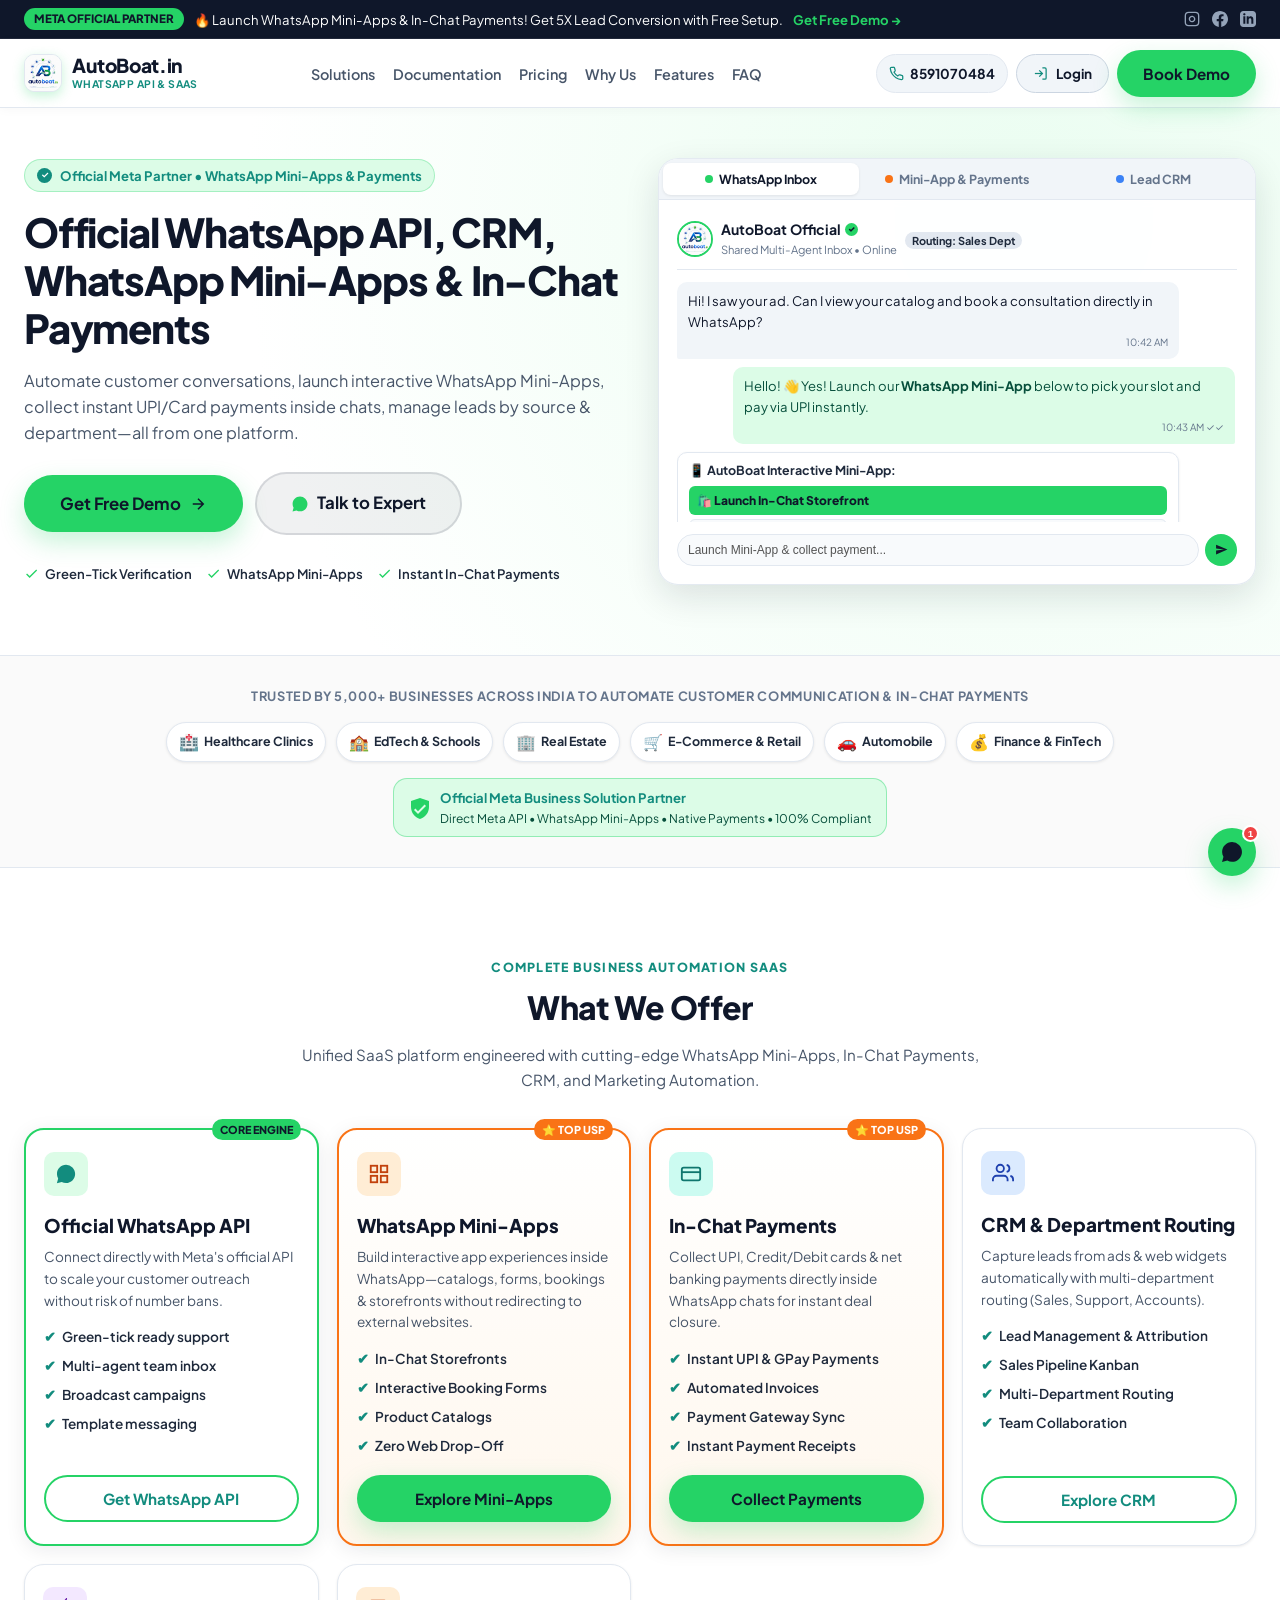
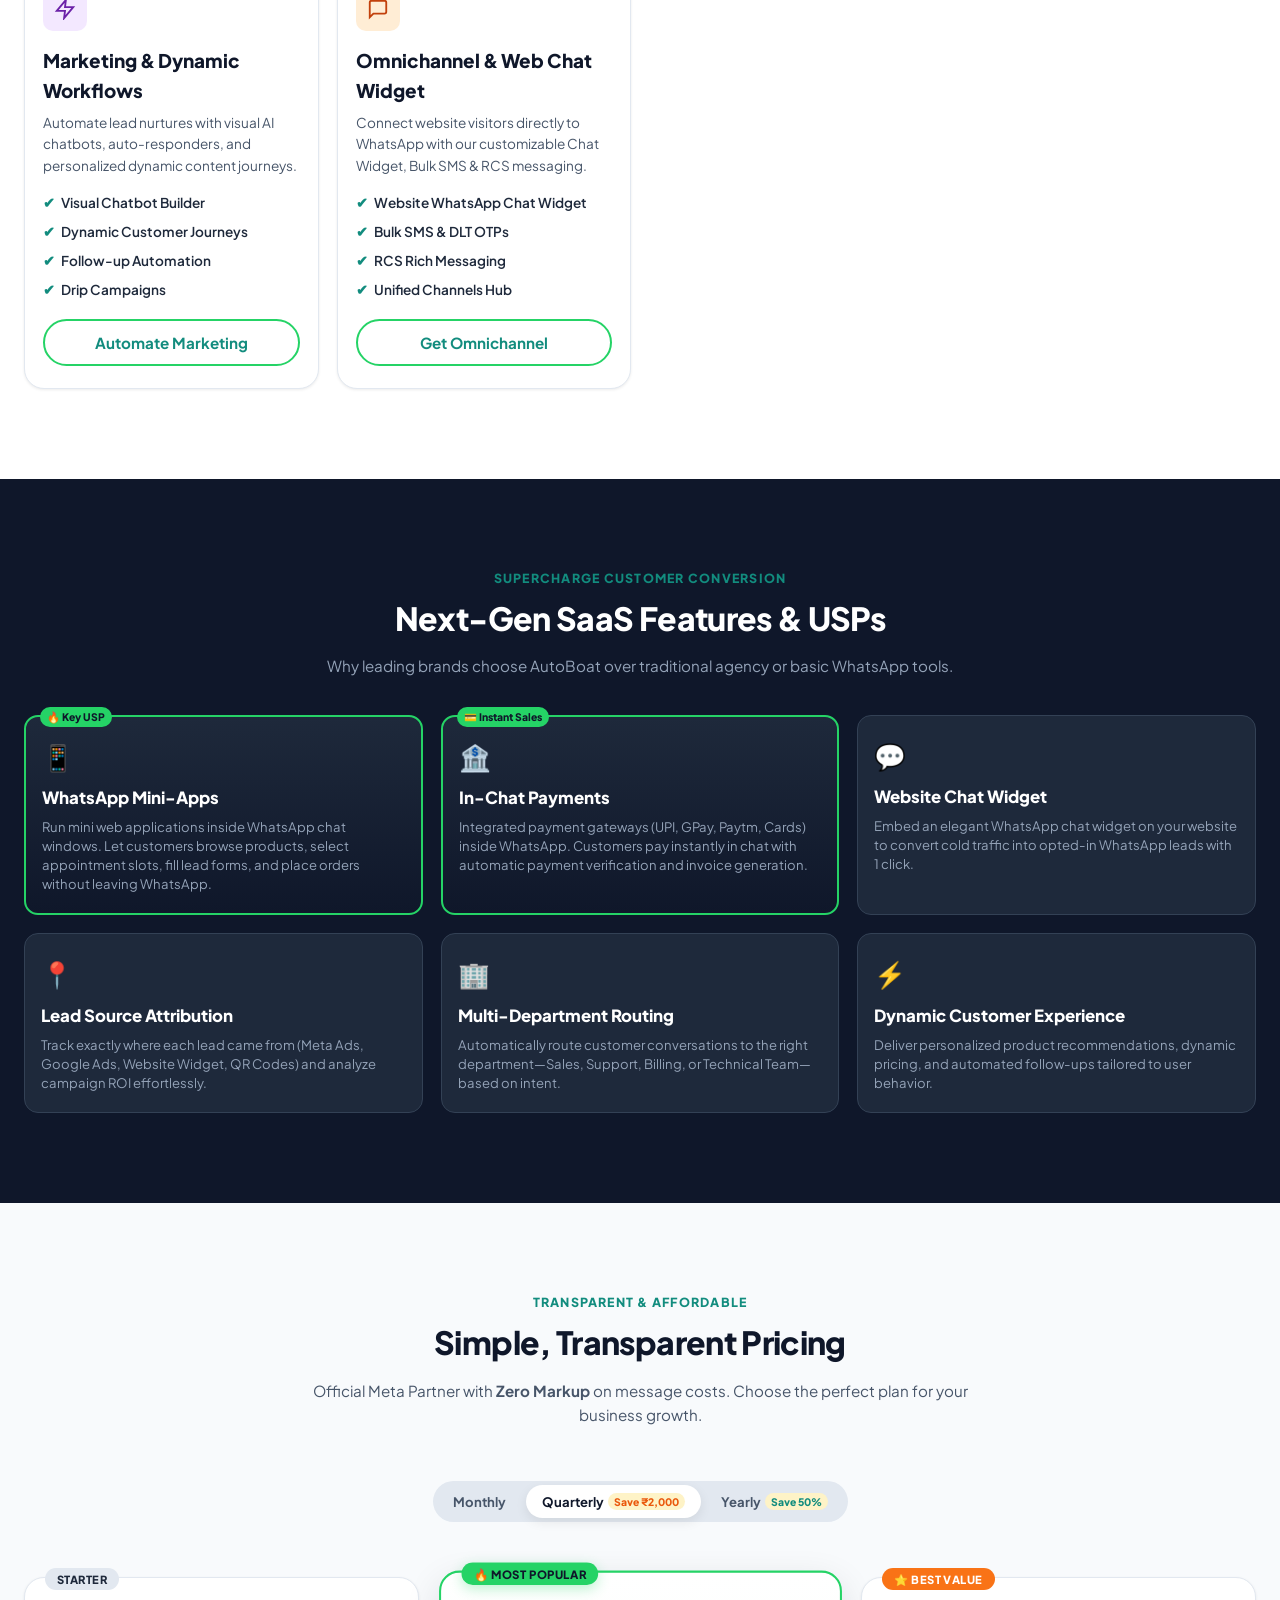
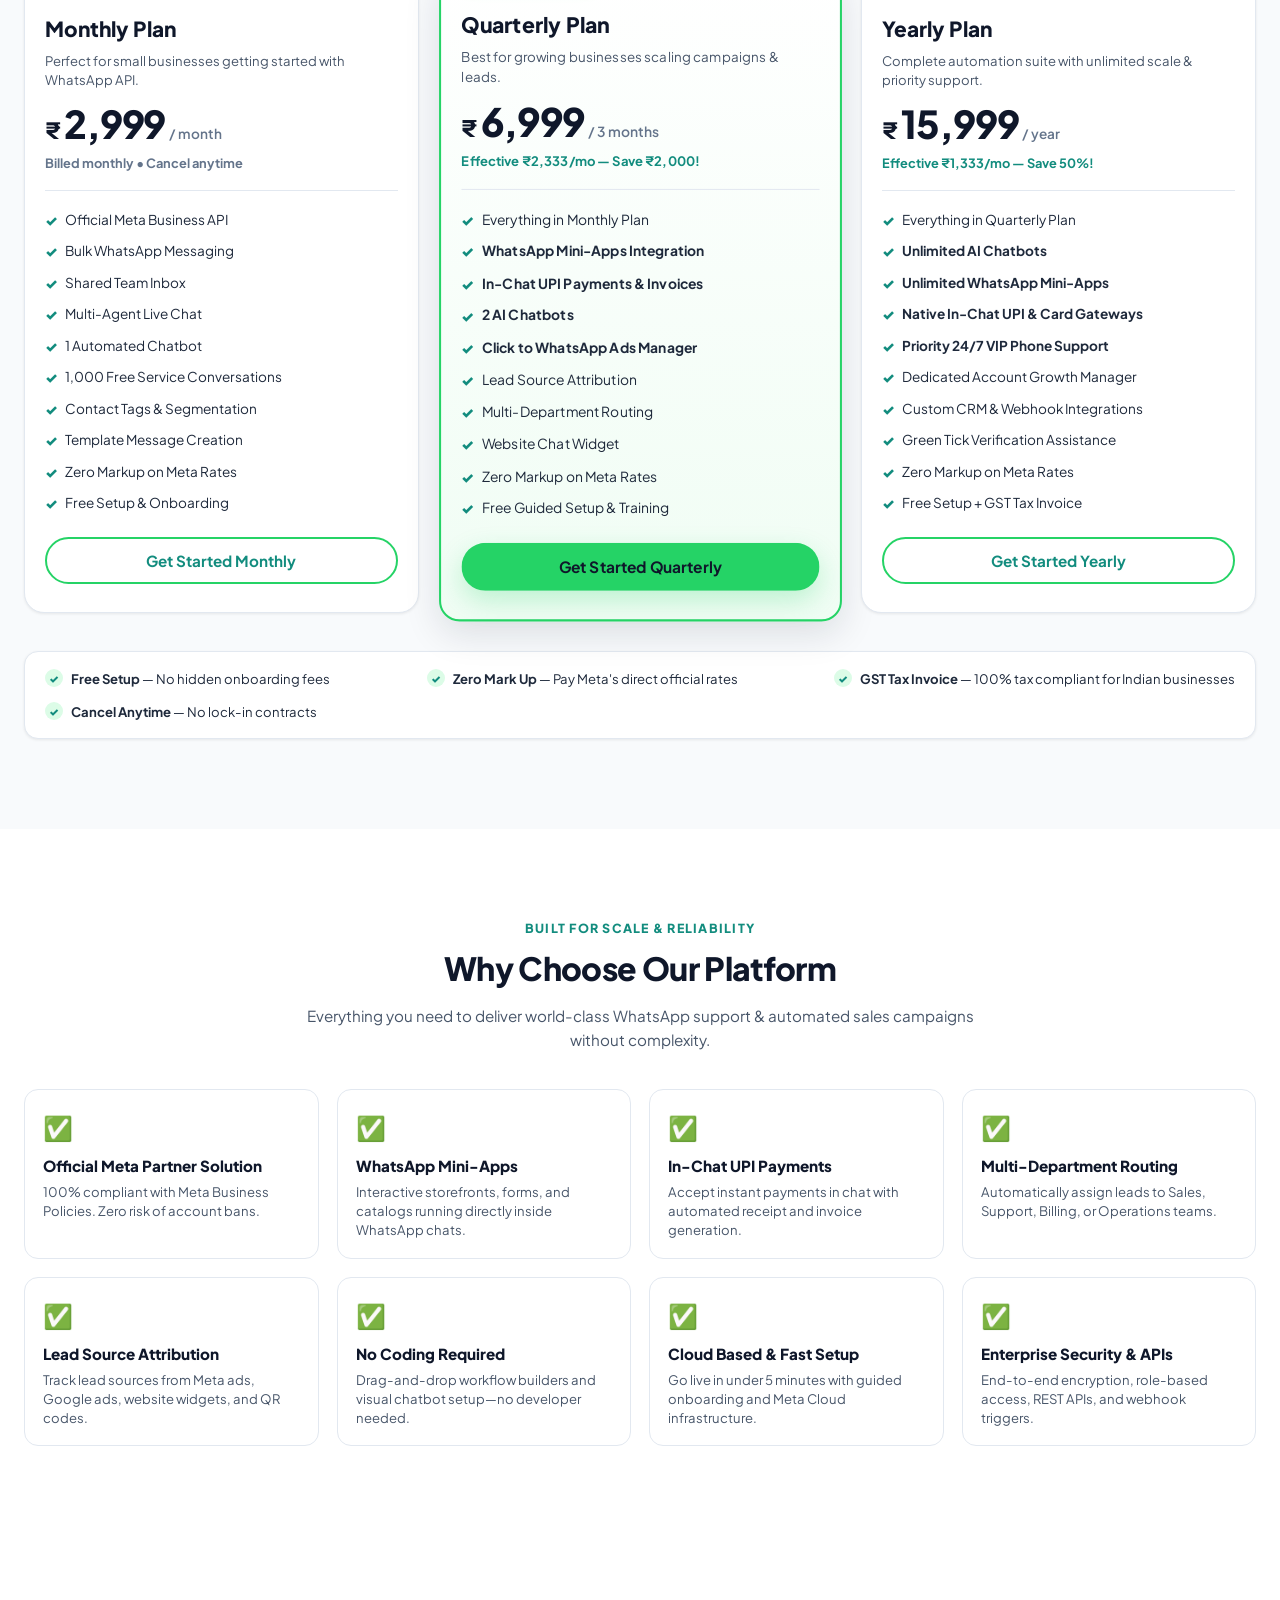
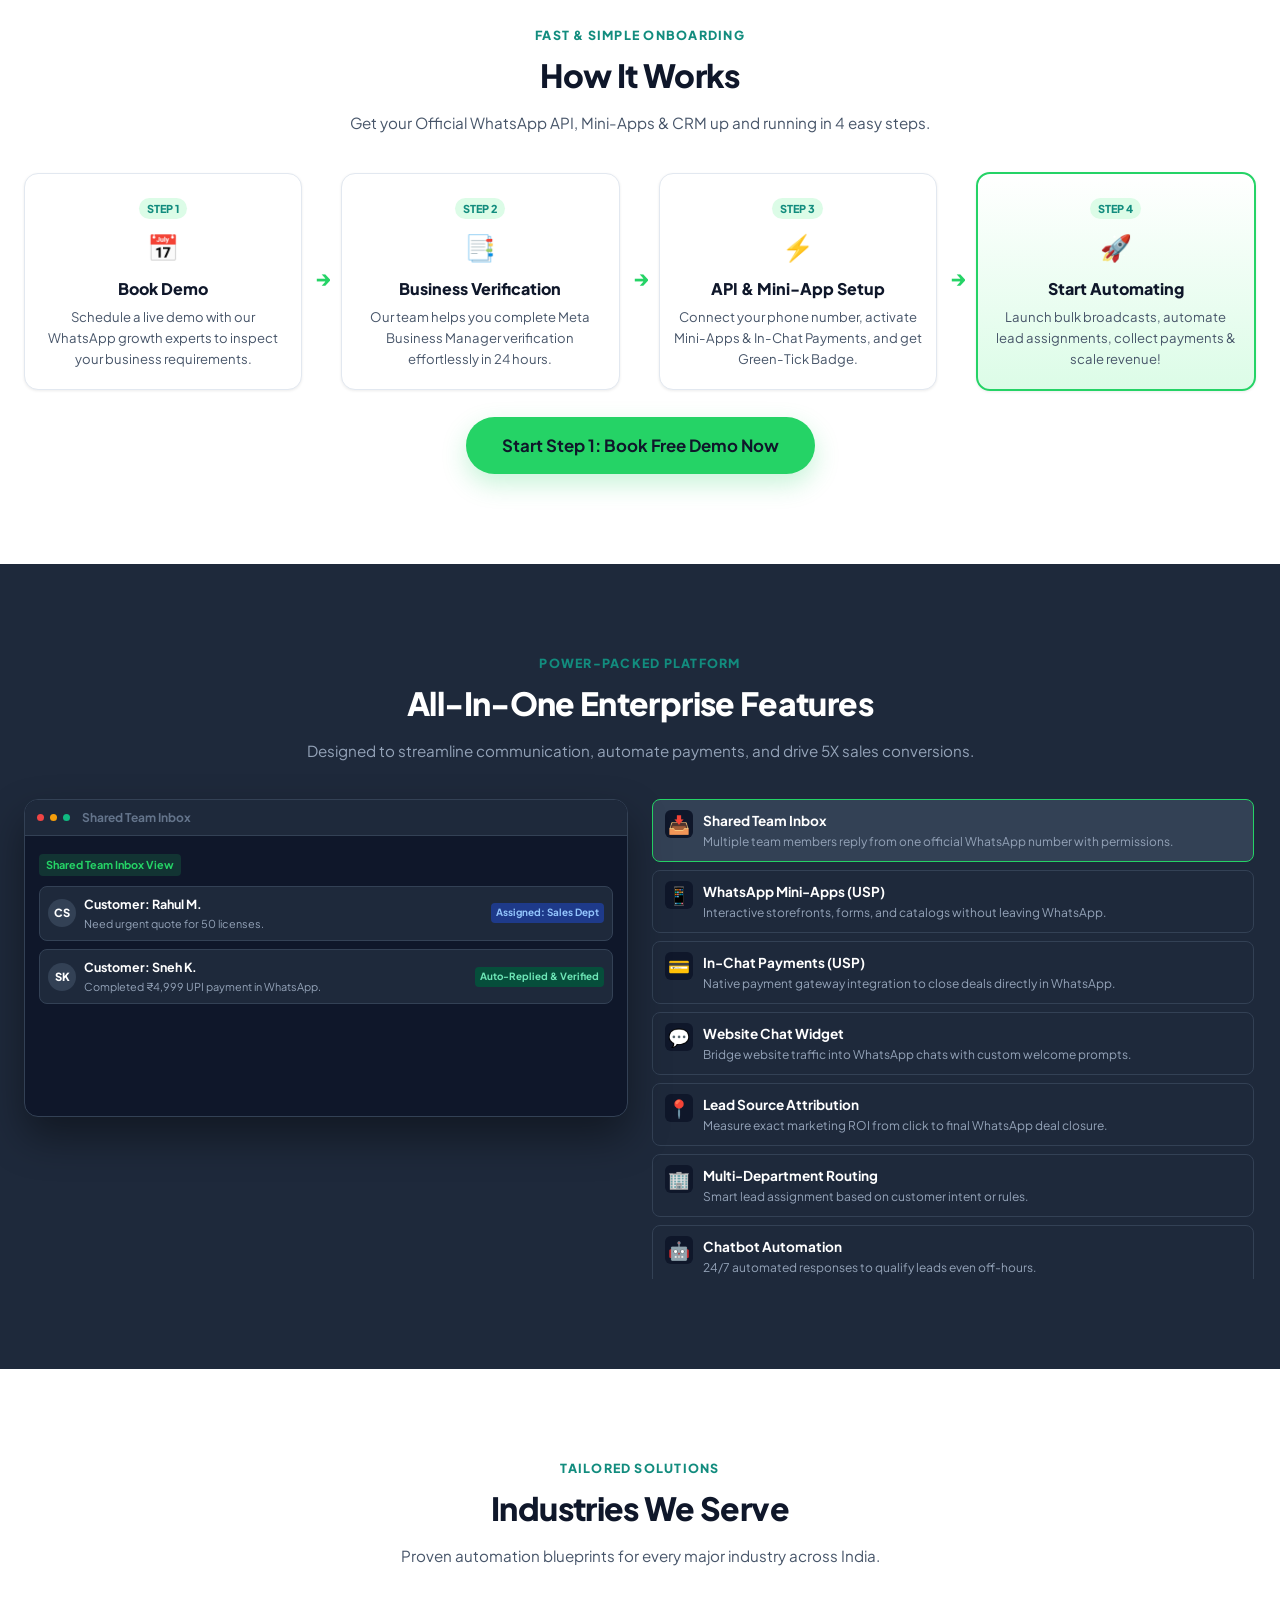
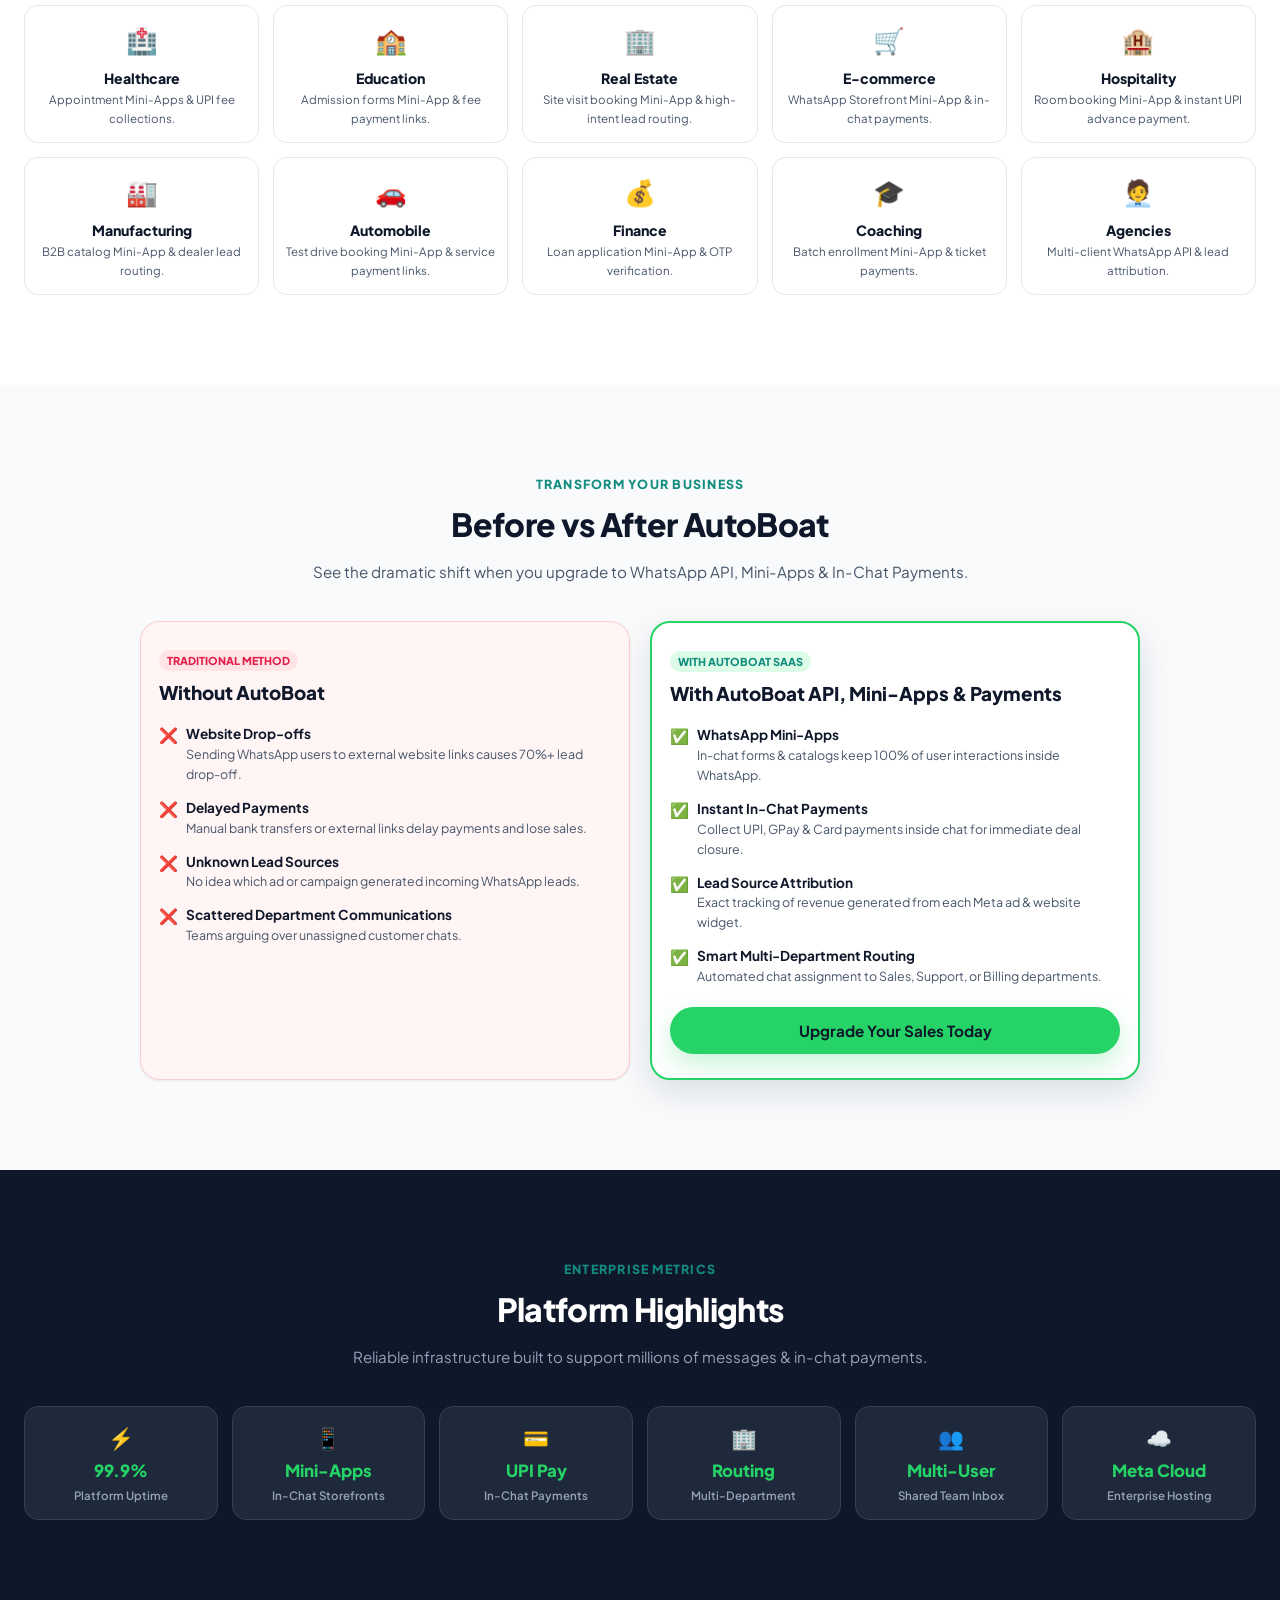
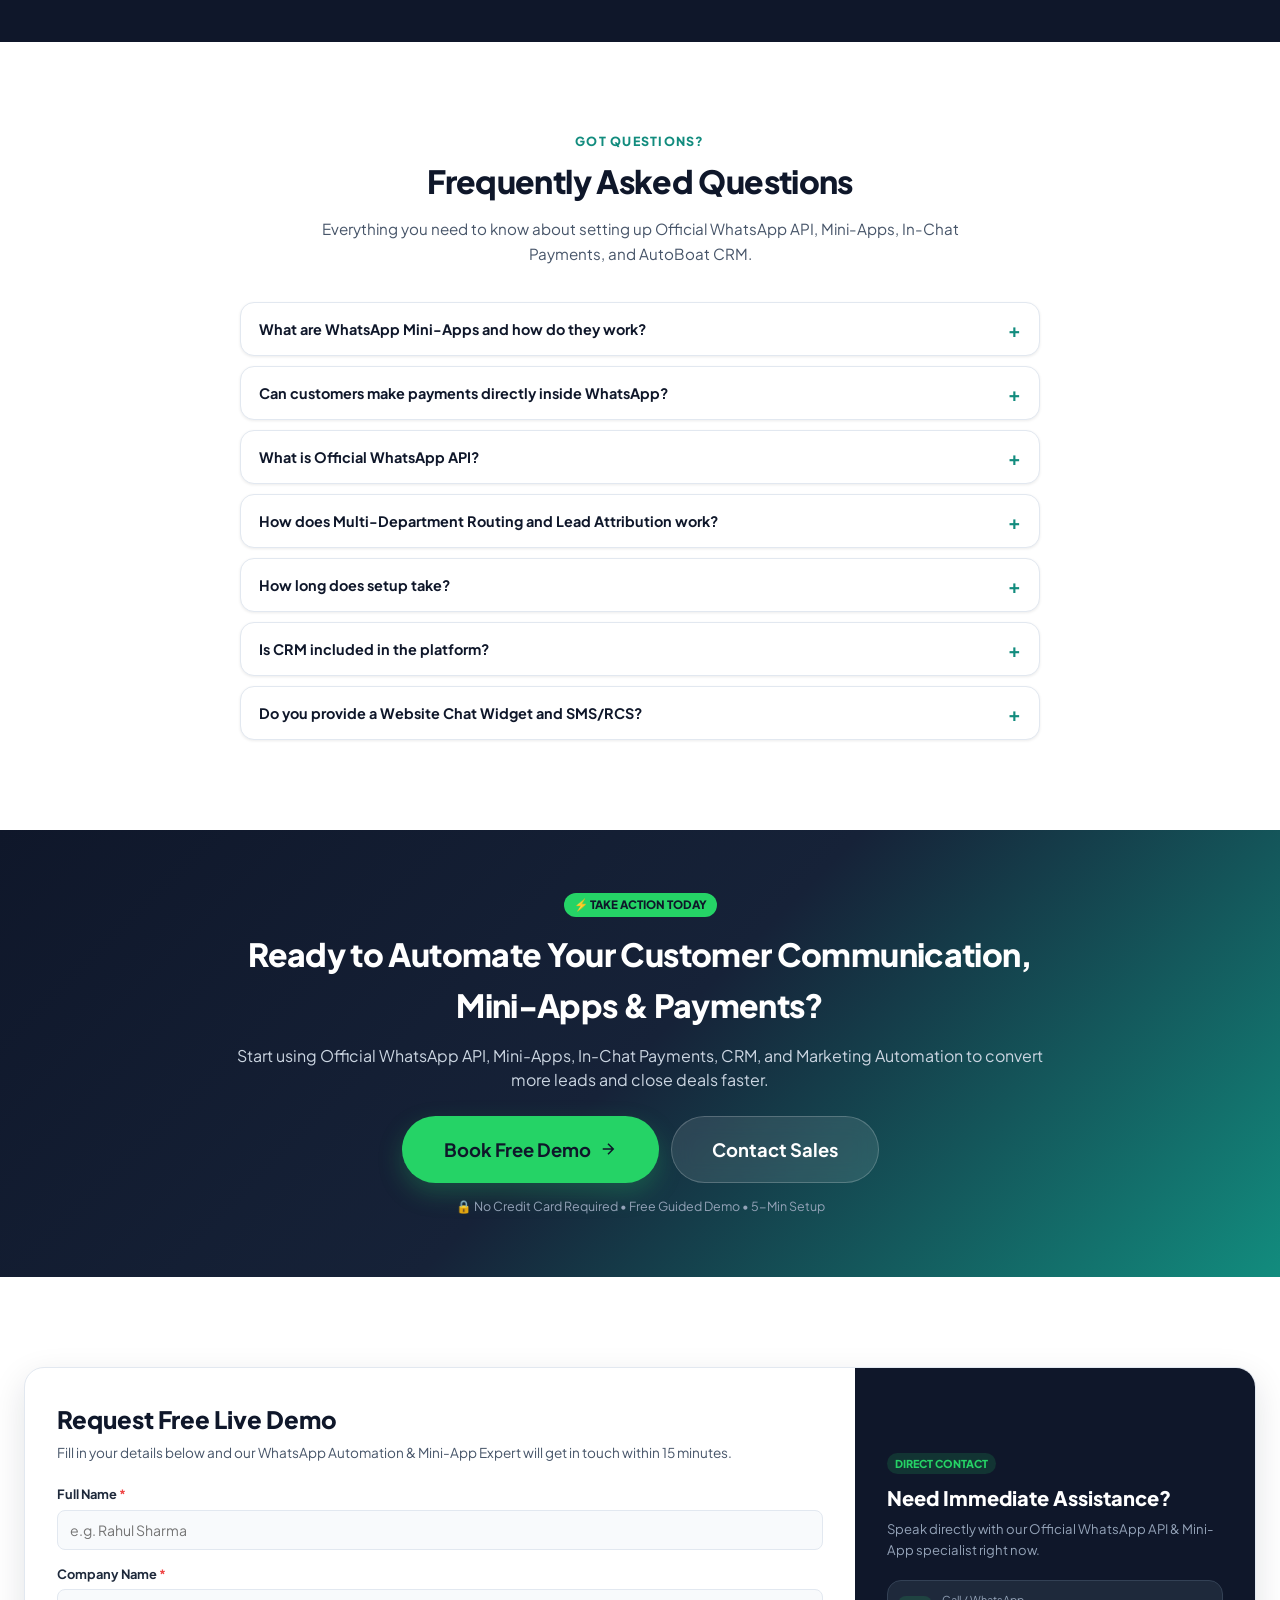
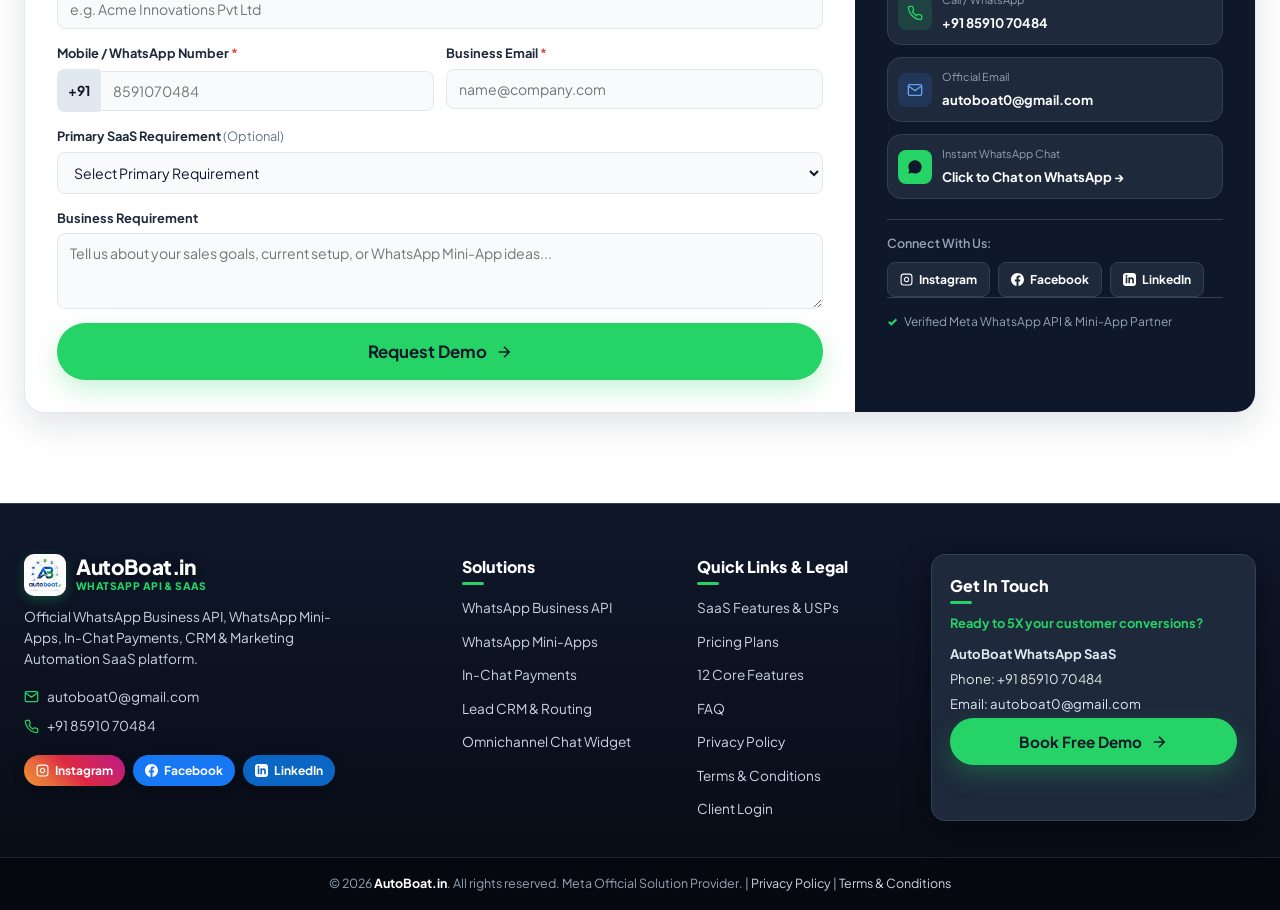
<file: index.html>
<!DOCTYPE html>
<html lang="en">
<head>
  <meta charset="UTF-8" />
  <meta name="viewport" content="width=device-width, initial-scale=1.0" />
  <title>AutoBoat.in - Official WhatsApp API, CRM, Mini-Apps & In-Chat Payments</title>
  <meta name="description" content="Automate customer conversations, launch WhatsApp Mini-Apps, collect in-chat payments, manage leads, and scale sales with Official WhatsApp Business API & CRM." />
  <link rel="icon" type="image/jpeg" href="autoboat-logo.jpg" />
  
  <!-- Google Fonts -->
  <link rel="preconnect" href="https://fonts.googleapis.com">
  <link rel="preconnect" href="https://fonts.gstatic.com" crossorigin>
  <link href="https://fonts.googleapis.com/css2?family=Plus+Jakarta+Sans:wght@400;500;600;700;800&family=Inter:wght@400;500;600;700&display=swap" rel="stylesheet">
  
  <!-- CSS Stylesheet -->
  <link rel="stylesheet" href="styles.css" />
</head>
<body>

  <!-- Top Announcement Bar -->
  <div class="announcement-bar">
    <div class="container announcement-content">
      <div class="announcement-left">
        <span class="badge-mini">Meta Official Partner</span>
        <p>🔥 Launch WhatsApp Mini-Apps & In-Chat Payments! Get 5X Lead Conversion with Free Setup.</p>
        <a href="#demo-form" class="announcement-link">Get Free Demo &rarr;</a>
      </div>
      <div class="announcement-socials">
        <a href="https://www.instagram.com/autoboat0" target="_blank" rel="noopener" aria-label="Instagram" class="top-social-link">
          <svg viewBox="0 0 24 24" fill="none" stroke="currentColor" stroke-width="2"><rect x="2" y="2" width="20" height="20" rx="5" ry="5"/><path d="M16 11.37A4 4 0 1 1 12.63 8 4 4 0 0 1 16 11.37z"/><line x1="17.5" y1="6.5" x2="17.51" y2="6.5"/></svg>
        </a>
        <a href="https://www.facebook.com/profile.php?id=61591389632653" target="_blank" rel="noopener" aria-label="Facebook" class="top-social-link">
          <svg viewBox="0 0 24 24" fill="currentColor"><path d="M24 12.073c0-6.627-5.373-12-12-12s-12 5.373-12 12c0 5.99 4.388 10.954 10.125 11.854v-8.385H7.078v-3.47h3.047V9.43c0-3.007 1.792-4.669 4.533-4.669 1.312 0 2.686.235 2.686.235v2.953H15.83c-1.491 0-1.956.925-1.956 1.874v2.25h3.328l-.532 3.47h-2.796v8.385C19.612 23.027 24 18.062 24 12.073z"/></svg>
        </a>
        <a href="https://www.linkedin.com/company/autoboat0" target="_blank" rel="noopener" aria-label="LinkedIn" class="top-social-link">
          <svg viewBox="0 0 24 24" fill="currentColor"><path d="M19 0h-14c-2.761 0-5 2.239-5 5v14c0 2.761 2.239 5 5 5h14c2.762 0 5-2.239 5-5v-14c0-2.761-2.238-5-5-5zm-11 19h-3v-11h3v11zm-1.5-12.268c-.966 0-1.75-.79-1.75-1.764s.784-1.764 1.75-1.764 1.75.79 1.75 1.764-.783 1.764-1.75 1.764zm13.5 12.268h-3v-5.604c0-3.368-4-3.113-4 0v5.604h-3v-11h3v1.765c1.396-2.586 7-2.777 7 2.476v6.759z"/></svg>
        </a>
      </div>
    </div>
  </div>

  <!-- Header / Navigation -->
  <header class="site-header" id="header">
    <div class="container header-container">
      <a href="#" class="logo-group">
        <img src="autoboat-logo.jpg" alt="AutoBoat Logo" class="brand-logo-img" />
        <div class="logo-text">
          <span class="brand-name">AutoBoat.in</span>
          <span class="brand-sub">WhatsApp API & SaaS</span>
        </div>
      </a>

      <!-- Updated Header Navigation Order: Solutions → Documentation → Pricing → Why Us → Features → FAQ -->
      <nav class="main-nav" id="mainNav">
        <ul class="nav-list">
          <li><a href="#offerings" class="nav-link">Solutions</a></li>
          <li><a href="https://helpdocumentation.gitbook.io/user" class="nav-link">Documentation</a></li>
          <li><a href="#pricing" class="nav-link">Pricing</a></li>
          <li><a href="#why-us" class="nav-link">Why Us</a></li>
          <li><a href="#features" class="nav-link">Features</a></li>
          <li><a href="#faq" class="nav-link">FAQ</a></li>
          <li class="mobile-only-nav-item">
            <a href="tel:8591070484" class="phone-link full-width">
              <svg viewBox="0 0 24 24" fill="none" stroke="currentColor" stroke-width="2" class="icon-sm">
                <path d="M22 16.92v3a2 2 0 0 1-2.18 2 19.79 19.79 0 0 1-8.63-3.07 19.5 19.5 0 0 1-6-6 19.79 19.79 0 0 1-3.07-8.67A2 2 0 0 1 4.11 2h3a2 2 0 0 1 2 1.72 12.84 12.84 0 0 0 .7 2.81 2 2 0 0 1-.45 2.11L8.09 9.91a16 16 0 0 0 6 6l1.27-1.27a2 2 0 0 1 2.11-.45 12.84 12.84 0 0 0 2.81.7A2 2 0 0 1 22 16.92z"/>
              </svg>
              <span>Call: 8591070484</span>
            </a>
          </li>
          <li class="mobile-only-nav-item">
            <button class="btn btn-primary full-width open-demo-modal">Book Free Demo</button>
          </li>
        </ul>
      </nav>

      <div class="header-actions">
        <a href="tel:8591070484" class="phone-link">
          <svg viewBox="0 0 24 24" fill="none" stroke="currentColor" stroke-width="2" class="icon-sm">
            <path d="M22 16.92v3a2 2 0 0 1-2.18 2 19.79 19.79 0 0 1-8.63-3.07 19.5 19.5 0 0 1-6-6 19.79 19.79 0 0 1-3.07-8.67A2 2 0 0 1 4.11 2h3a2 2 0 0 1 2 1.72 12.84 12.84 0 0 0 .7 2.81 2 2 0 0 1-.45 2.11L8.09 9.91a16 16 0 0 0 6 6l1.27-1.27a2 2 0 0 1 2.11-.45 12.84 12.84 0 0 0 2.81.7A2 2 0 0 1 22 16.92z"/>
          </svg>
          <span>8591070484</span>
        </a>
        
        <!-- LOGIN BUTTON REDIRECTING TO https://wa.autoboat.in/login -->
        <a href="https://wa.autoboat.in/login" target="_blank" rel="noopener" class="btn btn-secondary btn-sm nav-login-btn">
          <svg viewBox="0 0 24 24" fill="none" stroke="currentColor" stroke-width="2" class="icon-sm"><path d="M15 3h4a2 2 0 0 1 2 2v14a2 2 0 0 1-2 2h-4"/><polyline points="10 17 15 12 10 7"/><line x1="15" y1="12" x2="3" y2="12"/></svg>
          <span>Login</span>
        </a>

        <button class="btn btn-primary open-demo-modal">Book Demo</button>
        
        <button class="mobile-menu-btn" id="mobileMenuBtn" aria-label="Toggle Navigation">
          <span></span><span></span><span></span>
        </button>
      </div>
    </div>
  </header>

  <main>
    <!-- SECTION 1: HERO SECTION -->
    <section class="hero-section" id="hero">
      <div class="container hero-container">
        <div class="hero-content">
          <div class="hero-partner-badge">
            <span class="meta-icon">✓</span> Official Meta Partner • WhatsApp Mini-Apps & Payments
          </div>
          <h1 class="hero-headline">
            Official WhatsApp API, CRM, WhatsApp Mini-Apps & In-Chat Payments
          </h1>
          <p class="hero-subheadline">
            Automate customer conversations, launch interactive WhatsApp Mini-Apps, collect instant UPI/Card payments inside chats, manage leads by source & department—all from one platform.
          </p>

          <div class="hero-cta-group">
            <button class="btn btn-primary btn-lg open-demo-modal">
              <span>Get Free Demo</span>
              <svg viewBox="0 0 24 24" fill="none" stroke="currentColor" stroke-width="2" class="btn-arrow"><path d="M5 12h14M12 5l7 7-7 7"/></svg>
            </button>
            <a href="https://wa.me/918591070484?text=Hi%20AutoBoat,%20I%20want%20to%20see%20a%20demo%20of%20WhatsApp%20Mini-Apps%20%26%20Payments." target="_blank" rel="noopener" class="btn btn-secondary btn-lg">
              <svg viewBox="0 0 24 24" fill="currentColor" class="whatsapp-btn-icon"><path d="M12.04 2c-5.46 0-9.91 4.45-9.91 9.91 0 1.75.46 3.45 1.32 4.95L2.05 22l5.25-1.38c1.45.79 3.08 1.21 4.74 1.21 5.46 0 9.91-4.45 9.91-9.91 0-2.65-1.03-5.14-2.9-7.01A9.84 9.84 0 0 0 12.04 2z"/></svg>
              <span>Talk to Expert</span>
            </a>
          </div>

          <div class="hero-trust-highlights">
            <div class="trust-pill">
              <svg viewBox="0 0 24 24" class="check-icon"><path fill="currentColor" d="M9 16.17L4.83 12l-1.42 1.41L9 19 21 7l-1.41-1.41z"/></svg>
              <span>Green-Tick Verification</span>
            </div>
            <div class="trust-pill">
              <svg viewBox="0 0 24 24" class="check-icon"><path fill="currentColor" d="M9 16.17L4.83 12l-1.42 1.41L9 19 21 7l-1.41-1.41z"/></svg>
              <span>WhatsApp Mini-Apps</span>
            </div>
            <div class="trust-pill">
              <svg viewBox="0 0 24 24" class="check-icon"><path fill="currentColor" d="M9 16.17L4.83 12l-1.42 1.41L9 19 21 7l-1.41-1.41z"/></svg>
              <span>Instant In-Chat Payments</span>
            </div>
          </div>
        </div>

        <!-- Hero Right Side Showcase -->
        <div class="hero-showcase">
          <div class="showcase-card glass-panel">
            <div class="showcase-tabs">
              <button class="showcase-tab active" data-tab="tab-whatsapp">
                <span class="tab-dot green"></span> WhatsApp Inbox
              </button>
              <button class="showcase-tab" data-tab="tab-miniapp">
                <span class="tab-dot orange"></span> Mini-App & Payments
              </button>
              <button class="showcase-tab" data-tab="tab-crm">
                <span class="tab-dot blue"></span> Lead CRM
              </button>
            </div>

            <div class="tab-content active" id="tab-whatsapp">
              <div class="mockup-chat-header">
                <img src="autoboat-logo.jpg" alt="AutoBoat Logo" class="chat-avatar-img" />
                <div class="chat-info">
                  <div class="chat-name">
                    AutoBoat Official
                    <span class="green-tick-badge" title="Official Verified Account">✓</span>
                  </div>
                  <div class="chat-sub">Shared Multi-Agent Inbox • Online</div>
                </div>
                <div class="chat-header-actions">
                  <span class="badge-agent">Routing: Sales Dept</span>
                </div>
              </div>

              <div class="mockup-chat-body">
                <div class="chat-msg msg-received">
                  <div class="msg-text">Hi! I saw your ad. Can I view your catalog and book a consultation directly in WhatsApp?</div>
                  <span class="msg-time">10:42 AM</span>
                </div>

                <div class="chat-msg msg-sent">
                  <div class="msg-text">Hello! 👋 Yes! Launch our <strong>WhatsApp Mini-App</strong> below to pick your slot and pay via UPI instantly.</div>
                  <span class="msg-time">10:43 AM ✓✓</span>
                </div>

                <div class="chat-msg msg-interactive">
                  <div class="interactive-title">📱 AutoBoat Interactive Mini-App:</div>
                  <div class="interactive-buttons">
                    <span class="i-btn highlight-btn">🛍️ Launch In-Chat Storefront</span>
                    <span class="i-btn">💳 Pay ₹499 via UPI / GPay</span>
                    <span class="i-btn">📊 Lead Source: Meta Ad #204</span>
                  </div>
                </div>

                <div class="chat-msg msg-sent auto-response">
                  <div class="msg-text">⚡ <em>Payment Verified!</em> Invoice generated & Lead routed to Sales Department.</div>
                  <span class="msg-time">10:43 AM ✓✓</span>
                </div>
              </div>

              <div class="mockup-chat-footer">
                <input type="text" placeholder="Type a message or trigger mini-app..." disabled value="Launch Mini-App & collect payment..." />
                <button class="chat-send-btn">
                  <svg viewBox="0 0 24 24" fill="currentColor"><path d="M2.01 21L23 12 2.01 3 2 10l15 2-15 2z"/></svg>
                </button>
              </div>
            </div>

            <div class="tab-content" id="tab-miniapp">
              <div class="mockup-miniapp-header">
                <div class="b-title">📱 WhatsApp Mini-Apps & In-Chat Commerce</div>
                <span class="b-status active-pulse">Zero Friction</span>
              </div>
              <div class="miniapp-screen-mock">
                <div class="miniapp-top-bar">
                  <span>🛍️ AutoBoat Storefront Mini-App</span>
                  <span class="close-x">✕</span>
                </div>
                <div class="miniapp-card-item">
                  <div class="mini-prod-info">
                    <strong>Enterprise WhatsApp API Setup</strong>
                    <p>Green-Tick + 5 Multi-Agent Licenses</p>
                  </div>
                  <span class="mini-price">₹4,999</span>
                </div>
                <div class="payment-method-selector">
                  <div class="pay-option active">
                    <span>⚡ UPI / GPay / PhonePe</span>
                    <span class="tick">✓</span>
                  </div>
                  <div class="pay-option">
                    <span>💳 Credit / Debit Card</span>
                  </div>
                </div>
                <button class="btn btn-primary btn-block btn-sm" style="margin-top:10px;">Pay ₹4,999 Inside WhatsApp &rarr;</button>
              </div>
            </div>

            <div class="tab-content" id="tab-crm">
              <div class="mockup-crm-header">
                <div class="crm-title">Sales CRM & Department Routing</div>
                <span class="crm-stat">Source Attribution: 100% Active</span>
              </div>
              <div class="crm-columns">
                <div class="crm-col">
                  <div class="crm-col-header">Sales Dept <span class="count">14</span></div>
                  <div class="crm-card">
                    <div class="lead-name">Vikram Malhotra</div>
                    <div class="lead-source">Source: Instagram Meta Ad</div>
                    <div class="lead-value">₹2,50,000</div>
                    <span class="lead-tag green">Paid via Mini-App</span>
                  </div>
                </div>

                <div class="crm-col">
                  <div class="crm-col-header">Support Dept <span class="count">8</span></div>
                  <div class="crm-card highlight-card">
                    <div class="lead-name">Anand Tech Solutions</div>
                    <div class="lead-source">Source: Web Chat Widget</div>
                    <div class="lead-value">₹5,00,000</div>
                    <span class="lead-tag purple">Routed to Tech Support</span>
                  </div>
                </div>

                <div class="crm-col">
                  <div class="crm-col-header">Closed Deals <span class="count">42</span></div>
                  <div class="crm-card win-card">
                    <div class="lead-name">Apex Healthcare</div>
                    <div class="lead-source">Source: WhatsApp Mini-App</div>
                    <div class="lead-value">₹8,50,000</div>
                    <span class="lead-tag success">UPI Confirmed</span>
                  </div>
                </div>
              </div>
            </div>
          </div>
        </div>
      </div>
    </section>

    <!-- SECTION 2: TRUSTED BY -->
    <section class="trusted-section">
      <div class="container">
        <p class="trusted-headline">Trusted by 5,000+ businesses across India to automate customer communication & in-chat payments</p>
        
        <div class="trusted-logos-grid">
          <div class="trusted-item"><span class="trusted-icon">🏥</span><span class="trusted-name">Healthcare Clinics</span></div>
          <div class="trusted-item"><span class="trusted-icon">🏫</span><span class="trusted-name">EdTech & Schools</span></div>
          <div class="trusted-item"><span class="trusted-icon">🏢</span><span class="trusted-name">Real Estate</span></div>
          <div class="trusted-item"><span class="trusted-icon">🛒</span><span class="trusted-name">E-Commerce & Retail</span></div>
          <div class="trusted-item"><span class="trusted-icon">🚗</span><span class="trusted-name">Automobile</span></div>
          <div class="trusted-item"><span class="trusted-icon">💰</span><span class="trusted-name">Finance & FinTech</span></div>
        </div>

        <div class="trusted-meta-banner">
          <div class="meta-seal">
            <svg viewBox="0 0 24 24" class="svg-seal"><path fill="#25D366" d="M12 2L3 5v6c0 5.55 3.84 10.74 9 12 5.16-1.26 9-6.45 9-12V5l-9-3zm-2 16l-4-4 1.41-1.41L10 15.17l6.59-6.59L18 10l-8 8z"/></svg>
            <div>
              <strong>Official Meta Business Solution Partner</strong>
              <p>Direct Meta API • WhatsApp Mini-Apps • Native Payments • 100% Compliant</p>
            </div>
          </div>
        </div>
      </div>
    </section>

    <!-- SECTION 3: WHAT WE OFFER -->
    <section class="offerings-section section-padding" id="offerings">
      <div class="container">
        <div class="section-header text-center">
          <span class="section-subtitle">Complete Business Automation SaaS</span>
          <h2 class="section-title">What We Offer</h2>
          <p class="section-desc">Unified SaaS platform engineered with cutting-edge WhatsApp Mini-Apps, In-Chat Payments, CRM, and Marketing Automation.</p>
        </div>

        <div class="offerings-grid">
          <div class="offer-card offer-featured">
            <div class="offer-badge">Core Engine</div>
            <div class="offer-icon-wrapper green-bg">
              <svg viewBox="0 0 24 24" fill="currentColor" class="card-svg"><path d="M12.04 2c-5.46 0-9.91 4.45-9.91 9.91 0 1.75.46 3.45 1.32 4.95L2.05 22l5.25-1.38c1.45.79 3.08 1.21 4.74 1.21 5.46 0 9.91-4.45 9.91-9.91 0-2.65-1.03-5.14-2.9-7.01A9.84 9.84 0 0 0 12.04 2z"/></svg>
            </div>
            <h3 class="offer-title">Official WhatsApp API</h3>
            <p class="offer-summary">Connect directly with Meta's official API to scale your customer outreach without risk of number bans.</p>
            <ul class="offer-list">
              <li><span class="check-mark">✔</span> Green-tick ready support</li>
              <li><span class="check-mark">✔</span> Multi-agent team inbox</li>
              <li><span class="check-mark">✔</span> Broadcast campaigns</li>
              <li><span class="check-mark">✔</span> Template messaging</li>
            </ul>
            <button class="btn btn-outline full-width open-demo-modal">Get WhatsApp API</button>
          </div>

          <div class="offer-card offer-featured-usp">
            <div class="offer-badge star-badge">⭐ Top USP</div>
            <div class="offer-icon-wrapper orange-bg">
              <svg viewBox="0 0 24 24" fill="none" stroke="currentColor" stroke-width="2" class="card-svg"><rect x="3" y="3" width="7" height="7"/><rect x="14" y="3" width="7" height="7"/><rect x="14" y="14" width="7" height="7"/><rect x="3" y="14" width="7" height="7"/></svg>
            </div>
            <h3 class="offer-title">WhatsApp Mini-Apps</h3>
            <p class="offer-summary">Build interactive app experiences inside WhatsApp—catalogs, forms, bookings & storefronts without redirecting to external websites.</p>
            <ul class="offer-list">
              <li><span class="check-mark">✔</span> In-Chat Storefronts</li>
              <li><span class="check-mark">✔</span> Interactive Booking Forms</li>
              <li><span class="check-mark">✔</span> Product Catalogs</li>
              <li><span class="check-mark">✔</span> Zero Web Drop-Off</li>
            </ul>
            <button class="btn btn-primary full-width open-demo-modal">Explore Mini-Apps</button>
          </div>

          <div class="offer-card offer-featured-usp">
            <div class="offer-badge star-badge">⭐ Top USP</div>
            <div class="offer-icon-wrapper teal-bg">
              <svg viewBox="0 0 24 24" fill="none" stroke="currentColor" stroke-width="2" class="card-svg"><rect x="2" y="5" width="20" height="14" rx="2"/><line x1="2" y1="10" x2="22" y2="10"/></svg>
            </div>
            <h3 class="offer-title">In-Chat Payments</h3>
            <p class="offer-summary">Collect UPI, Credit/Debit cards & net banking payments directly inside WhatsApp chats for instant deal closure.</p>
            <ul class="offer-list">
              <li><span class="check-mark">✔</span> Instant UPI & GPay Payments</li>
              <li><span class="check-mark">✔</span> Automated Invoices</li>
              <li><span class="check-mark">✔</span> Payment Gateway Sync</li>
              <li><span class="check-mark">✔</span> Instant Payment Receipts</li>
            </ul>
            <button class="btn btn-primary full-width open-demo-modal">Collect Payments</button>
          </div>

          <div class="offer-card">
            <div class="offer-icon-wrapper blue-bg">
              <svg viewBox="0 0 24 24" fill="none" stroke="currentColor" stroke-width="2" class="card-svg"><path d="M17 21v-2a4 4 0 0 0-4-4H5a4 4 0 0 0-4 4v2"/><circle cx="9" cy="7" r="4"/><path d="M23 21v-2a4 4 0 0 0-3-3.87"/><path d="M16 3.13a4 4 0 0 1 0 7.75"/></svg>
            </div>
            <h3 class="offer-title">CRM & Department Routing</h3>
            <p class="offer-summary">Capture leads from ads & web widgets automatically with multi-department routing (Sales, Support, Accounts).</p>
            <ul class="offer-list">
              <li><span class="check-mark">✔</span> Lead Management & Attribution</li>
              <li><span class="check-mark">✔</span> Sales Pipeline Kanban</li>
              <li><span class="check-mark">✔</span> Multi-Department Routing</li>
              <li><span class="check-mark">✔</span> Team Collaboration</li>
            </ul>
            <button class="btn btn-outline full-width open-demo-modal">Explore CRM</button>
          </div>

          <div class="offer-card">
            <div class="offer-icon-wrapper purple-bg">
              <svg viewBox="0 0 24 24" fill="none" stroke="currentColor" stroke-width="2" class="card-svg"><path d="M13 2L3 14h9l-1 8 10-12h-9l1-8z"/></svg>
            </div>
            <h3 class="offer-title">Marketing & Dynamic Workflows</h3>
            <p class="offer-summary">Automate lead nurtures with visual AI chatbots, auto-responders, and personalized dynamic content journeys.</p>
            <ul class="offer-list">
              <li><span class="check-mark">✔</span> Visual Chatbot Builder</li>
              <li><span class="check-mark">✔</span> Dynamic Customer Journeys</li>
              <li><span class="check-mark">✔</span> Follow-up Automation</li>
              <li><span class="check-mark">✔</span> Drip Campaigns</li>
            </ul>
            <button class="btn btn-outline full-width open-demo-modal">Automate Marketing</button>
          </div>

          <div class="offer-card">
            <div class="offer-icon-wrapper orange-bg">
              <svg viewBox="0 0 24 24" fill="none" stroke="currentColor" stroke-width="2" class="card-svg"><path d="M21 15a2 2 0 0 1-2 2H7l-4 4V5a2 2 0 0 1 2-2h14a2 2 0 0 1 2 2z"/></svg>
            </div>
            <h3 class="offer-title">Omnichannel & Web Chat Widget</h3>
            <p class="offer-summary">Connect website visitors directly to WhatsApp with our customizable Chat Widget, Bulk SMS & RCS messaging.</p>
            <ul class="offer-list">
              <li><span class="check-mark">✔</span> Website WhatsApp Chat Widget</li>
              <li><span class="check-mark">✔</span> Bulk SMS & DLT OTPs</li>
              <li><span class="check-mark">✔</span> RCS Rich Messaging</li>
              <li><span class="check-mark">✔</span> Unified Channels Hub</li>
            </ul>
            <button class="btn btn-outline full-width open-demo-modal">Get Omnichannel</button>
          </div>
        </div>
      </div>
    </section>

    <!-- SAAS MENU FEATURES SHOWCASE -->
    <section class="saas-features-highlight section-padding bg-navy text-white" id="mini-apps">
      <div class="container">
        <div class="section-header text-center">
          <span class="section-subtitle text-green">Supercharge Customer Conversion</span>
          <h2 class="section-title text-white">Next-Gen SaaS Features & USPs</h2>
          <p class="section-desc text-muted">Why leading brands choose AutoBoat over traditional agency or basic WhatsApp tools.</p>
        </div>

        <div class="saas-usp-grid">
          <div class="usp-box highlight-border">
            <div class="usp-badge-pill">🔥 Key USP</div>
            <div class="usp-icon-wrap">📱</div>
            <h3>WhatsApp Mini-Apps</h3>
            <p>Run mini web applications inside WhatsApp chat windows. Let customers browse products, select appointment slots, fill lead forms, and place orders without leaving WhatsApp.</p>
          </div>

          <div class="usp-box highlight-border">
            <div class="usp-badge-pill">💳 Instant Sales</div>
            <div class="usp-icon-wrap">🏦</div>
            <h3>In-Chat Payments</h3>
            <p>Integrated payment gateways (UPI, GPay, Paytm, Cards) inside WhatsApp. Customers pay instantly in chat with automatic payment verification and invoice generation.</p>
          </div>

          <div class="usp-box">
            <div class="usp-icon-wrap">💬</div>
            <h3>Website Chat Widget</h3>
            <p>Embed an elegant WhatsApp chat widget on your website to convert cold traffic into opted-in WhatsApp leads with 1 click.</p>
          </div>

          <div class="usp-box">
            <div class="usp-icon-wrap">📍</div>
            <h3>Lead Source Attribution</h3>
            <p>Track exactly where each lead came from (Meta Ads, Google Ads, Website Widget, QR Codes) and analyze campaign ROI effortlessly.</p>
          </div>

          <div class="usp-box">
            <div class="usp-icon-wrap">🏢</div>
            <h3>Multi-Department Routing</h3>
            <p>Automatically route customer conversations to the right department—Sales, Support, Billing, or Technical Team—based on intent.</p>
          </div>

          <div class="usp-box">
            <div class="usp-icon-wrap">⚡</div>
            <h3>Dynamic Customer Experience</h3>
            <p>Deliver personalized product recommendations, dynamic pricing, and automated follow-ups tailored to user behavior.</p>
          </div>
        </div>
      </div>
    </section>

    <!-- PRICING SECTION WITH PROPER VISUAL SPACING -->
    <section class="pricing-section section-padding bg-light" id="pricing">
      <div class="container">
        <div class="section-header text-center pricing-header">
          <span class="section-subtitle">Transparent & Affordable</span>
          <h2 class="section-title">Simple, Transparent Pricing</h2>
          <p class="section-desc">Official Meta Partner with <strong>Zero Markup</strong> on message costs. Choose the perfect plan for your business growth.</p>
          
          <!-- Pricing Duration Switcher -->
          <div class="pricing-switcher-tabs">
            <button class="price-tab-btn" data-period="monthly">Monthly</button>
            <button class="price-tab-btn active" data-period="quarterly">Quarterly <span class="tab-badge text-orange">Save ₹2,000</span></button>
            <button class="price-tab-btn" data-period="yearly">Yearly <span class="tab-badge text-green">Save 50%</span></button>
          </div>
        </div>

        <div class="pricing-cards-grid">
          <!-- Monthly Plan -->
          <div class="price-card">
            <div class="price-badge-wrap"><span class="price-badge badge-starter">Starter</span></div>
            <h3 class="price-plan-name">Monthly Plan</h3>
            <p class="price-sub">Perfect for small businesses getting started with WhatsApp API.</p>
            <div class="price-amount-row">
              <span class="price-currency">₹</span>
              <span class="price-amount">2,999</span>
              <span class="price-period">/ month</span>
            </div>
            <p class="price-save-note">Billed monthly • Cancel anytime</p>
            <div class="price-divider"></div>
            <ul class="price-features-list">
              <li><span class="chk-icon">✓</span> Official Meta Business API</li>
              <li><span class="chk-icon">✓</span> Bulk WhatsApp Messaging</li>
              <li><span class="chk-icon">✓</span> Shared Team Inbox</li>
              <li><span class="chk-icon">✓</span> Multi-Agent Live Chat</li>
              <li><span class="chk-icon">✓</span> 1 Automated Chatbot</li>
              <li><span class="chk-icon">✓</span> 1,000 Free Service Conversations</li>
              <li><span class="chk-icon">✓</span> Contact Tags & Segmentation</li>
              <li><span class="chk-icon">✓</span> Template Message Creation</li>
              <li><span class="chk-icon">✓</span> Zero Markup on Meta Rates</li>
              <li><span class="chk-icon">✓</span> Free Setup & Onboarding</li>
            </ul>
            <button class="btn btn-outline full-width open-demo-modal">Get Started Monthly</button>
          </div>

          <!-- Quarterly Plan (Featured) -->
          <div class="price-card price-featured">
            <div class="price-badge-wrap"><span class="price-badge badge-popular">🔥 Most Popular</span></div>
            <h3 class="price-plan-name">Quarterly Plan</h3>
            <p class="price-sub">Best for growing businesses scaling campaigns & leads.</p>
            <div class="price-amount-row">
              <span class="price-currency">₹</span>
              <span class="price-amount">6,999</span>
              <span class="price-period">/ 3 months</span>
            </div>
            <p class="price-save-note text-green">Effective ₹2,333/mo — Save ₹2,000!</p>
            <div class="price-divider"></div>
            <ul class="price-features-list">
              <li><span class="chk-icon">✓</span> Everything in Monthly Plan</li>
              <li><span class="chk-icon">✓</span> <strong>WhatsApp Mini-Apps Integration</strong></li>
              <li><span class="chk-icon">✓</span> <strong>In-Chat UPI Payments & Invoices</strong></li>
              <li><span class="chk-icon">✓</span> <strong>2 AI Chatbots</strong></li>
              <li><span class="chk-icon">✓</span> <strong>Click to WhatsApp Ads Manager</strong></li>
              <li><span class="chk-icon">✓</span> Lead Source Attribution</li>
              <li><span class="chk-icon">✓</span> Multi-Department Routing</li>
              <li><span class="chk-icon">✓</span> Website Chat Widget</li>
              <li><span class="chk-icon">✓</span> Zero Markup on Meta Rates</li>
              <li><span class="chk-icon">✓</span> Free Guided Setup & Training</li>
            </ul>
            <button class="btn btn-primary full-width open-demo-modal">Get Started Quarterly</button>
          </div>

          <!-- Yearly Plan -->
          <div class="price-card">
            <div class="price-badge-wrap"><span class="price-badge badge-value">⭐ Best Value</span></div>
            <h3 class="price-plan-name">Yearly Plan</h3>
            <p class="price-sub">Complete automation suite with unlimited scale & priority support.</p>
            <div class="price-amount-row">
              <span class="price-currency">₹</span>
              <span class="price-amount">15,999</span>
              <span class="price-period">/ year</span>
            </div>
            <p class="price-save-note text-green">Effective ₹1,333/mo — Save 50%!</p>
            <div class="price-divider"></div>
            <ul class="price-features-list">
              <li><span class="chk-icon">✓</span> Everything in Quarterly Plan</li>
              <li><span class="chk-icon">✓</span> <strong>Unlimited AI Chatbots</strong></li>
              <li><span class="chk-icon">✓</span> <strong>Unlimited WhatsApp Mini-Apps</strong></li>
              <li><span class="chk-icon">✓</span> <strong>Native In-Chat UPI & Card Gateways</strong></li>
              <li><span class="chk-icon">✓</span> <strong>Priority 24/7 VIP Phone Support</strong></li>
              <li><span class="chk-icon">✓</span> Dedicated Account Growth Manager</li>
              <li><span class="chk-icon">✓</span> Custom CRM & Webhook Integrations</li>
              <li><span class="chk-icon">✓</span> Green Tick Verification Assistance</li>
              <li><span class="chk-icon">✓</span> Zero Markup on Meta Rates</li>
              <li><span class="chk-icon">✓</span> Free Setup + GST Tax Invoice</li>
            </ul>
            <button class="btn btn-outline full-width open-demo-modal">Get Started Yearly</button>
          </div>
        </div>

        <!-- Guarantee Note Row -->
        <div class="price-guarantee-row">
          <div class="p-guarantee-item">
            <span class="p-g-icon">✓</span>
            <span><strong>Free Setup</strong> — No hidden onboarding fees</span>
          </div>
          <div class="p-guarantee-item">
            <span class="p-g-icon">✓</span>
            <span><strong>Zero Mark Up</strong> — Pay Meta's direct official rates</span>
          </div>
          <div class="p-guarantee-item">
            <span class="p-g-icon">✓</span>
            <span><strong>GST Tax Invoice</strong> — 100% tax compliant for Indian businesses</span>
          </div>
          <div class="p-guarantee-item">
            <span class="p-g-icon">✓</span>
            <span><strong>Cancel Anytime</strong> — No lock-in contracts</span>
          </div>
        </div>

      </div>
    </section>

    <!-- SECTION 4: WHY CHOOSE OUR PLATFORM -->
    <section class="why-us-section section-padding" id="why-us">
      <div class="container">
        <div class="section-header text-center">
          <span class="section-subtitle">Built For Scale & Reliability</span>
          <h2 class="section-title">Why Choose Our Platform</h2>
          <p class="section-desc">Everything you need to deliver world-class WhatsApp support & automated sales campaigns without complexity.</p>
        </div>

        <div class="why-us-grid">
          <div class="why-card"><div class="why-icon">✅</div><h4>Official Meta Partner Solution</h4><p>100% compliant with Meta Business Policies. Zero risk of account bans.</p></div>
          <div class="why-card"><div class="why-icon">✅</div><h4>WhatsApp Mini-Apps</h4><p>Interactive storefronts, forms, and catalogs running directly inside WhatsApp chats.</p></div>
          <div class="why-card"><div class="why-icon">✅</div><h4>In-Chat UPI Payments</h4><p>Accept instant payments in chat with automated receipt and invoice generation.</p></div>
          <div class="why-card"><div class="why-icon">✅</div><h4>Multi-Department Routing</h4><p>Automatically assign leads to Sales, Support, Billing, or Operations teams.</p></div>
          <div class="why-card"><div class="why-icon">✅</div><h4>Lead Source Attribution</h4><p>Track lead sources from Meta ads, Google ads, website widgets, and QR codes.</p></div>
          <div class="why-card"><div class="why-icon">✅</div><h4>No Coding Required</h4><p>Drag-and-drop workflow builders and visual chatbot setup—no developer needed.</p></div>
          <div class="why-card"><div class="why-icon">✅</div><h4>Cloud Based & Fast Setup</h4><p>Go live in under 5 minutes with guided onboarding and Meta Cloud infrastructure.</p></div>
          <div class="why-card"><div class="why-icon">✅</div><h4>Enterprise Security & APIs</h4><p>End-to-end encryption, role-based access, REST APIs, and webhook triggers.</p></div>
        </div>
      </div>
    </section>

    <!-- SECTION 5: HOW IT WORKS -->
    <section class="how-it-works-section section-padding" id="how-it-works">
      <div class="container">
        <div class="section-header text-center">
          <span class="section-subtitle">Fast & Simple Onboarding</span>
          <h2 class="section-title">How It Works</h2>
          <p class="section-desc">Get your Official WhatsApp API, Mini-Apps & CRM up and running in 4 easy steps.</p>
        </div>

        <div class="steps-wrapper">
          <div class="step-card">
            <div class="step-number">Step 1</div>
            <div class="step-icon-bg">📅</div>
            <h3>Book Demo</h3>
            <p>Schedule a live demo with our WhatsApp growth experts to inspect your business requirements.</p>
          </div>
          <div class="step-arrow">↓</div>
          <div class="step-card">
            <div class="step-number">Step 2</div>
            <div class="step-icon-bg">📑</div>
            <h3>Business Verification</h3>
            <p>Our team helps you complete Meta Business Manager verification effortlessly in 24 hours.</p>
          </div>
          <div class="step-arrow">↓</div>
          <div class="step-card">
            <div class="step-number">Step 3</div>
            <div class="step-icon-bg">⚡</div>
            <h3>API & Mini-App Setup</h3>
            <p>Connect your phone number, activate Mini-Apps & In-Chat Payments, and get Green-Tick Badge.</p>
          </div>
          <div class="step-arrow">↓</div>
          <div class="step-card step-highlight">
            <div class="step-number">Step 4</div>
            <div class="step-icon-bg">🚀</div>
            <h3>Start Automating</h3>
            <p>Launch bulk broadcasts, automate lead assignments, collect payments & scale revenue!</p>
          </div>
        </div>

        <div class="how-cta-container text-center">
          <button class="btn btn-primary btn-lg open-demo-modal">Start Step 1: Book Free Demo Now</button>
        </div>
      </div>
    </section>

    <!-- SECTION 6: FEATURES SECTION -->
    <section class="features-section section-padding bg-dark text-white" id="features">
      <div class="container">
        <div class="section-header text-center">
          <span class="section-subtitle text-green">Power-Packed Platform</span>
          <h2 class="section-title text-white">All-In-One Enterprise Features</h2>
          <p class="section-desc text-muted">Designed to streamline communication, automate payments, and drive 5X sales conversions.</p>
        </div>

        <div class="features-two-col">
          <div class="features-left">
            <div class="feature-mockup-frame">
              <div class="frame-bar">
                <span class="dot red"></span>
                <span class="dot yellow"></span>
                <span class="dot green"></span>
                <span class="frame-title" id="mockupTitle">Shared Team Inbox</span>
              </div>
              <div class="frame-content" id="featureMockupContent">
                <div class="feature-preview-screen active" id="prev-inbox">
                  <div class="preview-badge">Shared Team Inbox View</div>
                  <div class="preview-mock-chat">
                    <div class="pm-row">
                      <div class="pm-avatar">CS</div>
                      <div class="pm-body">
                        <strong>Customer: Rahul M.</strong>
                        <p>Need urgent quote for 50 licenses.</p>
                      </div>
                      <span class="pm-status assigned">Assigned: Sales Dept</span>
                    </div>
                    <div class="pm-row">
                      <div class="pm-avatar">SK</div>
                      <div class="pm-body">
                        <strong>Customer: Sneh K.</strong>
                        <p>Completed ₹4,999 UPI payment in WhatsApp.</p>
                      </div>
                      <span class="pm-status bot">Auto-Replied & Verified</span>
                    </div>
                  </div>
                </div>
              </div>
            </div>
          </div>

          <div class="features-right">
            <div class="features-interactive-list">
              <div class="feature-item active" data-feature="inbox" data-title="Shared Team Inbox" data-desc="One single WhatsApp number shared across multiple sales & support agents."><div class="f-icon">📥</div><div class="f-text"><h4>Shared Team Inbox</h4><p>Multiple team members reply from one official WhatsApp number with permissions.</p></div></div>
              <div class="feature-item" data-feature="miniapp" data-title="WhatsApp Mini-Apps" data-desc="Interactive mini web apps running inside WhatsApp chat windows."><div class="f-icon">📱</div><div class="f-text"><h4>WhatsApp Mini-Apps (USP)</h4><p>Interactive storefronts, forms, and catalogs without leaving WhatsApp.</p></div></div>
              <div class="feature-item" data-feature="payments" data-title="In-Chat Payments" data-desc="Collect UPI, GPay & Card payments inside chat with instant invoice generation."><div class="f-icon">💳</div><div class="f-text"><h4>In-Chat Payments (USP)</h4><p>Native payment gateway integration to close deals directly in WhatsApp.</p></div></div>
              <div class="feature-item" data-feature="widget" data-title="Website Chat Widget" data-desc="Customizable WhatsApp chat widget for websites."><div class="f-icon">💬</div><div class="f-text"><h4>Website Chat Widget</h4><p>Bridge website traffic into WhatsApp chats with custom welcome prompts.</p></div></div>
              <div class="feature-item" data-feature="leadsource" data-title="Lead Source Attribution" data-desc="Track exactly which Meta ad, Google ad, or QR code generated each lead."><div class="f-icon">📍</div><div class="f-text"><h4>Lead Source Attribution</h4><p>Measure exact marketing ROI from click to final WhatsApp deal closure.</p></div></div>
              <div class="feature-item" data-feature="department" data-title="Multi-Department Routing" data-desc="Automatically route chats to Sales, Support, Accounts, or Operations teams."><div class="f-icon">🏢</div><div class="f-text"><h4>Multi-Department Routing</h4><p>Smart lead assignment based on customer intent or rules.</p></div></div>
              <div class="feature-item" data-feature="chatbot" data-title="No-Code Chatbot Automation" data-desc="Build multi-step conversational AI chatbots."><div class="f-icon">🤖</div><div class="f-text"><h4>Chatbot Automation</h4><p>24/7 automated responses to qualify leads even off-hours.</p></div></div>
              <div class="feature-item" data-feature="crm" data-title="Sales CRM & Pipeline" data-desc="Kanban sales pipeline tracker linked directly to WhatsApp history."><div class="f-icon">📊</div><div class="f-text"><h4>Sales CRM</h4><p>Track lead stages from enquiry to payment confirmation.</p></div></div>
              <div class="feature-item" data-feature="campaign" data-title="Campaign Manager & Broadcasts" data-desc="Send bulk targeted broadcasts to opted-in leads."><div class="f-icon">🚀</div><div class="f-text"><h4>Broadcast Campaigns</h4><p>High-speed broadcasts with interactive CTA buttons & personalized tags.</p></div></div>
              <div class="feature-item" data-feature="dynamic" data-title="Dynamic Customer Experience" data-desc="Personalized journeys based on real-time user behavior."><div class="f-icon">⚡</div><div class="f-text"><h4>Dynamic Experience</h4><p>Tailored user flows that increase customer retention.</p></div></div>
              <div class="feature-item" data-feature="workflow" data-title="Workflow Automation" data-desc="Automate follow-up reminders & cart recoveries."><div class="f-icon">⚙️</div><div class="f-text"><h4>Workflow Automation</h4><p>Trigger-based drip sequences that keep leads warm until purchase.</p></div></div>
              <div class="feature-item" data-feature="reports" data-title="Real-Time Analytics & Reports" data-desc="Detailed insights on open rates & payment conversions."><div class="f-icon">📈</div><div class="f-text"><h4>Reports & Analytics</h4><p>Data-driven metrics to optimize team speed and revenue.</p></div></div>
            </div>
          </div>
        </div>
      </div>
    </section>

    <!-- SECTION 7: INDUSTRIES WE SERVE -->
    <section class="industries-section section-padding" id="industries">
      <div class="container">
        <div class="section-header text-center">
          <span class="section-subtitle">Tailored Solutions</span>
          <h2 class="section-title">Industries We Serve</h2>
          <p class="section-desc">Proven automation blueprints for every major industry across India.</p>
        </div>

        <div class="industries-grid">
          <div class="industry-card"><div class="ind-icon">🏥</div><h3>Healthcare</h3><p>Appointment Mini-Apps & UPI fee collections.</p></div>
          <div class="industry-card"><div class="ind-icon">🏫</div><h3>Education</h3><p>Admission forms Mini-App & fee payment links.</p></div>
          <div class="industry-card"><div class="ind-icon">🏢</div><h3>Real Estate</h3><p>Site visit booking Mini-App & high-intent lead routing.</p></div>
          <div class="industry-card"><div class="ind-icon">🛒</div><h3>E-commerce</h3><p>WhatsApp Storefront Mini-App & in-chat payments.</p></div>
          <div class="industry-card"><div class="ind-icon">🏨</div><h3>Hospitality</h3><p>Room booking Mini-App & instant UPI advance payment.</p></div>
          <div class="industry-card"><div class="ind-icon">🏭</div><h3>Manufacturing</h3><p>B2B catalog Mini-App & dealer lead routing.</p></div>
          <div class="industry-card"><div class="ind-icon">🚗</div><h3>Automobile</h3><p>Test drive booking Mini-App & service payment links.</p></div>
          <div class="industry-card"><div class="ind-icon">💰</div><h3>Finance</h3><p>Loan application Mini-App & OTP verification.</p></div>
          <div class="industry-card"><div class="ind-icon">🎓</div><h3>Coaching</h3><p>Batch enrollment Mini-App & ticket payments.</p></div>
          <div class="industry-card"><div class="ind-icon">🧑‍💼</div><h3>Agencies</h3><p>Multi-client WhatsApp API & lead attribution.</p></div>
        </div>
      </div>
    </section>

    <!-- SECTION 8: BENEFITS -->
    <section class="benefits-section section-padding bg-light" id="benefits">
      <div class="container">
        <div class="section-header text-center">
          <span class="section-subtitle">Transform Your Business</span>
          <h2 class="section-title">Before vs After AutoBoat</h2>
          <p class="section-desc">See the dramatic shift when you upgrade to WhatsApp API, Mini-Apps & In-Chat Payments.</p>
        </div>

        <div class="comparison-grid">
          <div class="comp-card comp-before">
            <div class="comp-header">
              <span class="comp-badge red-badge">Traditional Method</span>
              <h3>Without AutoBoat</h3>
            </div>
            <ul class="comp-list">
              <li><span class="comp-cross">❌</span><div><strong>Website Drop-offs</strong><p>Sending WhatsApp users to external website links causes 70%+ lead drop-off.</p></div></li>
              <li><span class="comp-cross">❌</span><div><strong>Delayed Payments</strong><p>Manual bank transfers or external links delay payments and lose sales.</p></div></li>
              <li><span class="comp-cross">❌</span><div><strong>Unknown Lead Sources</strong><p>No idea which ad or campaign generated incoming WhatsApp leads.</p></div></li>
              <li><span class="comp-cross">❌</span><div><strong>Scattered Department Communications</strong><p>Teams arguing over unassigned customer chats.</p></div></li>
            </ul>
          </div>

          <div class="comp-card comp-after">
            <div class="comp-header">
              <span class="comp-badge green-badge">With AutoBoat SaaS</span>
              <h3>With AutoBoat API, Mini-Apps & Payments</h3>
            </div>
            <ul class="comp-list">
              <li><span class="comp-check">✅</span><div><strong>WhatsApp Mini-Apps</strong><p>In-chat forms & catalogs keep 100% of user interactions inside WhatsApp.</p></div></li>
              <li><span class="comp-check">✅</span><div><strong>Instant In-Chat Payments</strong><p>Collect UPI, GPay & Card payments inside chat for immediate deal closure.</p></div></li>
              <li><span class="comp-check">✅</span><div><strong>Lead Source Attribution</strong><p>Exact tracking of revenue generated from each Meta ad & website widget.</p></div></li>
              <li><span class="comp-check">✅</span><div><strong>Smart Multi-Department Routing</strong><p>Automated chat assignment to Sales, Support, or Billing departments.</p></div></li>
            </ul>
            <div class="comp-cta">
              <button class="btn btn-primary full-width open-demo-modal">Upgrade Your Sales Today</button>
            </div>
          </div>
        </div>
      </div>
    </section>

    <!-- SECTION 9: PLATFORM HIGHLIGHTS -->
    <section class="highlights-section section-padding bg-navy text-white" id="highlights">
      <div class="container">
        <div class="section-header text-center">
          <span class="section-subtitle text-green">Enterprise Metrics</span>
          <h2 class="section-title text-white">Platform Highlights</h2>
          <p class="section-desc text-muted">Reliable infrastructure built to support millions of messages & in-chat payments.</p>
        </div>

        <div class="highlights-grid">
          <div class="stat-card"><div class="stat-icon">⚡</div><div class="stat-number">99.9%</div><div class="stat-label">Platform Uptime</div></div>
          <div class="stat-card"><div class="stat-icon">📱</div><div class="stat-number">Mini-Apps</div><div class="stat-label">In-Chat Storefronts</div></div>
          <div class="stat-card"><div class="stat-icon">💳</div><div class="stat-number">UPI Pay</div><div class="stat-label">In-Chat Payments</div></div>
          <div class="stat-card"><div class="stat-icon">🏢</div><div class="stat-number">Routing</div><div class="stat-label">Multi-Department</div></div>
          <div class="stat-card"><div class="stat-icon">👥</div><div class="stat-number">Multi-User</div><div class="stat-label">Shared Team Inbox</div></div>
          <div class="stat-card"><div class="stat-icon">☁️</div><div class="stat-number">Meta Cloud</div><div class="stat-label">Enterprise Hosting</div></div>
        </div>
      </div>
    </section>

    <!-- SECTION 10: FREQUENTLY ASKED QUESTIONS -->
    <section class="faq-section section-padding" id="faq">
      <div class="container">
        <div class="section-header text-center">
          <span class="section-subtitle">Got Questions?</span>
          <h2 class="section-title">Frequently Asked Questions</h2>
          <p class="section-desc">Everything you need to know about setting up Official WhatsApp API, Mini-Apps, In-Chat Payments, and AutoBoat CRM.</p>
        </div>

        <div class="faq-wrapper">
          <div class="faq-item">
            <button class="faq-question" aria-expanded="false"><span>What are WhatsApp Mini-Apps and how do they work?</span><span class="faq-icon">+</span></button>
            <div class="faq-answer"><p>WhatsApp Mini-Apps are interactive web-like experiences (catalogs, booking forms, lead forms, storefronts) that run directly inside WhatsApp chat windows without leaving WhatsApp.</p></div>
          </div>
          <div class="faq-item">
            <button class="faq-question" aria-expanded="false"><span>Can customers make payments directly inside WhatsApp?</span><span class="faq-icon">+</span></button>
            <div class="faq-answer"><p>Yes! AutoBoat integrates seamlessly with major payment gateways (UPI, GPay, Paytm, Cards) so customers can make payments directly inside WhatsApp chats.</p></div>
          </div>
          <div class="faq-item">
            <button class="faq-question" aria-expanded="false"><span>What is Official WhatsApp API?</span><span class="faq-icon">+</span></button>
            <div class="faq-answer"><p>The Official WhatsApp Business API is Meta's enterprise solution that enables growing businesses to automate customer conversations, send bulk broadcast campaigns legally, and obtain the Green-Tick badge.</p></div>
          </div>
          <div class="faq-item">
            <button class="faq-question" aria-expanded="false"><span>How does Multi-Department Routing and Lead Attribution work?</span><span class="faq-icon">+</span></button>
            <div class="faq-answer"><p>AutoBoat automatically tracks the exact source of every incoming lead and routes it directly to the right department—such as Sales, Support, or Billing.</p></div>
          </div>
          <div class="faq-item">
            <button class="faq-question" aria-expanded="false"><span>How long does setup take?</span><span class="faq-icon">+</span></button>
            <div class="faq-answer"><p>With AutoBoat, setup takes less than 5 to 10 minutes! Our team assists you in connecting your Meta Business Manager and activating your phone number on Meta Cloud API right away.</p></div>
          </div>
          <div class="faq-item">
            <button class="faq-question" aria-expanded="false"><span>Is CRM included in the platform?</span><span class="faq-icon">+</span></button>
            <div class="faq-answer"><p>Yes, AutoBoat includes an all-in-one Sales CRM built directly into the platform to manage incoming leads, track pipelines, and assign agents.</p></div>
          </div>
          <div class="faq-item">
            <button class="faq-question" aria-expanded="false"><span>Do you provide a Website Chat Widget and SMS/RCS?</span><span class="faq-icon">+</span></button>
            <div class="faq-answer"><p>Yes! AutoBoat supports Official WhatsApp API, customizable Website Chat Widget, DLT-approved Bulk SMS, and interactive RCS Business Messaging.</p></div>
          </div>
        </div>
      </div>
    </section>

    <!-- SECTION 11: FINAL CTA -->
    <section class="final-cta-section section-padding bg-gradient-cta text-white" id="cta-banner">
      <div class="container text-center">
        <div class="cta-box">
          <span class="cta-top-badge">⚡ Take Action Today</span>
          <h2 class="cta-headline">Ready to Automate Your Customer Communication, Mini-Apps & Payments?</h2>
          <p class="cta-subheadline">
            Start using Official WhatsApp API, Mini-Apps, In-Chat Payments, CRM, and Marketing Automation to convert more leads and close deals faster.
          </p>
          <div class="cta-buttons-group">
            <button class="btn btn-primary btn-xl open-demo-modal">
              <span>Book Free Demo</span>
              <svg viewBox="0 0 24 24" fill="none" stroke="currentColor" stroke-width="2" class="btn-arrow"><path d="M5 12h14M12 5l7 7-7 7"/></svg>
            </button>
            <a href="https://wa.me/918591070484?text=Hi%20AutoBoat,%20I%20want%20to%20contact%20sales%20for%20WhatsApp%20API%20%26%20Mini-Apps." target="_blank" rel="noopener" class="btn btn-secondary-white btn-xl">
              <span>Contact Sales</span>
            </a>
          </div>
          <p class="cta-subtext">🔒 No Credit Card Required • Free Guided Demo • 5-Min Setup</p>
        </div>
      </div>
    </section>

    <!-- SECTION 12: CONTACT FORM / DEMO REQUEST -->
    <section class="contact-section section-padding" id="demo-form">
      <div class="container">
        <div class="contact-card-wrapper glass-panel-shadow">
          <div class="contact-grid">
            <div class="form-side">
              <h3 class="form-title">Request Free Live Demo</h3>
              <p class="form-desc">Fill in your details below and our WhatsApp Automation & Mini-App Expert will get in touch within 15 minutes.</p>

              <form id="demoRequestForm" class="demo-form">
                <div class="form-group">
                  <label for="fullName">Full Name <span class="req">*</span></label>
                  <input type="text" id="fullName" name="fullName" required placeholder="e.g. Rahul Sharma" />
                </div>

                <div class="form-group">
                  <label for="companyName">Company Name <span class="req">*</span></label>
                  <input type="text" id="companyName" name="companyName" required placeholder="e.g. Acme Innovations Pvt Ltd" />
                </div>

                <div class="form-row">
                  <div class="form-group">
                    <label for="mobileNumber">Mobile / WhatsApp Number <span class="req">*</span></label>
                    <div class="phone-input-group">
                      <span class="country-code">+91</span>
                      <input type="tel" id="mobileNumber" name="mobileNumber" pattern="[0-9]{10}" required placeholder="8591070484" />
                    </div>
                  </div>

                  <div class="form-group">
                    <label for="businessEmail">Business Email <span class="req">*</span></label>
                    <input type="email" id="businessEmail" name="businessEmail" required placeholder="name@company.com" />
                  </div>
                </div>

                <div class="form-group">
                  <label for="messagingVolume">Primary SaaS Requirement <span class="opt">(Optional)</span></label>
                  <select id="messagingVolume" name="messagingVolume">
                    <option value="">Select Primary Requirement</option>
                    <option value="miniapps">WhatsApp Mini-Apps & In-Chat Storefronts</option>
                    <option value="payments">In-Chat UPI Payments & Invoicing</option>
                    <option value="api">Official Meta WhatsApp API & Green Tick</option>
                    <option value="crm">Lead CRM & Multi-Department Routing</option>
                    <option value="full">All-In-One Enterprise Automation Suite</option>
                  </select>
                </div>

                <div class="form-group">
                  <label for="businessRequirement">Business Requirement</label>
                  <textarea id="businessRequirement" name="businessRequirement" rows="3" placeholder="Tell us about your sales goals, current setup, or WhatsApp Mini-App ideas..."></textarea>
                </div>

                <button type="submit" class="btn btn-primary btn-block btn-lg" id="submitFormBtn">
                  <span>Request Demo</span>
                  <svg viewBox="0 0 24 24" fill="none" stroke="currentColor" stroke-width="2" class="btn-arrow"><path d="M5 12h14M12 5l7 7-7 7"/></svg>
                </button>
              </form>
            </div>

            <!-- Contact Info Side -->
            <div class="info-side">
              <div class="info-box">
                <span class="info-badge">Direct Contact</span>
                <h3>Need Immediate Assistance?</h3>
                <p>Speak directly with our Official WhatsApp API & Mini-App specialist right now.</p>

                <div class="contact-details">
                  <a href="tel:8591070484" class="contact-detail-item">
                    <div class="c-icon green">
                      <svg viewBox="0 0 24 24" fill="none" stroke="currentColor" stroke-width="2"><path d="M22 16.92v3a2 2 0 0 1-2.18 2 19.79 19.79 0 0 1-8.63-3.07 19.5 19.5 0 0 1-6-6 19.79 19.79 0 0 1-3.07-8.67A2 2 0 0 1 4.11 2h3a2 2 0 0 1 2 1.72 12.84 12.84 0 0 0 .7 2.81 2 2 0 0 1-.45 2.11L8.09 9.91a16 16 0 0 0 6 6l1.27-1.27a2 2 0 0 1 2.11-.45 12.84 12.84 0 0 0 2.81.7A2 2 0 0 1 22 16.92z"/></svg>
                    </div>
                    <div>
                      <span class="c-label">Call / WhatsApp</span>
                      <strong class="c-val">+91 85910 70484</strong>
                    </div>
                  </a>

                  <a href="mailto:autoboat0@gmail.com" class="contact-detail-item">
                    <div class="c-icon blue">
                      <svg viewBox="0 0 24 24" fill="none" stroke="currentColor" stroke-width="2"><path d="M4 4h16c1.1 0 2 .9 2 2v12c0 1.1-.9 2-2 2H4c-1.1 0-2-.9-2-2V6c0-1.1.9-2 2-2z"/><polyline points="22,6 12,13 2,6"/></svg>
                    </div>
                    <div>
                      <span class="c-label">Official Email</span>
                      <strong class="c-val">autoboat0@gmail.com</strong>
                    </div>
                  </a>

                  <a href="https://wa.me/918591070484?text=Hi%20AutoBoat,%20I%20am%20ready%20to%20start%20my%20WhatsApp%20API%20%26%20Mini-Apps%20demo." target="_blank" rel="noopener" class="contact-detail-item wa-direct-card">
                    <div class="c-icon whatsapp-green">
                      <svg viewBox="0 0 24 24" fill="currentColor"><path d="M12.04 2c-5.46 0-9.91 4.45-9.91 9.91 0 1.75.46 3.45 1.32 4.95L2.05 22l5.25-1.38c1.45.79 3.08 1.21 4.74 1.21 5.46 0 9.91-4.45 9.91-9.91 0-2.65-1.03-5.14-2.9-7.01A9.84 9.84 0 0 0 12.04 2z"/></svg>
                    </div>
                    <div>
                      <span class="c-label">Instant WhatsApp Chat</span>
                      <strong class="c-val">Click to Chat on WhatsApp &rarr;</strong>
                    </div>
                  </a>
                </div>

                <div class="contact-social-wrap">
                  <span class="social-header-label">Connect With Us:</span>
                  <div class="social-links-row">
                    <a href="https://www.instagram.com/autoboat0" target="_blank" rel="noopener" aria-label="Instagram" class="social-btn instagram-btn">
                      <svg viewBox="0 0 24 24" fill="none" stroke="currentColor" stroke-width="2"><rect x="2" y="2" width="20" height="20" rx="5" ry="5"/><path d="M16 11.37A4 4 0 1 1 12.63 8 4 4 0 0 1 16 11.37z"/><line x1="17.5" y1="6.5" x2="17.51" y2="6.5"/></svg>
                      <span>Instagram</span>
                    </a>
                    <a href="https://www.facebook.com/profile.php?id=61591389632653" target="_blank" rel="noopener" aria-label="Facebook" class="social-btn facebook-btn">
                      <svg viewBox="0 0 24 24" fill="currentColor"><path d="M24 12.073c0-6.627-5.373-12-12-12s-12 5.373-12 12c0 5.99 4.388 10.954 10.125 11.854v-8.385H7.078v-3.47h3.047V9.43c0-3.007 1.792-4.669 4.533-4.669 1.312 0 2.686.235 2.686.235v2.953H15.83c-1.491 0-1.956.925-1.956 1.874v2.25h3.328l-.532 3.47h-2.796v8.385C19.612 23.027 24 18.062 24 12.073z"/></svg>
                      <span>Facebook</span>
                    </a>
                    <a href="https://www.linkedin.com/company/autoboat0" target="_blank" rel="noopener" aria-label="LinkedIn" class="social-btn linkedin-btn">
                      <svg viewBox="0 0 24 24" fill="currentColor"><path d="M19 0h-14c-2.761 0-5 2.239-5 5v14c0 2.761 2.239 5 5 5h14c2.762 0 5-2.239 5-5v-14c0-2.761-2.238-5-5-5zm-11 19h-3v-11h3v11zm-1.5-12.268c-.966 0-1.75-.79-1.75-1.764s.784-1.764 1.75-1.764 1.75.79 1.75 1.764-.783 1.764-1.75 1.764zm13.5 12.268h-3v-5.604c0-3.368-4-3.113-4 0v5.604h-3v-11h3v1.765c1.396-2.586 7-2.777 7 2.476v6.759z"/></svg>
                      <span>LinkedIn</span>
                    </a>
                  </div>
                </div>

                <div class="meta-verification-box">
                  <span class="meta-check">✓</span>
                  <span>Verified Meta WhatsApp API & Mini-App Partner</span>
                </div>
              </div>
            </div>
          </div>
        </div>
      </div>
    </section>
  </main>

  <!-- FOOTER -->
  <footer class="site-footer bg-navy text-white">
    <div class="container footer-container">
      <!-- Col 1: Brand Info -->
      <div class="footer-col brand-col">
        <a href="#" class="logo-group footer-logo-group">
          <img src="autoboat-logo.jpg" alt="AutoBoat Logo" class="brand-logo-img footer-logo-img" />
          <div class="logo-text">
            <span class="brand-name footer-brand-name">AutoBoat.in</span>
            <span class="brand-sub footer-brand-sub">WhatsApp API & SaaS</span>
          </div>
        </a>
        <p class="footer-desc">Official WhatsApp Business API, WhatsApp Mini-Apps, In-Chat Payments, CRM & Marketing Automation SaaS platform.</p>
        
        <div class="footer-contact-block">
          <a href="mailto:autoboat0@gmail.com" class="f-link-item">
            <svg viewBox="0 0 24 24" fill="none" stroke="currentColor" stroke-width="2"><path d="M4 4h16c1.1 0 2 .9 2 2v12c0 1.1-.9 2-2 2H4c-1.1 0-2-.9-2-2V6c0-1.1.9-2 2-2z"/><polyline points="22,6 12,13 2,6"/></svg>
            <span>autoboat0@gmail.com</span>
          </a>
          <a href="tel:8591070484" class="f-link-item">
            <svg viewBox="0 0 24 24" fill="none" stroke="currentColor" stroke-width="2"><path d="M22 16.92v3a2 2 0 0 1-2.18 2 19.79 19.79 0 0 1-8.63-3.07 19.5 19.5 0 0 1-6-6 19.79 19.79 0 0 1-3.07-8.67A2 2 0 0 1 4.11 2h3a2 2 0 0 1 2 1.72 12.84 12.84 0 0 0 .7 2.81 2 2 0 0 1-.45 2.11L8.09 9.91a16 16 0 0 0 6 6l1.27-1.27a2 2 0 0 1 2.11-.45 12.84 12.84 0 0 0 2.81.7A2 2 0 0 1 22 16.92z"/></svg>
            <span>+91 85910 70484</span>
          </a>
        </div>

        <!-- Stylish Social Media Buttons -->
        <div class="footer-socials">
          <a href="https://www.instagram.com/autoboat0" target="_blank" rel="noopener" aria-label="Instagram" class="social-pill instagram-pill" title="Follow AutoBoat on Instagram">
            <svg viewBox="0 0 24 24" fill="none" stroke="currentColor" stroke-width="2"><rect x="2" y="2" width="20" height="20" rx="5" ry="5"/><path d="M16 11.37A4 4 0 1 1 12.63 8 4 4 0 0 1 16 11.37z"/><line x1="17.5" y1="6.5" x2="17.51" y2="6.5"/></svg>
            <span>Instagram</span>
          </a>
          <a href="https://www.facebook.com/profile.php?id=61591389632653" target="_blank" rel="noopener" aria-label="Facebook" class="social-pill facebook-pill" title="Follow AutoBoat on Facebook">
            <svg viewBox="0 0 24 24" fill="currentColor"><path d="M24 12.073c0-6.627-5.373-12-12-12s-12 5.373-12 12c0 5.99 4.388 10.954 10.125 11.854v-8.385H7.078v-3.47h3.047V9.43c0-3.007 1.792-4.669 4.533-4.669 1.312 0 2.686.235 2.686.235v2.953H15.83c-1.491 0-1.956.925-1.956 1.874v2.25h3.328l-.532 3.47h-2.796v8.385C19.612 23.027 24 18.062 24 12.073z"/></svg>
            <span>Facebook</span>
          </a>
          <a href="https://www.linkedin.com/company/autoboat0" target="_blank" rel="noopener" aria-label="LinkedIn" class="social-pill linkedin-pill" title="Follow AutoBoat on LinkedIn">
            <svg viewBox="0 0 24 24" fill="currentColor"><path d="M19 0h-14c-2.761 0-5 2.239-5 5v14c0 2.761 2.239 5 5 5h14c2.762 0 5-2.239 5-5v-14c0-2.761-2.238-5-5-5zm-11 19h-3v-11h3v11zm-1.5-12.268c-.966 0-1.75-.79-1.75-1.764s.784-1.764 1.75-1.764 1.75.79 1.75 1.764-.783 1.764-1.75 1.764zm13.5 12.268h-3v-5.604c0-3.368-4-3.113-4 0v5.604h-3v-11h3v1.765c1.396-2.586 7-2.777 7 2.476v6.759z"/></svg>
            <span>LinkedIn</span>
          </a>
        </div>
      </div>

      <!-- Col 2: Solutions -->
      <div class="footer-col">
        <h4>Solutions</h4>
        <ul class="footer-links-list">
          <li><a href="#offerings">WhatsApp Business API</a></li>
          <li><a href="#mini-apps">WhatsApp Mini-Apps</a></li>
          <li><a href="#mini-apps">In-Chat Payments</a></li>
          <li><a href="#offerings">Lead CRM & Routing</a></li>
          <li><a href="#offerings">Omnichannel Chat Widget</a></li>
        </ul>
      </div>

      <!-- Col 3: Quick Links & Legal -->
      <div class="footer-col">
        <h4>Quick Links & Legal</h4>
        <ul class="footer-links-list">
          <li><a href="#mini-apps">SaaS Features & USPs</a></li>
          <li><a href="#pricing">Pricing Plans</a></li>
          <li><a href="#features">12 Core Features</a></li>
          <li><a href="#faq">FAQ</a></li>
          <li><a href="privacy-policy.html">Privacy Policy</a></li>
          <li><a href="terms-and-conditions.html">Terms & Conditions</a></li>
          <li><a href="https://wa.autoboat.in/login" target="_blank" rel="noopener">Client Login</a></li>
        </ul>
      </div>

      <!-- Col 4: Highlighted Contact & Demo Box -->
      <div class="footer-col footer-card-box">
        <h4>Get In Touch</h4>
        <p class="f-box-sub">Ready to 5X your customer conversions?</p>
        <div class="f-box-details">
          <p><strong>AutoBoat WhatsApp SaaS</strong></p>
          <p>Phone: +91 85910 70484</p>
          <p>Email: autoboat0@gmail.com</p>
        </div>
        <button class="btn btn-primary full-width open-demo-modal mt-3">
          <span>Book Free Demo</span>
          <svg viewBox="0 0 24 24" fill="none" stroke="currentColor" stroke-width="2" class="btn-arrow"><path d="M5 12h14M12 5l7 7-7 7"/></svg>
        </button>
      </div>
    </div>

    <!-- Bottom Bar -->
    <div class="footer-bottom">
      <div class="container footer-bottom-flex">
        <p>© 2026 <strong>AutoBoat.in</strong>. All rights reserved. Meta Official Solution Provider. | <a href="privacy-policy.html" style="color:#CBD5E1">Privacy Policy</a> | <a href="terms-and-conditions.html" style="color:#CBD5E1">Terms & Conditions</a></p>
      </div>
    </div>
  </footer>

  <!-- MOBILE STICKY BOTTOM CTA BAR -->
  <div class="mobile-sticky-bar">
    <div class="sticky-text">
      <strong>WhatsApp Mini-Apps & Payments</strong>
      <span>Book your free live demo</span>
    </div>
    <button class="btn btn-primary open-demo-modal">Book Free Demo</button>
  </div>

  <!-- DEMO BOOKING MODAL -->
  <div class="modal-backdrop" id="demoModal">
    <div class="modal-card">
      <button class="modal-close" id="modalCloseBtn">&times;</button>
      <div class="modal-header">
        <div class="modal-badge">Official WhatsApp API & Mini-Apps</div>
        <h2>Book Your Free Demo</h2>
        <p>Experience how AutoBoat Mini-Apps and In-Chat Payments 5X your sales.</p>
      </div>

      <form id="modalDemoForm" class="demo-form">
        <div class="form-group">
          <label for="mFullName">Full Name *</label>
          <input type="text" id="mFullName" required placeholder="e.g. Vikram Verma" />
        </div>

        <div class="form-group">
          <label for="mCompany">Company Name *</label>
          <input type="text" id="mCompany" required placeholder="e.g. Star Enterprises" />
        </div>

        <div class="form-group">
          <label for="mMobile">WhatsApp Mobile Number *</label>
          <div class="phone-input-group">
            <span class="country-code">+91</span>
            <input type="tel" id="mMobile" pattern="[0-9]{10}" required placeholder="8591070484" />
          </div>
        </div>

        <div class="form-group">
          <label for="mEmail">Business Email *</label>
          <input type="email" id="mEmail" required placeholder="name@company.com" />
        </div>

        <button type="submit" class="btn btn-primary btn-block btn-lg">Submit & Get Demo Call</button>
      </form>
    </div>
  </div>

  <!-- FLOATING INTERACTIVE WHATSAPP WIDGET -->
  <div class="floating-wa-widget" id="waWidget">
    <div class="wa-chat-window" id="waChatWindow">
      <div class="wa-window-header">
        <div class="wa-avatar-wrap">
          <img src="autoboat-logo.jpg" alt="AutoBoat Logo" class="wa-avatar-img" />
          <span class="green-tick">✓</span>
        </div>
        <div>
          <strong>AutoBoat Support</strong>
          <p>Online • Meta Verified Partner</p>
        </div>
        <button class="wa-close-btn" id="waCloseBtn">&times;</button>
      </div>

      <div class="wa-window-body">
        <div class="wa-msg">
          👋 Hi there! Want to see how WhatsApp Mini-Apps & In-Chat Payments can 5X your business?
        </div>
        <div class="wa-msg bot-reply">
          Call or WhatsApp us at <strong>+91 8591070484</strong> or click below to start a live demo!
        </div>
      </div>

      <div class="wa-window-footer">
        <a href="https://wa.me/918591070484?text=Hi%20AutoBoat,%20I%20want%20to%20book%20a%20free%20demo%20for%20Mini-Apps%20%26%20Payments." target="_blank" rel="noopener" class="btn btn-primary btn-block">
          Open Chat on WhatsApp &rarr;
        </a>
      </div>
    </div>

    <button class="wa-trigger-btn" id="waTriggerBtn" title="Chat on WhatsApp">
      <svg viewBox="0 0 24 24" fill="currentColor"><path d="M12.04 2c-5.46 0-9.91 4.45-9.91 9.91 0 1.75.46 3.45 1.32 4.95L2.05 22l5.25-1.38c1.45.79 3.08 1.21 4.74 1.21 5.46 0 9.91-4.45 9.91-9.91 0-2.65-1.03-5.14-2.9-7.01A9.84 9.84 0 0 0 12.04 2z"/></svg>
      <span class="wa-unread-badge">1</span>
    </button>
  </div>

  <!-- JavaScript File -->
  <script src="script.js"></script>
</body>
</html>
</file>
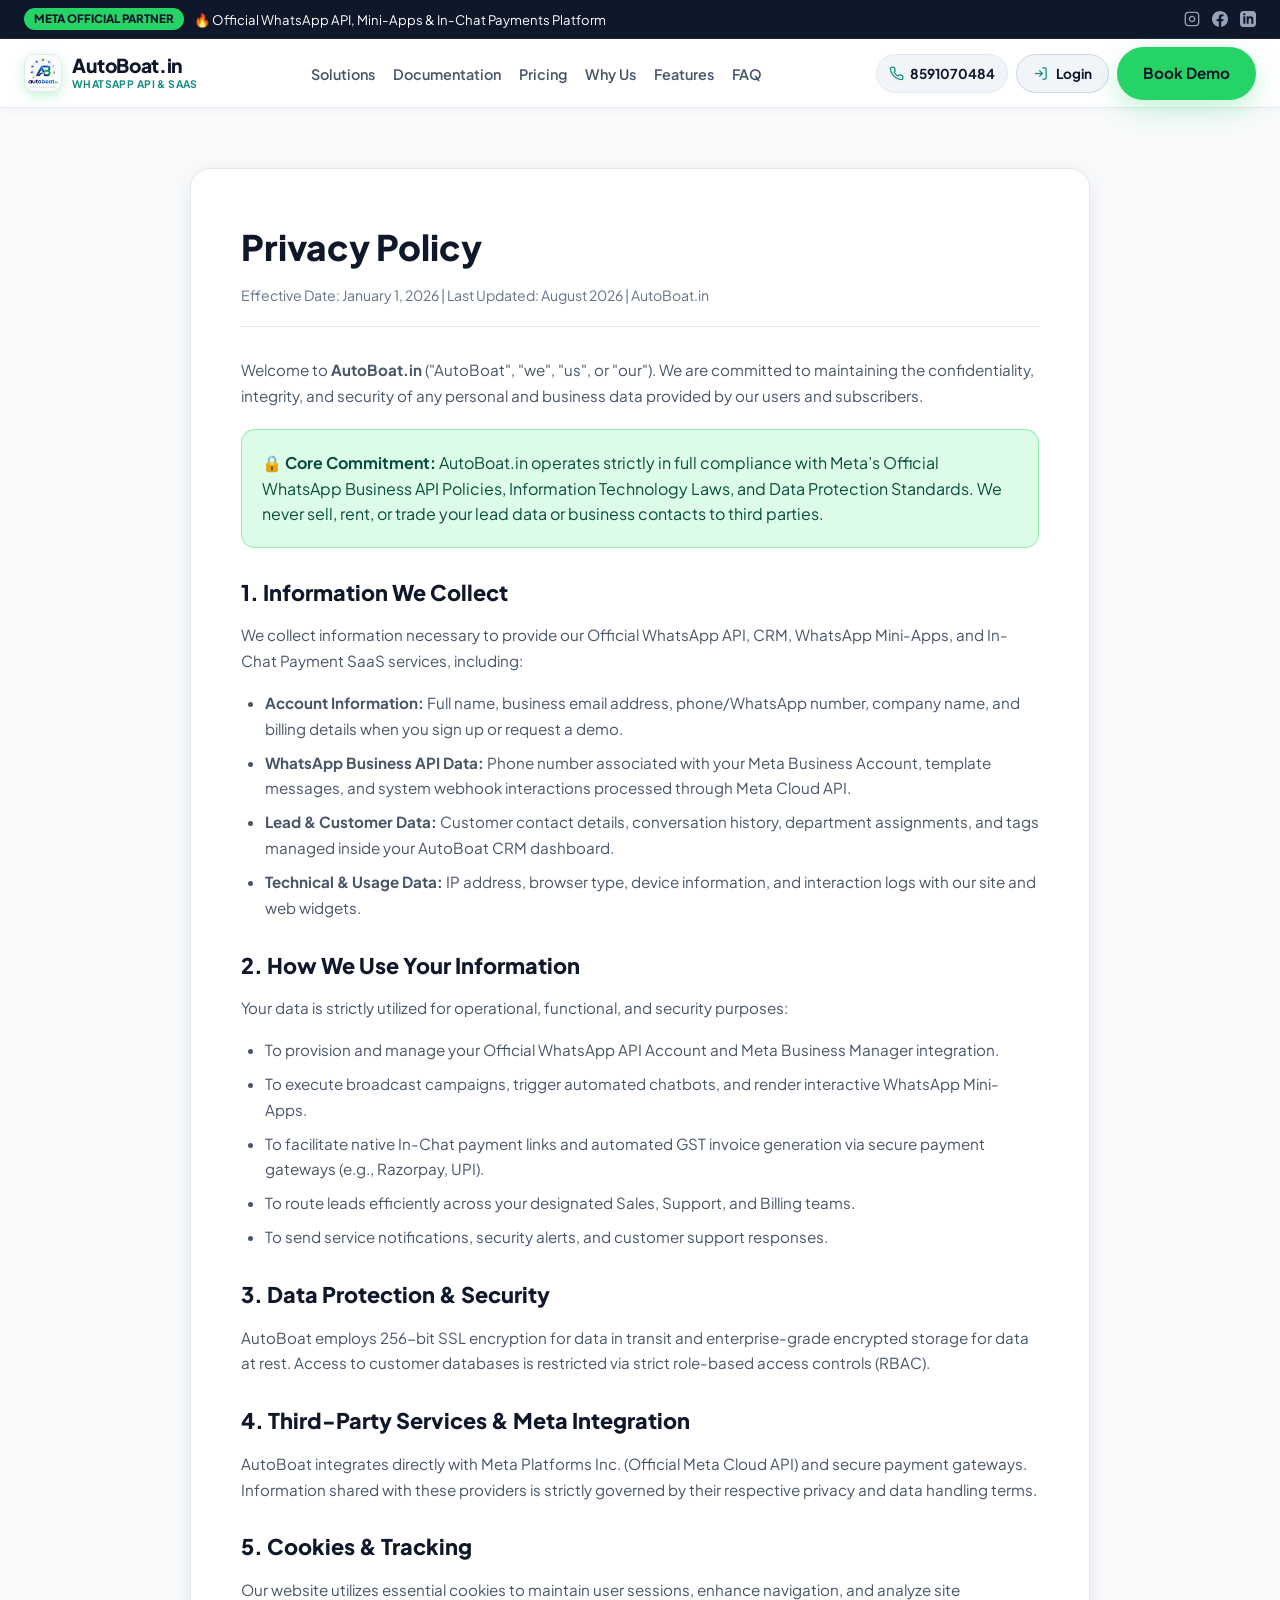
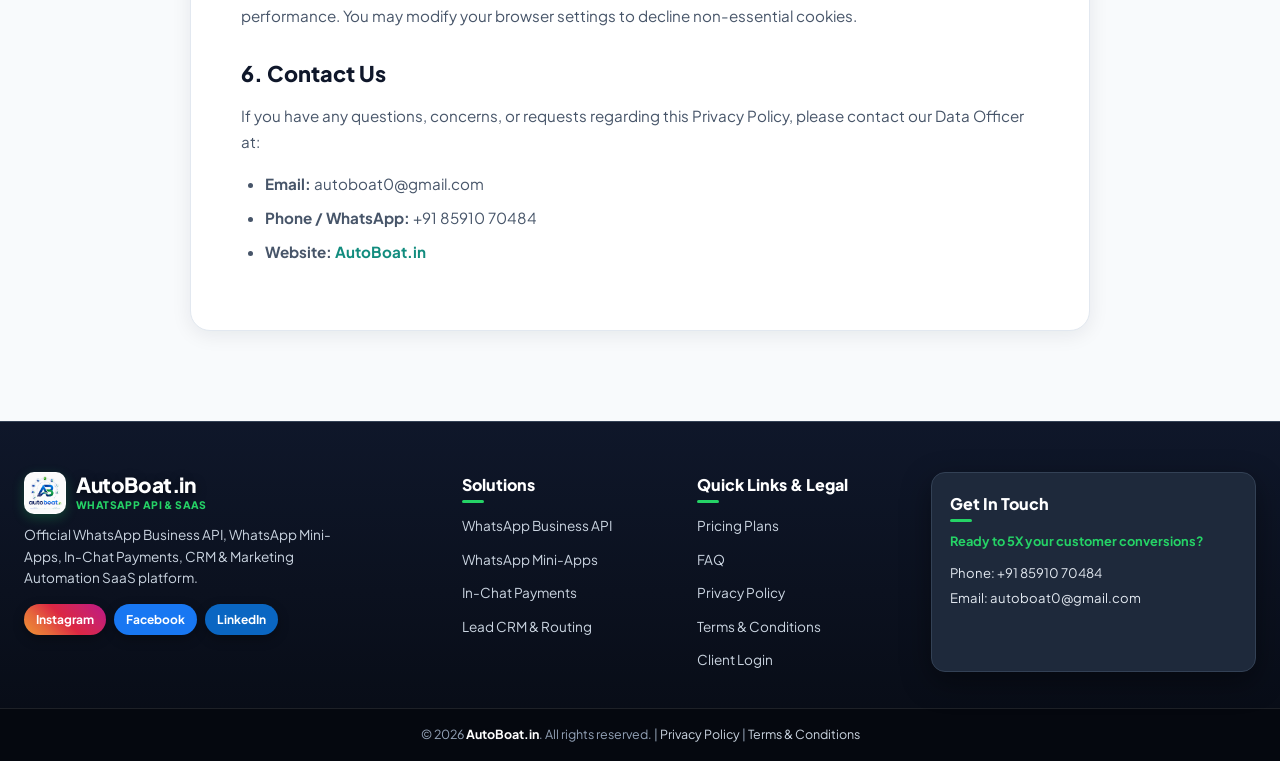
<file: privacy-policy.html>
<!DOCTYPE html>
<html lang="en">
<head>
  <meta charset="UTF-8" />
  <meta name="viewport" content="width=device-width, initial-scale=1.0" />
  <title>Privacy Policy - AutoBoat.in</title>
  <meta name="description" content="Privacy Policy for AutoBoat.in - Official WhatsApp API, CRM, Mini-Apps & Automation SaaS Platform." />
  <link rel="icon" type="image/jpeg" href="autoboat-logo.jpg" />
  
  <!-- Google Fonts -->
  <link rel="preconnect" href="https://fonts.googleapis.com">
  <link rel="preconnect" href="https://fonts.gstatic.com" crossorigin>
  <link href="https://fonts.googleapis.com/css2?family=Plus+Jakarta+Sans:wght@400;500;600;700;800&family=Inter:wght@400;500;600;700&display=swap" rel="stylesheet">
  
  <!-- CSS Stylesheet -->
  <link rel="stylesheet" href="styles.css" />
  <style>
    .legal-page {
      padding: 60px 0 90px;
      background-color: var(--light-bg);
    }
    .legal-card {
      background: var(--white);
      border: 1px solid var(--border-light);
      border-radius: var(--radius-lg);
      padding: 50px;
      box-shadow: var(--shadow-md);
      max-width: 900px;
      margin: 0 auto;
    }
    @media (max-width: 768px) {
      .legal-card { padding: 24px 18px; }
    }
    .legal-title {
      font-size: 2.2rem;
      font-weight: 800;
      color: var(--navy-dark);
      margin-bottom: 8px;
    }
    .legal-meta {
      font-size: 0.88rem;
      color: var(--slate-muted);
      margin-bottom: 30px;
      padding-bottom: 20px;
      border-bottom: 1px solid var(--border-light);
    }
    .legal-content h2 {
      font-size: 1.35rem;
      font-weight: 800;
      color: var(--navy-dark);
      margin: 28px 0 12px;
    }
    .legal-content p, .legal-content ul {
      font-size: 0.95rem;
      color: var(--slate-body);
      line-height: 1.7;
      margin-bottom: 16px;
    }
    .legal-content ul {
      padding-left: 24px;
      list-style-type: disc;
    }
    .legal-content li {
      margin-bottom: 8px;
    }
    .legal-highlight-box {
      background-color: var(--light-green);
      border: 1px solid rgba(37, 211, 102, 0.4);
      border-radius: var(--radius-md);
      padding: 20px;
      margin: 20px 0;
      color: #064E3B;
    }
  </style>
</head>
<body>

  <!-- Top Announcement Bar -->
  <div class="announcement-bar">
    <div class="container announcement-content">
      <div class="announcement-left">
        <span class="badge-mini">Meta Official Partner</span>
        <p>🔥 Official WhatsApp API, Mini-Apps & In-Chat Payments Platform</p>
      </div>
      <div class="announcement-socials">
        <a href="https://www.instagram.com/autoboat0" target="_blank" rel="noopener" aria-label="Instagram" class="top-social-link">
          <svg viewBox="0 0 24 24" fill="none" stroke="currentColor" stroke-width="2"><rect x="2" y="2" width="20" height="20" rx="5" ry="5"/><path d="M16 11.37A4 4 0 1 1 12.63 8 4 4 0 0 1 16 11.37z"/><line x1="17.5" y1="6.5" x2="17.51" y2="6.5"/></svg>
        </a>
        <a href="https://www.facebook.com/profile.php?id=61591389632653" target="_blank" rel="noopener" aria-label="Facebook" class="top-social-link">
          <svg viewBox="0 0 24 24" fill="currentColor"><path d="M24 12.073c0-6.627-5.373-12-12-12s-12 5.373-12 12c0 5.99 4.388 10.954 10.125 11.854v-8.385H7.078v-3.47h3.047V9.43c0-3.007 1.792-4.669 4.533-4.669 1.312 0 2.686.235 2.686.235v2.953H15.83c-1.491 0-1.956.925-1.956 1.874v2.25h3.328l-.532 3.47h-2.796v8.385C19.612 23.027 24 18.062 24 12.073z"/></svg>
        </a>
        <a href="https://www.linkedin.com/company/autoboat0" target="_blank" rel="noopener" aria-label="LinkedIn" class="top-social-link">
          <svg viewBox="0 0 24 24" fill="currentColor"><path d="M19 0h-14c-2.761 0-5 2.239-5 5v14c0 2.761 2.239 5 5 5h14c2.762 0 5-2.239 5-5v-14c0-2.761-2.238-5-5-5zm-11 19h-3v-11h3v11zm-1.5-12.268c-.966 0-1.75-.79-1.75-1.764s.784-1.764 1.75-1.764 1.75.79 1.75 1.764-.783 1.764-1.75 1.764zm13.5 12.268h-3v-5.604c0-3.368-4-3.113-4 0v5.604h-3v-11h3v1.765c1.396-2.586 7-2.777 7 2.476v6.759z"/></svg>
        </a>
      </div>
    </div>
  </div>

  <!-- Header / Navigation -->
  <header class="site-header" id="header">
    <div class="container header-container">
      <a href="index.html" class="logo-group">
        <img src="autoboat-logo.jpg" alt="AutoBoat Logo" class="brand-logo-img" />
        <div class="logo-text">
          <span class="brand-name">AutoBoat.in</span>
          <span class="brand-sub">WhatsApp API & SaaS</span>
        </div>
      </a>

      <nav class="main-nav" id="mainNav">
        <ul class="nav-list">
          <li><a href="index.html#offerings" class="nav-link">Solutions</a></li>
          <li><a href="https://helpdocumentation.gitbook.io/user" class="nav-link">Documentation</a></li>
          <li><a href="index.html#pricing" class="nav-link">Pricing</a></li>
          <li><a href="index.html#why-us" class="nav-link">Why Us</a></li>
          <li><a href="index.html#features" class="nav-link">Features</a></li>
          <li><a href="index.html#faq" class="nav-link">FAQ</a></li>
        </ul>
      </nav>

      <div class="header-actions">
        <a href="tel:8591070484" class="phone-link">
          <svg viewBox="0 0 24 24" fill="none" stroke="currentColor" stroke-width="2" class="icon-sm">
            <path d="M22 16.92v3a2 2 0 0 1-2.18 2 19.79 19.79 0 0 1-8.63-3.07 19.5 19.5 0 0 1-6-6 19.79 19.79 0 0 1-3.07-8.67A2 2 0 0 1 4.11 2h3a2 2 0 0 1 2 1.72 12.84 12.84 0 0 0 .7 2.81 2 2 0 0 1-.45 2.11L8.09 9.91a16 16 0 0 0 6 6l1.27-1.27a2 2 0 0 1 2.11-.45 12.84 12.84 0 0 0 2.81.7A2 2 0 0 1 22 16.92z"/>
          </svg>
          <span>8591070484</span>
        </a>
        <a href="https://wa.autoboat.in/login" target="_blank" rel="noopener" class="btn btn-secondary btn-sm nav-login-btn">
          <svg viewBox="0 0 24 24" fill="none" stroke="currentColor" stroke-width="2" class="icon-sm"><path d="M15 3h4a2 2 0 0 1 2 2v14a2 2 0 0 1-2 2h-4"/><polyline points="10 17 15 12 10 7"/><line x1="15" y1="12" x2="3" y2="12"/></svg>
          <span>Login</span>
        </a>
        <a href="index.html#demo-form" class="btn btn-primary">Book Demo</a>
      </div>
    </div>
  </header>

  <main class="legal-page">
    <div class="container">
      <div class="legal-card">
        <h1 class="legal-title">Privacy Policy</h1>
        <div class="legal-meta">Effective Date: January 1, 2026 | Last Updated: August 2026 | AutoBoat.in</div>

        <div class="legal-content">
          <p>Welcome to <strong>AutoBoat.in</strong> ("AutoBoat", "we", "us", or "our"). We are committed to maintaining the confidentiality, integrity, and security of any personal and business data provided by our users and subscribers.</p>

          <div class="legal-highlight-box">
            <strong>🔒 Core Commitment:</strong> AutoBoat.in operates strictly in full compliance with Meta’s Official WhatsApp Business API Policies, Information Technology Laws, and Data Protection Standards. We never sell, rent, or trade your lead data or business contacts to third parties.
          </div>

          <h2>1. Information We Collect</h2>
          <p>We collect information necessary to provide our Official WhatsApp API, CRM, WhatsApp Mini-Apps, and In-Chat Payment SaaS services, including:</p>
          <ul>
            <li><strong>Account Information:</strong> Full name, business email address, phone/WhatsApp number, company name, and billing details when you sign up or request a demo.</li>
            <li><strong>WhatsApp Business API Data:</strong> Phone number associated with your Meta Business Account, template messages, and system webhook interactions processed through Meta Cloud API.</li>
            <li><strong>Lead & Customer Data:</strong> Customer contact details, conversation history, department assignments, and tags managed inside your AutoBoat CRM dashboard.</li>
            <li><strong>Technical & Usage Data:</strong> IP address, browser type, device information, and interaction logs with our site and web widgets.</li>
          </ul>

          <h2>2. How We Use Your Information</h2>
          <p>Your data is strictly utilized for operational, functional, and security purposes:</p>
          <ul>
            <li>To provision and manage your Official WhatsApp API Account and Meta Business Manager integration.</li>
            <li>To execute broadcast campaigns, trigger automated chatbots, and render interactive WhatsApp Mini-Apps.</li>
            <li>To facilitate native In-Chat payment links and automated GST invoice generation via secure payment gateways (e.g., Razorpay, UPI).</li>
            <li>To route leads efficiently across your designated Sales, Support, and Billing teams.</li>
            <li>To send service notifications, security alerts, and customer support responses.</li>
          </ul>

          <h2>3. Data Protection & Security</h2>
          <p>AutoBoat employs 256-bit SSL encryption for data in transit and enterprise-grade encrypted storage for data at rest. Access to customer databases is restricted via strict role-based access controls (RBAC).</p>

          <h2>4. Third-Party Services & Meta Integration</h2>
          <p>AutoBoat integrates directly with Meta Platforms Inc. (Official Meta Cloud API) and secure payment gateways. Information shared with these providers is strictly governed by their respective privacy and data handling terms.</p>

          <h2>5. Cookies & Tracking</h2>
          <p>Our website utilizes essential cookies to maintain user sessions, enhance navigation, and analyze site performance. You may modify your browser settings to decline non-essential cookies.</p>

          <h2>6. Contact Us</h2>
          <p>If you have any questions, concerns, or requests regarding this Privacy Policy, please contact our Data Officer at:</p>
          <ul>
            <li><strong>Email:</strong> autoboat0@gmail.com</li>
            <li><strong>Phone / WhatsApp:</strong> +91 85910 70484</li>
            <li><strong>Website:</strong> <a href="https://autoboat.in" style="color:var(--wa-green-dark);font-weight:700">AutoBoat.in</a></li>
          </ul>
        </div>
      </div>
    </div>
  </main>

  <!-- FOOTER -->
  <footer class="site-footer bg-navy text-white">
    <div class="container footer-container">
      <div class="footer-col brand-col">
        <a href="index.html" class="logo-group footer-logo-group">
          <img src="autoboat-logo.jpg" alt="AutoBoat Logo" class="brand-logo-img footer-logo-img" />
          <div class="logo-text">
            <span class="brand-name footer-brand-name">AutoBoat.in</span>
            <span class="brand-sub footer-brand-sub">WhatsApp API & SaaS</span>
          </div>
        </a>
        <p class="footer-desc">Official WhatsApp Business API, WhatsApp Mini-Apps, In-Chat Payments, CRM & Marketing Automation SaaS platform.</p>
        <div class="footer-socials">
          <a href="https://www.instagram.com/autoboat0" target="_blank" rel="noopener" class="social-pill instagram-pill"><span>Instagram</span></a>
          <a href="https://www.facebook.com/profile.php?id=61591389632653" target="_blank" rel="noopener" class="social-pill facebook-pill"><span>Facebook</span></a>
          <a href="https://www.linkedin.com/company/autoboat0" target="_blank" rel="noopener" class="social-pill linkedin-pill"><span>LinkedIn</span></a>
        </div>
      </div>

      <div class="footer-col">
        <h4>Solutions</h4>
        <ul class="footer-links-list">
          <li><a href="index.html#offerings">WhatsApp Business API</a></li>
          <li><a href="index.html#mini-apps">WhatsApp Mini-Apps</a></li>
          <li><a href="index.html#mini-apps">In-Chat Payments</a></li>
          <li><a href="index.html#offerings">Lead CRM & Routing</a></li>
        </ul>
      </div>

      <div class="footer-col">
        <h4>Quick Links & Legal</h4>
        <ul class="footer-links-list">
          <li><a href="index.html#pricing">Pricing Plans</a></li>
          <li><a href="index.html#faq">FAQ</a></li>
          <li><a href="privacy-policy.html">Privacy Policy</a></li>
          <li><a href="terms-and-conditions.html">Terms & Conditions</a></li>
          <li><a href="https://wa.autoboat.in/login" target="_blank" rel="noopener">Client Login</a></li>
        </ul>
      </div>

      <div class="footer-col footer-card-box">
        <h4>Get In Touch</h4>
        <p class="f-box-sub">Ready to 5X your customer conversions?</p>
        <div class="f-box-details">
          <p>Phone: +91 85910 70484</p>
          <p>Email: autoboat0@gmail.com</p>
        </div>
      </div>
    </div>

    <div class="footer-bottom">
      <div class="container footer-bottom-flex">
        <p>© 2026 <strong>AutoBoat.in</strong>. All rights reserved. | <a href="privacy-policy.html" style="color:#CBD5E1">Privacy Policy</a> | <a href="terms-and-conditions.html" style="color:#CBD5E1">Terms & Conditions</a></p>
      </div>
    </div>
  </footer>
</body>
</html>
</file>
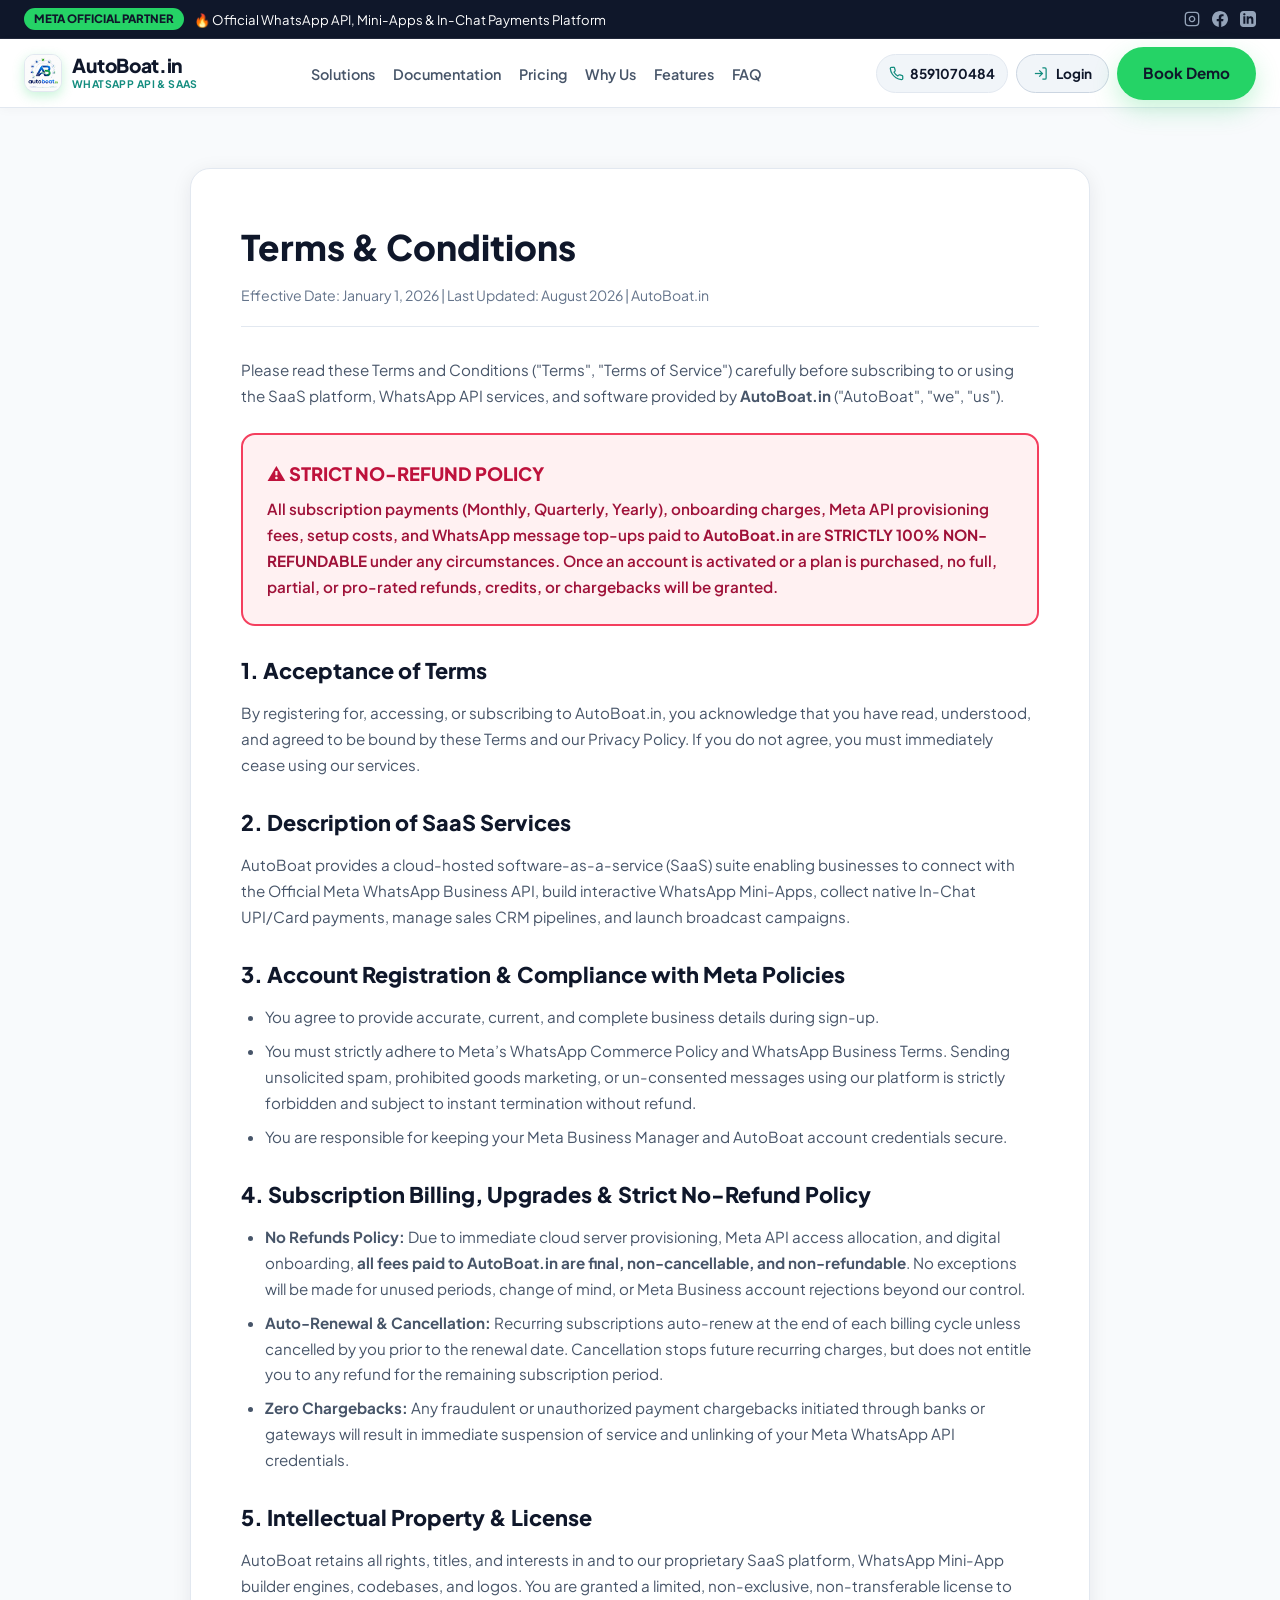
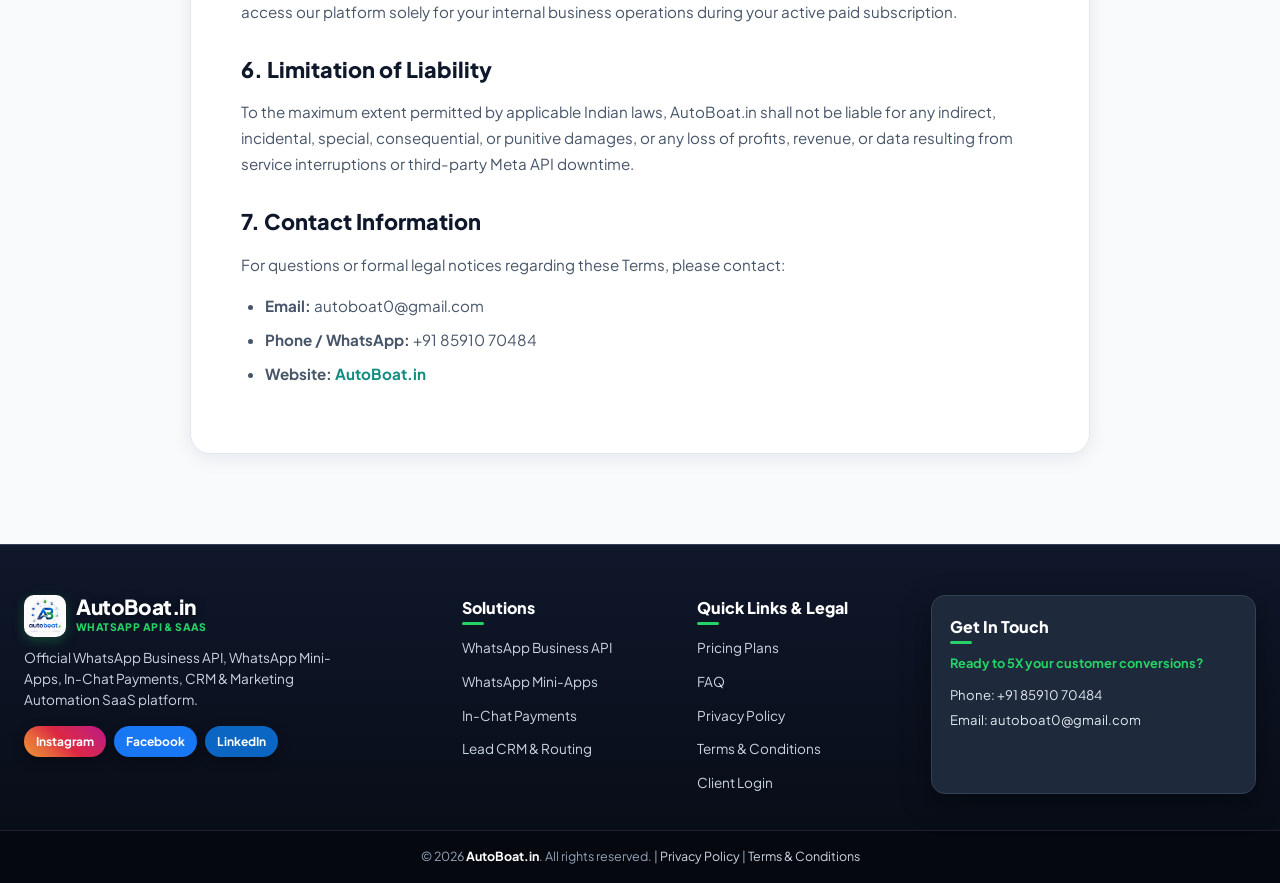
<file: terms-and-conditions.html>
<!DOCTYPE html>
<html lang="en">
<head>
  <meta charset="UTF-8" />
  <meta name="viewport" content="width=device-width, initial-scale=1.0" />
  <title>Terms & Conditions - AutoBoat.in</title>
  <meta name="description" content="Terms and Conditions of Service for AutoBoat.in - Official WhatsApp API, CRM & Mini-Apps SaaS Platform." />
  <link rel="icon" type="image/jpeg" href="autoboat-logo.jpg" />
  
  <!-- Google Fonts -->
  <link rel="preconnect" href="https://fonts.googleapis.com">
  <link rel="preconnect" href="https://fonts.gstatic.com" crossorigin>
  <link href="https://fonts.googleapis.com/css2?family=Plus+Jakarta+Sans:wght@400;500;600;700;800&family=Inter:wght@400;500;600;700&display=swap" rel="stylesheet">
  
  <!-- CSS Stylesheet -->
  <link rel="stylesheet" href="styles.css" />
  <style>
    .legal-page {
      padding: 60px 0 90px;
      background-color: var(--light-bg);
    }
    .legal-card {
      background: var(--white);
      border: 1px solid var(--border-light);
      border-radius: var(--radius-lg);
      padding: 50px;
      box-shadow: var(--shadow-md);
      max-width: 900px;
      margin: 0 auto;
    }
    @media (max-width: 768px) {
      .legal-card { padding: 24px 18px; }
    }
    .legal-title {
      font-size: 2.2rem;
      font-weight: 800;
      color: var(--navy-dark);
      margin-bottom: 8px;
    }
    .legal-meta {
      font-size: 0.88rem;
      color: var(--slate-muted);
      margin-bottom: 30px;
      padding-bottom: 20px;
      border-bottom: 1px solid var(--border-light);
    }
    .legal-content h2 {
      font-size: 1.35rem;
      font-weight: 800;
      color: var(--navy-dark);
      margin: 28px 0 12px;
    }
    .legal-content p, .legal-content ul {
      font-size: 0.95rem;
      color: var(--slate-body);
      line-height: 1.7;
      margin-bottom: 16px;
    }
    .legal-content ul {
      padding-left: 24px;
      list-style-type: disc;
    }
    .legal-content li {
      margin-bottom: 8px;
    }
    .no-refund-box {
      background-color: #FFF1F2;
      border: 2px solid #F43F5E;
      border-radius: var(--radius-md);
      padding: 24px;
      margin: 24px 0;
      color: #9F1239;
    }
    .no-refund-box h3 {
      font-size: 1.15rem;
      font-weight: 800;
      margin-bottom: 8px;
      color: #BE123C;
      display: flex;
      align-items: center;
      gap: 8px;
    }
    .no-refund-box p {
      color: #9F1239 !important;
      margin-bottom: 0 !important;
      font-weight: 600;
    }
  </style>
</head>
<body>

  <!-- Top Announcement Bar -->
  <div class="announcement-bar">
    <div class="container announcement-content">
      <div class="announcement-left">
        <span class="badge-mini">Meta Official Partner</span>
        <p>🔥 Official WhatsApp API, Mini-Apps & In-Chat Payments Platform</p>
      </div>
      <div class="announcement-socials">
        <a href="https://www.instagram.com/autoboat0" target="_blank" rel="noopener" aria-label="Instagram" class="top-social-link">
          <svg viewBox="0 0 24 24" fill="none" stroke="currentColor" stroke-width="2"><rect x="2" y="2" width="20" height="20" rx="5" ry="5"/><path d="M16 11.37A4 4 0 1 1 12.63 8 4 4 0 0 1 16 11.37z"/><line x1="17.5" y1="6.5" x2="17.51" y2="6.5"/></svg>
        </a>
        <a href="https://www.facebook.com/profile.php?id=61591389632653" target="_blank" rel="noopener" aria-label="Facebook" class="top-social-link">
          <svg viewBox="0 0 24 24" fill="currentColor"><path d="M24 12.073c0-6.627-5.373-12-12-12s-12 5.373-12 12c0 5.99 4.388 10.954 10.125 11.854v-8.385H7.078v-3.47h3.047V9.43c0-3.007 1.792-4.669 4.533-4.669 1.312 0 2.686.235 2.686.235v2.953H15.83c-1.491 0-1.956.925-1.956 1.874v2.25h3.328l-.532 3.47h-2.796v8.385C19.612 23.027 24 18.062 24 12.073z"/></svg>
        </a>
        <a href="https://www.linkedin.com/company/autoboat0" target="_blank" rel="noopener" aria-label="LinkedIn" class="top-social-link">
          <svg viewBox="0 0 24 24" fill="currentColor"><path d="M19 0h-14c-2.761 0-5 2.239-5 5v14c0 2.761 2.239 5 5 5h14c2.762 0 5-2.239 5-5v-14c0-2.761-2.238-5-5-5zm-11 19h-3v-11h3v11zm-1.5-12.268c-.966 0-1.75-.79-1.75-1.764s.784-1.764 1.75-1.764 1.75.79 1.75 1.764-.783 1.764-1.75 1.764zm13.5 12.268h-3v-5.604c0-3.368-4-3.113-4 0v5.604h-3v-11h3v1.765c1.396-2.586 7-2.777 7 2.476v6.759z"/></svg>
        </a>
      </div>
    </div>
  </div>

  <!-- Header / Navigation -->
  <header class="site-header" id="header">
    <div class="container header-container">
      <a href="index.html" class="logo-group">
        <img src="autoboat-logo.jpg" alt="AutoBoat Logo" class="brand-logo-img" />
        <div class="logo-text">
          <span class="brand-name">AutoBoat.in</span>
          <span class="brand-sub">WhatsApp API & SaaS</span>
        </div>
      </a>

      <nav class="main-nav" id="mainNav">
        <ul class="nav-list">
          <li><a href="index.html#offerings" class="nav-link">Solutions</a></li>
          <li><a href="https://helpdocumentation.gitbook.io/user" class="nav-link">Documentation</a></li>
          <li><a href="index.html#pricing" class="nav-link">Pricing</a></li>
          <li><a href="index.html#why-us" class="nav-link">Why Us</a></li>
          <li><a href="index.html#features" class="nav-link">Features</a></li>
          <li><a href="index.html#faq" class="nav-link">FAQ</a></li>
        </ul>
      </nav>

      <div class="header-actions">
        <a href="tel:8591070484" class="phone-link">
          <svg viewBox="0 0 24 24" fill="none" stroke="currentColor" stroke-width="2" class="icon-sm">
            <path d="M22 16.92v3a2 2 0 0 1-2.18 2 19.79 19.79 0 0 1-8.63-3.07 19.5 19.5 0 0 1-6-6 19.79 19.79 0 0 1-3.07-8.67A2 2 0 0 1 4.11 2h3a2 2 0 0 1 2 1.72 12.84 12.84 0 0 0 .7 2.81 2 2 0 0 1-.45 2.11L8.09 9.91a16 16 0 0 0 6 6l1.27-1.27a2 2 0 0 1 2.11-.45 12.84 12.84 0 0 0 2.81.7A2 2 0 0 1 22 16.92z"/>
          </svg>
          <span>8591070484</span>
        </a>
        <a href="https://wa.autoboat.in/login" target="_blank" rel="noopener" class="btn btn-secondary btn-sm nav-login-btn">
          <svg viewBox="0 0 24 24" fill="none" stroke="currentColor" stroke-width="2" class="icon-sm"><path d="M15 3h4a2 2 0 0 1 2 2v14a2 2 0 0 1-2 2h-4"/><polyline points="10 17 15 12 10 7"/><line x1="15" y1="12" x2="3" y2="12"/></svg>
          <span>Login</span>
        </a>
        <a href="index.html#demo-form" class="btn btn-primary">Book Demo</a>
      </div>
    </div>
  </header>

  <main class="legal-page">
    <div class="container">
      <div class="legal-card">
        <h1 class="legal-title">Terms & Conditions</h1>
        <div class="legal-meta">Effective Date: January 1, 2026 | Last Updated: August 2026 | AutoBoat.in</div>

        <div class="legal-content">
          <p>Please read these Terms and Conditions ("Terms", "Terms of Service") carefully before subscribing to or using the SaaS platform, WhatsApp API services, and software provided by <strong>AutoBoat.in</strong> ("AutoBoat", "we", "us").</p>

          <!-- PROMINENT STRICT NO REFUND POLICY -->
          <div class="no-refund-box">
            <h3>⚠️ STRICT NO-REFUND POLICY</h3>
            <p>All subscription payments (Monthly, Quarterly, Yearly), onboarding charges, Meta API provisioning fees, setup costs, and WhatsApp message top-ups paid to <strong>AutoBoat.in</strong> are <strong>STRICTLY 100% NON-REFUNDABLE</strong> under any circumstances. Once an account is activated or a plan is purchased, no full, partial, or pro-rated refunds, credits, or chargebacks will be granted.</p>
          </div>

          <h2>1. Acceptance of Terms</h2>
          <p>By registering for, accessing, or subscribing to AutoBoat.in, you acknowledge that you have read, understood, and agreed to be bound by these Terms and our Privacy Policy. If you do not agree, you must immediately cease using our services.</p>

          <h2>2. Description of SaaS Services</h2>
          <p>AutoBoat provides a cloud-hosted software-as-a-service (SaaS) suite enabling businesses to connect with the Official Meta WhatsApp Business API, build interactive WhatsApp Mini-Apps, collect native In-Chat UPI/Card payments, manage sales CRM pipelines, and launch broadcast campaigns.</p>

          <h2>3. Account Registration & Compliance with Meta Policies</h2>
          <ul>
            <li>You agree to provide accurate, current, and complete business details during sign-up.</li>
            <li>You must strictly adhere to Meta’s WhatsApp Commerce Policy and WhatsApp Business Terms. Sending unsolicited spam, prohibited goods marketing, or un-consented messages using our platform is strictly forbidden and subject to instant termination without refund.</li>
            <li>You are responsible for keeping your Meta Business Manager and AutoBoat account credentials secure.</li>
          </ul>

          <h2>4. Subscription Billing, Upgrades & Strict No-Refund Policy</h2>
          <ul>
            <li><strong>No Refunds Policy:</strong> Due to immediate cloud server provisioning, Meta API access allocation, and digital onboarding, <strong>all fees paid to AutoBoat.in are final, non-cancellable, and non-refundable</strong>. No exceptions will be made for unused periods, change of mind, or Meta Business account rejections beyond our control.</li>
            <li><strong>Auto-Renewal & Cancellation:</strong> Recurring subscriptions auto-renew at the end of each billing cycle unless cancelled by you prior to the renewal date. Cancellation stops future recurring charges, but does not entitle you to any refund for the remaining subscription period.</li>
            <li><strong>Zero Chargebacks:</strong> Any fraudulent or unauthorized payment chargebacks initiated through banks or gateways will result in immediate suspension of service and unlinking of your Meta WhatsApp API credentials.</li>
          </ul>

          <h2>5. Intellectual Property & License</h2>
          <p>AutoBoat retains all rights, titles, and interests in and to our proprietary SaaS platform, WhatsApp Mini-App builder engines, codebases, and logos. You are granted a limited, non-exclusive, non-transferable license to access our platform solely for your internal business operations during your active paid subscription.</p>

          <h2>6. Limitation of Liability</h2>
          <p>To the maximum extent permitted by applicable Indian laws, AutoBoat.in shall not be liable for any indirect, incidental, special, consequential, or punitive damages, or any loss of profits, revenue, or data resulting from service interruptions or third-party Meta API downtime.</p>

          <h2>7. Contact Information</h2>
          <p>For questions or formal legal notices regarding these Terms, please contact:</p>
          <ul>
            <li><strong>Email:</strong> autoboat0@gmail.com</li>
            <li><strong>Phone / WhatsApp:</strong> +91 85910 70484</li>
            <li><strong>Website:</strong> <a href="https://autoboat.in" style="color:var(--wa-green-dark);font-weight:700">AutoBoat.in</a></li>
          </ul>
        </div>
      </div>
    </div>
  </main>

  <!-- FOOTER -->
  <footer class="site-footer bg-navy text-white">
    <div class="container footer-container">
      <div class="footer-col brand-col">
        <a href="index.html" class="logo-group footer-logo-group">
          <img src="autoboat-logo.jpg" alt="AutoBoat Logo" class="brand-logo-img footer-logo-img" />
          <div class="logo-text">
            <span class="brand-name footer-brand-name">AutoBoat.in</span>
            <span class="brand-sub footer-brand-sub">WhatsApp API & SaaS</span>
          </div>
        </a>
        <p class="footer-desc">Official WhatsApp Business API, WhatsApp Mini-Apps, In-Chat Payments, CRM & Marketing Automation SaaS platform.</p>
        <div class="footer-socials">
          <a href="https://www.instagram.com/autoboat0" target="_blank" rel="noopener" class="social-pill instagram-pill"><span>Instagram</span></a>
          <a href="https://www.facebook.com/profile.php?id=61591389632653" target="_blank" rel="noopener" class="social-pill facebook-pill"><span>Facebook</span></a>
          <a href="https://www.linkedin.com/company/autoboat0" target="_blank" rel="noopener" class="social-pill linkedin-pill"><span>LinkedIn</span></a>
        </div>
      </div>

      <div class="footer-col">
        <h4>Solutions</h4>
        <ul class="footer-links-list">
          <li><a href="index.html#offerings">WhatsApp Business API</a></li>
          <li><a href="index.html#mini-apps">WhatsApp Mini-Apps</a></li>
          <li><a href="index.html#mini-apps">In-Chat Payments</a></li>
          <li><a href="index.html#offerings">Lead CRM & Routing</a></li>
        </ul>
      </div>

      <div class="footer-col">
        <h4>Quick Links & Legal</h4>
        <ul class="footer-links-list">
          <li><a href="index.html#pricing">Pricing Plans</a></li>
          <li><a href="index.html#faq">FAQ</a></li>
          <li><a href="privacy-policy.html">Privacy Policy</a></li>
          <li><a href="terms-and-conditions.html">Terms & Conditions</a></li>
          <li><a href="https://wa.autoboat.in/login" target="_blank" rel="noopener">Client Login</a></li>
        </ul>
      </div>

      <div class="footer-col footer-card-box">
        <h4>Get In Touch</h4>
        <p class="f-box-sub">Ready to 5X your customer conversions?</p>
        <div class="f-box-details">
          <p>Phone: +91 85910 70484</p>
          <p>Email: autoboat0@gmail.com</p>
        </div>
      </div>
    </div>

    <div class="footer-bottom">
      <div class="container footer-bottom-flex">
        <p>© 2026 <strong>AutoBoat.in</strong>. All rights reserved. | <a href="privacy-policy.html" style="color:#CBD5E1">Privacy Policy</a> | <a href="terms-and-conditions.html" style="color:#CBD5E1">Terms & Conditions</a></p>
      </div>
    </div>
  </footer>
</body>
</html>
</file>
<file: styles.css>
/* ==========================================================================
   AutoBoat.in - Official WhatsApp API & CRM Landing Page Styles
   Theme Palette:
   - Primary WhatsApp Green: #25D366
   - Dark WhatsApp Green: #128C7E
   - Deep Navy: #0F172A
   - Dark Card Background: #1E293B
   - Light Accent: #DCFCE7
   - Slate Text: #334155 / #64748B
   ========================================================================== */

:root {
  --wa-green: #25D366;
  --wa-green-dark: #128C7E;
  --wa-green-hover: #1eb854;
  --navy-dark: #0F172A;
  --navy-card: #1E293B;
  --navy-light: #334155;
  --light-green: #DCFCE7;
  --light-bg: #F8FAFC;
  --white: #FFFFFF;
  --slate-dark: #1E293B;
  --slate-body: #475569;
  --slate-muted: #64748B;
  --border-light: #E2E8F0;
  --border-dark: #334155;
  
  --font-main: 'Plus Jakarta Sans', 'Inter', -apple-system, BlinkMacSystemFont, sans-serif;
  
  --shadow-sm: 0 1px 3px rgba(0,0,0,0.08);
  --shadow-md: 0 4px 20px rgba(15, 23, 42, 0.08);
  --shadow-lg: 0 12px 35px rgba(15, 23, 42, 0.12);
  --shadow-green: 0 10px 25px rgba(37, 211, 102, 0.25);
  
  --radius-sm: 8px;
  --radius-md: 14px;
  --radius-lg: 20px;
  --radius-full: 9999px;
  
  --transition: all 0.3s cubic-bezier(0.16, 1, 0.3, 1);
}

/* Reset & Strict Fluid Boundaries */
*, *::before, *::after {
  box-sizing: border-box;
  margin: 0;
  padding: 0;
}

html, body {
  width: 100%;
  max-width: 100%;
  overflow-x: hidden !important;
  position: relative;
}

html {
  scroll-behavior: smooth;
  font-size: 16px;
}

body {
  font-family: var(--font-main);
  background-color: var(--white);
  color: var(--slate-dark);
  line-height: 1.6;
  -webkit-font-smoothing: antialiased;
}

@media (max-width: 768px) {
  body {
    padding-bottom: 70px;
  }
}

a {
  text-decoration: none;
  color: inherit;
  transition: var(--transition);
}

ul {
  list-style: none;
}

img, svg {
  max-width: 100%;
  height: auto;
}

/* Layout Container */
.container {
  width: 100%;
  max-width: 1280px;
  margin: 0 auto;
  padding: 0 24px;
  box-sizing: border-box;
}

@media (max-width: 768px) {
  .container {
    padding: 0 16px;
  }
}

.section-padding {
  padding: 90px 0;
}

@media (max-width: 768px) {
  .section-padding {
    padding: 44px 0;
  }
}

.text-center { text-align: center; }
.text-white { color: var(--white) !important; }
.text-green { color: var(--wa-green-dark) !important; }
.text-orange { color: #EA580C !important; }
.text-muted { color: #94A3B8 !important; }

.bg-light { background-color: var(--light-bg); }
.bg-dark { background-color: var(--navy-card); }
.bg-navy { background-color: var(--navy-dark); }
.bg-gradient-cta {
  background: linear-gradient(135deg, var(--navy-dark) 0%, #162238 50%, var(--wa-green-dark) 100%);
}

.mobile-only-nav-item {
  display: none;
}

/* Buttons */
.btn {
  display: inline-flex;
  align-items: center;
  justify-content: center;
  gap: 8px;
  font-family: var(--font-main);
  font-weight: 700;
  font-size: 0.95rem;
  padding: 12px 24px;
  border-radius: var(--radius-full);
  border: 2px solid transparent;
  cursor: pointer;
  transition: var(--transition);
  white-space: nowrap;
}

.btn-primary {
  background-color: var(--wa-green);
  color: var(--navy-dark);
  box-shadow: var(--shadow-green);
}

.btn-primary:hover {
  background-color: var(--wa-green-hover);
  transform: translateY(-2px);
  box-shadow: 0 12px 30px rgba(37, 211, 102, 0.4);
}

.btn-secondary {
  background-color: rgba(15, 23, 42, 0.06);
  color: var(--navy-dark);
  border-color: rgba(15, 23, 42, 0.12);
}

.btn-secondary:hover {
  background-color: var(--navy-dark);
  color: var(--white);
  border-color: var(--navy-dark);
}

.nav-login-btn {
  background-color: #F1F5F9;
  border: 1px solid #CBD5E1;
  color: var(--navy-dark);
  padding: 8px 16px;
  font-size: 0.85rem;
}

.nav-login-btn:hover {
  background-color: var(--navy-dark);
  color: var(--white);
  border-color: var(--navy-dark);
}

.btn-secondary-white {
  background-color: rgba(255, 255, 255, 0.1);
  color: var(--white);
  border: 1px solid rgba(255, 255, 255, 0.2);
  backdrop-filter: blur(10px);
}

.btn-secondary-white:hover {
  background-color: var(--white);
  color: var(--navy-dark);
}

.btn-outline {
  background: transparent;
  border-color: var(--wa-green);
  color: var(--wa-green-dark);
}

.btn-outline:hover {
  background-color: var(--wa-green);
  color: var(--navy-dark);
}

.btn-lg {
  padding: 16px 34px;
  font-size: 1.05rem;
}

.btn-xl {
  padding: 18px 40px;
  font-size: 1.15rem;
}

.btn-sm {
  padding: 8px 16px;
  font-size: 0.85rem;
}

.btn-block {
  width: 100%;
}

.btn-arrow {
  width: 18px;
  height: 18px;
  transition: var(--transition);
}

.btn:hover .btn-arrow {
  transform: translateX(4px);
}

.whatsapp-btn-icon {
  width: 18px;
  height: 18px;
  fill: #25D366;
}

/* Announcement Bar */
.announcement-bar {
  background-color: var(--navy-dark);
  color: var(--white);
  font-size: 0.82rem;
  padding: 8px 0;
  border-bottom: 1px solid rgba(255,255,255,0.08);
  width: 100%;
}

.announcement-content {
  display: flex;
  align-items: center;
  justify-content: space-between;
  gap: 12px;
  flex-wrap: wrap;
}

.announcement-left {
  display: flex;
  align-items: center;
  gap: 10px;
  flex-wrap: wrap;
}

.announcement-socials {
  display: flex;
  align-items: center;
  gap: 12px;
}

.top-social-link {
  color: #94A3B8;
  display: flex;
  align-items: center;
  justify-content: center;
  transition: var(--transition);
}

.top-social-link svg {
  width: 16px;
  height: 16px;
}

.top-social-link:hover {
  color: var(--wa-green);
  transform: translateY(-1px);
}

.badge-mini {
  background-color: var(--wa-green);
  color: var(--navy-dark);
  font-weight: 800;
  font-size: 0.72rem;
  padding: 2px 10px;
  border-radius: var(--radius-full);
  text-transform: uppercase;
}

.announcement-link {
  color: var(--wa-green);
  font-weight: 700;
}

.announcement-link:hover {
  text-decoration: underline;
}

@media (max-width: 768px) {
  .announcement-content {
    justify-content: center;
    text-align: center;
  }
  .announcement-left {
    justify-content: center;
    font-size: 0.76rem;
  }
  .announcement-socials {
    display: none;
  }
}

/* Site Header - Perfect Mobile Responsiveness */
.site-header {
  position: sticky;
  top: 0;
  z-index: 100;
  background-color: rgba(255, 255, 255, 0.98);
  backdrop-filter: blur(12px);
  border-bottom: 1px solid var(--border-light);
  box-shadow: 0 2px 10px rgba(0,0,0,0.03);
  width: 100%;
}

.header-container {
  display: flex;
  align-items: center;
  justify-content: space-between;
  gap: 12px;
  height: 68px;
  width: 100%;
}

.logo-group {
  display: flex;
  align-items: center;
  gap: 10px;
  flex-shrink: 0;
}

.brand-logo-img {
  width: 38px;
  height: 38px;
  border-radius: 10px;
  object-fit: cover;
  box-shadow: 0 4px 12px rgba(37, 211, 102, 0.25);
  border: 1px solid var(--border-light);
  background-color: var(--white);
}

.footer-logo-img {
  width: 42px;
  height: 42px;
  border: 1px solid rgba(255, 255, 255, 0.2);
}

.logo-text {
  display: flex;
  flex-direction: column;
}

.brand-name {
  font-size: 1.2rem;
  font-weight: 800;
  letter-spacing: -0.02em;
  color: var(--navy-dark);
  line-height: 1.1;
}

.brand-sub {
  font-size: 0.65rem;
  font-weight: 700;
  color: var(--wa-green-dark);
  letter-spacing: 0.04em;
  text-transform: uppercase;
}

.main-nav {
  display: flex;
  align-items: center;
}

.nav-list {
  display: flex;
  align-items: center;
  gap: 18px;
  white-space: nowrap;
}

.nav-link {
  font-weight: 600;
  font-size: 0.9rem;
  color: var(--slate-body);
  transition: var(--transition);
}

.nav-link:hover {
  color: var(--wa-green-dark);
}

.header-actions {
  display: flex;
  align-items: center;
  gap: 8px;
  flex-shrink: 0;
}

.phone-link {
  display: flex;
  align-items: center;
  gap: 6px;
  font-weight: 700;
  font-size: 0.85rem;
  color: var(--navy-dark);
  background-color: #F1F5F9;
  border: 1px solid var(--border-light);
  padding: 8px 12px;
  border-radius: 20px;
  white-space: nowrap;
  transition: var(--transition);
}

.phone-link:hover {
  background-color: var(--light-green);
  border-color: var(--wa-green);
  color: var(--wa-green-dark);
}

.icon-sm {
  width: 15px;
  height: 15px;
  color: var(--wa-green-dark);
}

.mobile-menu-btn {
  display: none;
  flex-direction: column;
  justify-content: center;
  align-items: center;
  gap: 4px;
  background: #F1F5F9;
  border: 1px solid var(--border-light);
  border-radius: 8px;
  width: 38px;
  height: 38px;
  cursor: pointer;
  padding: 0;
  flex-shrink: 0;
}

.mobile-menu-btn span {
  width: 18px;
  height: 2px;
  background-color: var(--navy-dark);
  border-radius: 2px;
  transition: var(--transition);
}

/* HERO SECTION */
.hero-section {
  padding: 50px 0 70px;
  background: radial-gradient(circle at 80% 20%, rgba(220, 252, 231, 0.6) 0%, rgba(255, 255, 255, 1) 70%);
  overflow: hidden;
  width: 100%;
}

.hero-container {
  display: grid;
  grid-template-columns: 1fr 1fr;
  gap: 36px;
  align-items: center;
  width: 100%;
}

@media (max-width: 992px) {
  .hero-container {
    grid-template-columns: 1fr;
    gap: 30px;
  }
}

.hero-partner-badge {
  display: inline-flex;
  align-items: center;
  gap: 8px;
  background-color: var(--light-green);
  color: var(--wa-green-dark);
  font-weight: 700;
  font-size: 0.82rem;
  padding: 5px 12px;
  border-radius: var(--radius-full);
  margin-bottom: 16px;
  border: 1px solid rgba(37, 211, 102, 0.3);
  max-width: 100%;
}

.meta-icon {
  background-color: var(--wa-green-dark);
  color: var(--white);
  width: 15px;
  height: 15px;
  border-radius: 50%;
  display: inline-flex;
  align-items: center;
  justify-content: center;
  font-size: 9px;
  flex-shrink: 0;
}

.hero-headline {
  font-size: 2.5rem;
  font-weight: 800;
  line-height: 1.2;
  letter-spacing: -0.03em;
  color: var(--navy-dark);
  margin-bottom: 16px;
}

.hero-subheadline {
  font-size: 1.02rem;
  color: var(--slate-body);
  line-height: 1.6;
  margin-bottom: 26px;
}

.hero-cta-group {
  display: flex;
  align-items: center;
  gap: 12px;
  flex-wrap: wrap;
  margin-bottom: 28px;
}

.hero-trust-highlights {
  display: flex;
  align-items: center;
  gap: 14px;
  flex-wrap: wrap;
}

.trust-pill {
  display: flex;
  align-items: center;
  gap: 6px;
  font-size: 0.82rem;
  font-weight: 600;
  color: var(--slate-dark);
}

.check-icon {
  width: 15px;
  height: 15px;
  color: var(--wa-green);
  flex-shrink: 0;
}

/* Glass Panel */
.glass-panel {
  background: rgba(255, 255, 255, 0.95);
  backdrop-filter: blur(20px);
  border: 1px solid rgba(226, 232, 240, 0.9);
  border-radius: var(--radius-lg);
  box-shadow: var(--shadow-lg);
  overflow: hidden;
  width: 100%;
  max-width: 100%;
}

.showcase-tabs {
  display: flex;
  background-color: #F1F5F9;
  padding: 4px;
  border-bottom: 1px solid var(--border-light);
  overflow-x: auto;
  -webkit-overflow-scrolling: touch;
  width: 100%;
}

.showcase-tab {
  flex: 1;
  display: flex;
  align-items: center;
  justify-content: center;
  gap: 6px;
  padding: 8px 6px;
  font-family: var(--font-main);
  font-size: 0.78rem;
  font-weight: 700;
  border: none;
  background: transparent;
  color: var(--slate-muted);
  border-radius: var(--radius-sm);
  cursor: pointer;
  transition: var(--transition);
  white-space: nowrap;
}

.showcase-tab.active {
  background-color: var(--white);
  color: var(--navy-dark);
  box-shadow: var(--shadow-sm);
}

.tab-dot {
  width: 8px;
  height: 8px;
  border-radius: 50%;
  flex-shrink: 0;
}
.tab-dot.green { background-color: var(--wa-green); }
.tab-dot.blue { background-color: #3B82F6; }
.tab-dot.purple { background-color: #8B5CF6; }
.tab-dot.orange { background-color: #F97316; }

.tab-content {
  display: none;
  padding: 18px;
  width: 100%;
  box-sizing: border-box;
}

@media (max-width: 576px) {
  .tab-content {
    padding: 12px;
  }
}

.tab-content.active {
  display: block;
}

/* PRICING SECTION & RESPONSIVE SWITCHER */
.pricing-section {
  background-color: var(--light-bg);
  width: 100%;
}

.pricing-header {
  margin-bottom: 20px;
}

.pricing-switcher-tabs {
  display: inline-flex;
  align-items: center;
  background-color: #E2E8F0;
  padding: 4px;
  border-radius: var(--radius-full);
  margin-top: 18px;
  margin-bottom: 10px;
  gap: 4px;
  max-width: 100%;
  flex-wrap: wrap;
  justify-content: center;
}

.price-tab-btn {
  padding: 8px 16px;
  border-radius: var(--radius-full);
  font-family: var(--font-main);
  font-size: 0.82rem;
  font-weight: 700;
  border: none;
  background: transparent;
  color: var(--slate-body);
  cursor: pointer;
  transition: var(--transition);
  display: flex;
  align-items: center;
  gap: 4px;
}

.price-tab-btn.active {
  background-color: var(--white);
  color: var(--navy-dark);
  box-shadow: 0 4px 12px rgba(0, 0, 0, 0.08);
}

.tab-badge {
  font-size: 0.65rem;
  font-weight: 800;
  padding: 2px 6px;
  border-radius: var(--radius-full);
  background-color: #FEF3C7;
}

.pricing-cards-grid {
  display: grid;
  grid-template-columns: repeat(3, 1fr);
  gap: 24px;
  align-items: flex-start;
  margin-bottom: 36px;
  padding-top: 25px;
  width: 100%;
}

@media (max-width: 992px) {
  .pricing-cards-grid {
    grid-template-columns: 1fr;
    max-width: 460px;
    margin-left: auto;
    margin-right: auto;
  }
}

.price-card {
  background: var(--white);
  border: 1px solid var(--border-light);
  border-radius: var(--radius-lg);
  padding: 28px 20px;
  position: relative;
  box-shadow: var(--shadow-sm);
  transition: var(--transition);
  display: flex;
  flex-direction: column;
  width: 100%;
  box-sizing: border-box;
}

.price-card:hover {
  transform: translateY(-4px);
  box-shadow: var(--shadow-lg);
  border-color: var(--wa-green);
}

.price-featured {
  border: 2px solid var(--wa-green);
  box-shadow: var(--shadow-lg);
  background: linear-gradient(180deg, #FFFFFF 0%, #F0FDF4 100%);
  transform: scale(1.02);
}

@media (max-width: 992px) {
  .price-featured {
    transform: none;
  }
}

.price-badge-wrap {
  position: absolute;
  top: -13px;
  left: 20px;
  z-index: 2;
}

.price-badge {
  font-size: 0.7rem;
  font-weight: 800;
  text-transform: uppercase;
  padding: 4px 12px;
  border-radius: var(--radius-full);
  letter-spacing: 0.04em;
}

.badge-starter {
  background-color: #E2E8F0;
  color: var(--slate-dark);
}

.badge-popular {
  background-color: var(--wa-green);
  color: var(--navy-dark);
  box-shadow: 0 4px 12px rgba(37, 211, 102, 0.3);
}

.badge-value {
  background-color: #F97316;
  color: var(--white);
}

.price-plan-name {
  font-size: 1.3rem;
  font-weight: 800;
  color: var(--navy-dark);
  margin-bottom: 6px;
  margin-top: 6px;
}

.price-sub {
  font-size: 0.82rem;
  color: var(--slate-body);
  margin-bottom: 16px;
  line-height: 1.45;
}

.price-amount-row {
  display: flex;
  align-items: baseline;
  gap: 4px;
  margin-bottom: 4px;
}

.price-currency {
  font-size: 1.4rem;
  font-weight: 800;
  color: var(--navy-dark);
}

.price-amount {
  font-size: 2.4rem;
  font-weight: 900;
  color: var(--navy-dark);
  letter-spacing: -0.03em;
  line-height: 1;
}

.price-period {
  font-size: 0.85rem;
  font-weight: 600;
  color: var(--slate-muted);
}

.price-save-note {
  font-size: 0.8rem;
  font-weight: 700;
  color: var(--slate-muted);
  margin-bottom: 16px;
}

.price-divider {
  height: 1px;
  background-color: var(--border-light);
  margin-bottom: 18px;
}

.price-features-list {
  display: flex;
  flex-direction: column;
  gap: 9px;
  margin-bottom: 22px;
  flex-grow: 1;
}

.price-features-list li {
  font-size: 0.85rem;
  color: var(--slate-dark);
  display: flex;
  align-items: flex-start;
  gap: 8px;
}

.chk-icon {
  color: var(--wa-green-dark);
  font-weight: 900;
  font-size: 0.88rem;
  flex-shrink: 0;
}

.price-guarantee-row {
  display: flex;
  justify-content: space-between;
  align-items: center;
  background-color: var(--white);
  border: 1px solid var(--border-light);
  border-radius: var(--radius-md);
  padding: 16px 20px;
  gap: 12px;
  flex-wrap: wrap;
  box-shadow: var(--shadow-sm);
  width: 100%;
}

@media (max-width: 768px) {
  .price-guarantee-row {
    flex-direction: column;
    align-items: flex-start;
  }
}

.p-guarantee-item {
  display: flex;
  align-items: center;
  gap: 8px;
  font-size: 0.82rem;
  color: var(--slate-dark);
}

.p-g-icon {
  color: var(--wa-green-dark);
  font-weight: 900;
  background-color: var(--light-green);
  width: 18px;
  height: 18px;
  border-radius: 50%;
  display: flex;
  align-items: center;
  justify-content: center;
  font-size: 0.68rem;
  flex-shrink: 0;
}

/* Contact Info Socials */
.contact-social-wrap {
  margin-top: 18px;
  padding-top: 14px;
  border-top: 1px solid var(--border-dark);
}

.social-header-label {
  font-size: 0.78rem;
  color: #94A3B8;
  display: block;
  margin-bottom: 8px;
  font-weight: 600;
}

.social-links-row {
  display: flex;
  gap: 8px;
  flex-wrap: wrap;
}

.social-btn {
  display: inline-flex;
  align-items: center;
  gap: 6px;
  padding: 7px 12px;
  border-radius: var(--radius-sm);
  font-size: 0.75rem;
  font-weight: 700;
  background-color: #1E293B;
  border: 1px solid var(--border-dark);
  color: var(--white);
  transition: var(--transition);
}

.social-btn svg {
  width: 13px;
  height: 13px;
}

.instagram-btn:hover { background-color: #E1306C; border-color: #E1306C; color: #FFF; }
.facebook-btn:hover { background-color: #1877F2; border-color: #1877F2; color: #FFF; }
.linkedin-btn:hover { background-color: #0A66C2; border-color: #0A66C2; color: #FFF; }

/* REDESIGNED ATTRACTIVE SITE FOOTER STYLING */
.site-footer {
  background: linear-gradient(180deg, #0F172A 0%, #070B14 100%);
  border-top: 1px solid var(--border-dark);
  padding-top: 50px;
  color: var(--white);
  width: 100%;
}

.site-footer .brand-name {
  color: #FFFFFF !important;
  font-size: 1.3rem;
  text-shadow: 0 2px 10px rgba(0,0,0,0.5);
}

.site-footer .brand-sub {
  color: var(--wa-green) !important;
  font-weight: 800;
}

.footer-container {
  display: grid;
  grid-template-columns: 2fr 1fr 1fr 1.6fr;
  gap: 32px;
  padding-bottom: 36px;
  width: 100%;
}

@media (max-width: 992px) {
  .footer-container {
    grid-template-columns: 1fr 1fr;
  }
}

@media (max-width: 576px) {
  .footer-container {
    grid-template-columns: 1fr;
    gap: 24px;
  }
}

.footer-desc {
  font-size: 0.85rem;
  color: #CBD5E1;
  margin: 10px 0 16px;
  line-height: 1.55;
  max-width: 340px;
}

.footer-contact-block {
  display: flex;
  flex-direction: column;
  gap: 8px;
  margin-bottom: 18px;
}

.f-link-item {
  display: flex;
  align-items: center;
  gap: 8px;
  font-size: 0.85rem;
  color: #CBD5E1;
  transition: var(--transition);
  word-break: break-all;
}

.f-link-item svg {
  width: 15px;
  height: 15px;
  color: var(--wa-green);
  flex-shrink: 0;
}

.f-link-item:hover {
  color: var(--wa-green);
}

/* Footer Social Pill Buttons */
.footer-socials {
  display: flex;
  align-items: center;
  gap: 8px;
  flex-wrap: wrap;
}

.social-pill {
  display: inline-flex;
  align-items: center;
  gap: 6px;
  padding: 6px 12px;
  border-radius: var(--radius-full);
  font-size: 0.75rem;
  font-weight: 700;
  color: var(--white);
  transition: var(--transition);
  box-shadow: 0 4px 12px rgba(0,0,0,0.3);
}

.social-pill svg {
  width: 13px;
  height: 13px;
}

.instagram-pill {
  background: linear-gradient(45deg, #F09433 0%, #E6683C 25%, #DC2743 50%, #CC2366 75%, #BC1888 100%);
}

.facebook-pill {
  background-color: #1877F2;
}

.linkedin-pill {
  background-color: #0A66C2;
}

/* Footer Links & Columns */
.footer-col h4 {
  font-size: 1rem;
  font-weight: 800;
  margin-bottom: 14px;
  color: var(--white);
  position: relative;
  display: inline-block;
}

.footer-col h4::after {
  content: '';
  position: absolute;
  bottom: -5px;
  left: 0;
  width: 22px;
  height: 3px;
  background-color: var(--wa-green);
  border-radius: 2px;
}

.footer-links-list {
  display: flex;
  flex-direction: column;
  gap: 8px;
}

.footer-links-list a {
  font-size: 0.85rem;
  color: #CBD5E1;
  transition: var(--transition);
  display: inline-block;
}

.footer-links-list a:hover {
  color: var(--wa-green);
  transform: translateX(4px);
}

/* Highlighted Contact Card Box */
.footer-card-box {
  background-color: #1E293B;
  border: 1px solid var(--border-dark);
  border-radius: var(--radius-md);
  padding: 18px;
  box-shadow: 0 10px 30px rgba(0,0,0,0.4);
}

.f-box-sub {
  font-size: 0.8rem;
  color: var(--wa-green);
  font-weight: 700;
  margin-bottom: 10px;
}

.f-box-details p {
  font-size: 0.82rem;
  color: #E2E8F0;
  margin-bottom: 4px;
}

/* Footer Bottom Bar */
.footer-bottom {
  border-top: 1px solid rgba(255, 255, 255, 0.1);
  padding: 16px 0;
  font-size: 0.78rem;
  color: #94A3B8;
  background-color: #05080F;
  width: 100%;
}

.footer-bottom-flex {
  display: flex;
  justify-content: center;
  align-items: center;
  text-align: center;
}

.footer-bottom p {
  line-height: 1.6;
}

.footer-bottom strong {
  color: var(--white);
}

/* Chat Avatar Images */
.chat-avatar-img {
  width: 36px;
  height: 36px;
  border-radius: 50%;
  object-fit: cover;
  border: 2px solid var(--wa-green);
}

.wa-avatar-img {
  width: 32px;
  height: 32px;
  border-radius: 50%;
  object-fit: cover;
}

/* Mockup chat & UI elements */
.mockup-chat-header { display: flex; align-items: center; gap: 8px; padding-bottom: 10px; border-bottom: 1px solid var(--border-light); margin-bottom: 12px; }
.chat-avatar { width: 34px; height: 34px; background-color: var(--wa-green); color: var(--navy-dark); font-weight: 800; border-radius: 50%; display: flex; align-items: center; justify-content: center; position: relative; }
.status-online { position: absolute; bottom: 0; right: 0; width: 8px; height: 8px; background-color: #22C55E; border: 2px solid var(--white); border-radius: 50%; }
.chat-name { font-weight: 700; font-size: 0.88rem; color: var(--navy-dark); display: flex; align-items: center; gap: 4px; }
.green-tick-badge { background-color: var(--wa-green); color: var(--navy-dark); width: 13px; height: 13px; border-radius: 50%; font-size: 8px; display: inline-flex; align-items: center; justify-content: center; font-weight: 900; }
.chat-sub { font-size: 0.7rem; color: var(--slate-muted); }
.badge-agent { font-size: 0.68rem; font-weight: 700; background-color: #E2E8F0; color: var(--slate-dark); padding: 2px 7px; border-radius: var(--radius-full); }
.mockup-chat-body { display: flex; flex-direction: column; gap: 8px; max-height: 240px; overflow-y: auto; margin-bottom: 12px; padding-right: 2px; }
.chat-msg { max-width: 90%; padding: 8px 11px; border-radius: 10px; font-size: 0.82rem; position: relative; word-break: break-word; }
.msg-received { align-self: flex-start; background-color: #F1F5F9; color: var(--navy-dark); border-bottom-left-radius: 2px; }
.msg-sent { align-self: flex-end; background-color: #DCFCE7; color: #064E3B; border-bottom-right-radius: 2px; }
.msg-time { font-size: 0.62rem; color: var(--slate-muted); display: block; text-align: right; margin-top: 3px; }
.msg-interactive { align-self: flex-start; background: var(--white); border: 1px solid var(--border-light); box-shadow: var(--shadow-sm); width: 100%; }
.interactive-title { font-weight: 700; font-size: 0.78rem; margin-bottom: 5px; }
.interactive-buttons { display: flex; flex-direction: column; gap: 4px; }
.i-btn { background-color: #F8FAFC; border: 1px solid var(--border-light); padding: 5px 8px; border-radius: 6px; font-size: 0.75rem; font-weight: 600; color: var(--wa-green-dark); cursor: pointer; }
.i-btn.highlight-btn { background-color: var(--wa-green); color: var(--navy-dark); font-weight: 800; border: none; }
.mockup-chat-footer { display: flex; gap: 6px; }
.mockup-chat-footer input { flex: 1; padding: 7px 10px; border-radius: var(--radius-full); border: 1px solid var(--border-light); font-size: 0.75rem; background-color: #F8FAFC; min-width: 0; }
.chat-send-btn { width: 32px; height: 32px; border-radius: 50%; background-color: var(--wa-green); color: var(--navy-dark); border: none; display: flex; align-items: center; justify-content: center; flex-shrink: 0; }
.chat-send-btn svg { width: 13px; height: 13px; }

.mockup-miniapp-header { display: flex; justify-content: space-between; align-items: center; margin-bottom: 8px; }
.miniapp-screen-mock { background: #0F172A; border-radius: 10px; padding: 12px; color: var(--white); }
.miniapp-top-bar { display: flex; justify-content: space-between; font-size: 0.75rem; font-weight: 800; padding-bottom: 6px; border-bottom: 1px solid var(--border-dark); margin-bottom: 8px; color: var(--wa-green); }
.miniapp-card-item { background: #1E293B; border-radius: 8px; padding: 8px; display: flex; justify-content: space-between; align-items: center; margin-bottom: 8px; }
.mini-prod-info strong { font-size: 0.78rem; display: block; color: var(--white); }
.mini-prod-info p { font-size: 0.68rem; color: #94A3B8; }
.mini-price { font-size: 0.92rem; font-weight: 900; color: var(--wa-green); }
.payment-method-selector { display: flex; flex-direction: column; gap: 4px; margin-bottom: 6px; }
.pay-option { background: #1E293B; border: 1px solid var(--border-dark); padding: 6px 8px; border-radius: 6px; font-size: 0.72rem; display: flex; justify-content: space-between; }
.pay-option.active { border-color: var(--wa-green); color: var(--wa-green); font-weight: 700; }

.mockup-crm-header { display: flex; justify-content: space-between; align-items: center; margin-bottom: 10px; }
.crm-title { font-weight: 800; font-size: 0.85rem; }
.crm-stat { font-size: 0.68rem; color: var(--wa-green-dark); font-weight: 700; }
.crm-columns { display: grid; grid-template-columns: repeat(3, 1fr); gap: 6px; }
@media (max-width: 576px) { .crm-columns { grid-template-columns: 1fr; } }
.crm-col-header { font-size: 0.68rem; font-weight: 800; text-transform: uppercase; color: var(--slate-muted); margin-bottom: 4px; display: flex; justify-content: space-between; }
.crm-card { background-color: #F8FAFC; border: 1px solid var(--border-light); border-radius: 6px; padding: 6px; margin-bottom: 4px; }
.lead-name { font-weight: 700; font-size: 0.75rem; color: var(--navy-dark); }
.lead-source { font-size: 0.65rem; color: var(--slate-muted); }
.lead-value { font-size: 0.72rem; font-weight: 800; color: var(--navy-dark); margin: 2px 0; }
.lead-tag { font-size: 0.6rem; font-weight: 700; padding: 2px 4px; border-radius: 4px; display: inline-block; }
.lead-tag.green { background: #DCFCE7; color: #064E3B; }
.lead-tag.blue { background: #DBEAFE; color: #1E40AF; }
.lead-tag.purple { background: #F3E8FF; color: #6B21A8; }
.lead-tag.success { background: #25D366; color: var(--navy-dark); }

.trusted-section { padding: 30px 0; border-top: 1px solid var(--border-light); border-bottom: 1px solid var(--border-light); background-color: #FAFAFA; width: 100%; }
.trusted-headline { text-align: center; font-size: 0.8rem; font-weight: 700; color: var(--slate-muted); text-transform: uppercase; letter-spacing: 0.05em; margin-bottom: 16px; }
.trusted-logos-grid { display: flex; justify-content: center; align-items: center; gap: 10px; flex-wrap: wrap; margin-bottom: 16px; width: 100%; }
.trusted-item { display: flex; align-items: center; gap: 5px; background: var(--white); padding: 6px 12px; border-radius: var(--radius-full); border: 1px solid var(--border-light); box-shadow: var(--shadow-sm); }
.trusted-icon { font-size: 1rem; }
.trusted-name { font-size: 0.78rem; font-weight: 700; color: var(--slate-dark); }
.trusted-meta-banner { display: flex; justify-content: center; width: 100%; }
.meta-seal { display: flex; align-items: center; gap: 8px; background-color: var(--light-green); border: 1px solid rgba(37, 211, 102, 0.4); padding: 8px 14px; border-radius: var(--radius-md); font-size: 0.78rem; max-width: 100%; }
.svg-seal { width: 24px; height: 24px; flex-shrink: 0; }
.meta-seal strong { color: var(--wa-green-dark); font-size: 0.82rem; }
.meta-seal p { color: #064E3B; font-size: 0.75rem; }

.section-subtitle { font-size: 0.78rem; font-weight: 800; color: var(--wa-green-dark); text-transform: uppercase; letter-spacing: 0.1em; display: block; margin-bottom: 4px; }
.section-title { font-size: 2rem; font-weight: 800; letter-spacing: -0.02em; color: var(--navy-dark); margin-bottom: 10px; }
.section-desc { font-size: 0.95rem; color: var(--slate-body); max-width: 680px; margin: 0 auto 36px; }

@media (max-width: 576px) {
  .section-title { font-size: 1.55rem; }
  .section-desc { font-size: 0.88rem; margin-bottom: 24px; }
}

.offerings-grid { display: grid; grid-template-columns: repeat(auto-fit, minmax(280px, 1fr)); gap: 18px; width: 100%; }
.offer-card { background: var(--white); border: 1px solid var(--border-light); border-radius: var(--radius-lg); padding: 22px 18px; box-shadow: var(--shadow-sm); transition: var(--transition); position: relative; display: flex; flex-direction: column; width: 100%; box-sizing: border-box; }
.offer-card:hover { transform: translateY(-4px); box-shadow: var(--shadow-lg); border-color: var(--wa-green); }
.offer-featured { border: 2px solid var(--wa-green); box-shadow: var(--shadow-md); }
.offer-featured-usp { border: 2px solid #F97316; background: linear-gradient(180deg, #FFF 0%, #FFF7ED 100%); box-shadow: var(--shadow-md); }
.star-badge { background-color: #F97316 !important; color: var(--white) !important; }
.offer-badge { position: absolute; top: -11px; right: 16px; background-color: var(--wa-green); color: var(--navy-dark); font-size: 0.68rem; font-weight: 800; padding: 2px 8px; border-radius: var(--radius-full); text-transform: uppercase; }
.offer-icon-wrapper { width: 44px; height: 44px; border-radius: 10px; display: flex; align-items: center; justify-content: center; margin-bottom: 14px; }
.card-svg { width: 22px; height: 22px; }
.green-bg { background-color: #DCFCE7; color: var(--wa-green-dark); }
.blue-bg { background-color: #DBEAFE; color: #1E40AF; }
.purple-bg { background-color: #F3E8FF; color: #6B21A8; }
.orange-bg { background-color: #FFEDD5; color: #C2410C; }
.teal-bg { background-color: #CCFBF1; color: #0F766E; }
.offer-title { font-size: 1.18rem; font-weight: 800; color: var(--navy-dark); margin-bottom: 6px; }
.offer-summary { font-size: 0.85rem; color: var(--slate-body); margin-bottom: 14px; }
.offer-list { margin-bottom: 18px; flex-grow: 1; display: flex; flex-direction: column; gap: 6px; }
.offer-list li { font-size: 0.85rem; font-weight: 600; color: var(--slate-dark); display: flex; align-items: center; gap: 6px; }
.check-mark { color: var(--wa-green-dark); font-weight: 900; font-size: 0.9rem; }
.full-width { width: 100%; }

.saas-usp-grid { display: grid; grid-template-columns: repeat(3, 1fr); gap: 18px; width: 100%; }
@media (max-width: 992px) { .saas-usp-grid { grid-template-columns: repeat(2, 1fr); } }
@media (max-width: 576px) { .saas-usp-grid { grid-template-columns: 1fr; } }
.usp-box { background-color: #1E293B; border: 1px solid var(--border-dark); border-radius: var(--radius-md); padding: 20px 16px; position: relative; transition: var(--transition); width: 100%; box-sizing: border-box; }
.usp-box:hover { transform: translateY(-4px); border-color: var(--wa-green); }
.highlight-border { border: 2px solid var(--wa-green); background: linear-gradient(180deg, #1E293B 0%, #0F172A 100%); }
.usp-badge-pill { position: absolute; top: -10px; left: 14px; background-color: var(--wa-green); color: var(--navy-dark); font-size: 0.65rem; font-weight: 800; padding: 2px 7px; border-radius: 10px; }
.usp-icon-wrap { font-size: 1.6rem; margin-bottom: 8px; }
.usp-box h3 { font-size: 1.05rem; font-weight: 800; color: var(--white); margin-bottom: 5px; }
.usp-box p { font-size: 0.82rem; color: #94A3B8; line-height: 1.45; }

.why-us-grid { display: grid; grid-template-columns: repeat(4, 1fr); gap: 18px; width: 100%; }
@media (max-width: 992px) { .why-us-grid { grid-template-columns: repeat(2, 1fr); } }
@media (max-width: 576px) { .why-us-grid { grid-template-columns: 1fr; } }
.why-card { background: var(--white); border: 1px solid var(--border-light); border-radius: var(--radius-md); padding: 18px; transition: var(--transition); width: 100%; box-sizing: border-box; }
.why-card:hover { transform: translateY(-4px); box-shadow: var(--shadow-md); border-color: var(--wa-green); }
.why-icon { font-size: 1.5rem; margin-bottom: 8px; }
.why-card h4 { font-size: 0.95rem; font-weight: 800; color: var(--navy-dark); margin-bottom: 4px; }
.why-card p { font-size: 0.82rem; color: var(--slate-body); line-height: 1.45; }

.steps-wrapper { display: flex; align-items: center; justify-content: space-between; gap: 12px; margin-bottom: 26px; width: 100%; }
@media (max-width: 992px) { .steps-wrapper { flex-direction: column; } }
.step-card { flex: 1; background: var(--white); border: 1px solid var(--border-light); border-radius: var(--radius-md); padding: 20px 14px; text-align: center; box-shadow: var(--shadow-sm); position: relative; transition: var(--transition); width: 100%; box-sizing: border-box; }
.step-card:hover { transform: translateY(-4px); border-color: var(--wa-green); }
.step-highlight { border: 2px solid var(--wa-green); background: linear-gradient(180deg, var(--white) 0%, var(--light-green) 100%); }
.step-number { font-size: 0.68rem; font-weight: 800; text-transform: uppercase; color: var(--wa-green-dark); background-color: var(--light-green); display: inline-block; padding: 2px 8px; border-radius: var(--radius-full); margin-bottom: 8px; }
.step-icon-bg { font-size: 1.6rem; margin-bottom: 8px; }
.step-card h3 { font-size: 1rem; font-weight: 800; color: var(--navy-dark); margin-bottom: 4px; }
.step-card p { font-size: 0.82rem; color: var(--slate-body); }
.step-arrow { font-size: 1.3rem; font-weight: 900; color: var(--wa-green); }
@media (min-width: 993px) { .step-arrow { transform: rotate(-90deg); } }

.features-two-col { display: grid; grid-template-columns: 1fr 1fr; gap: 24px; align-items: flex-start; width: 100%; }
@media (max-width: 992px) { .features-two-col { grid-template-columns: 1fr; } }
.feature-mockup-frame { background-color: #0F172A; border: 1px solid var(--border-dark); border-radius: var(--radius-md); overflow: hidden; box-shadow: 0 20px 40px rgba(0,0,0,0.4); position: sticky; top: 80px; width: 100%; }
@media (max-width: 992px) { .feature-mockup-frame { position: relative; top: 0; } }
.frame-bar { background-color: #1E293B; padding: 8px 12px; display: flex; align-items: center; gap: 6px; border-bottom: 1px solid var(--border-dark); }
.dot { width: 7px; height: 7px; border-radius: 50%; }
.dot.red { background-color: #EF4444; }
.dot.yellow { background-color: #F59E0B; }
.dot.green { background-color: #10B981; }
.frame-title { color: var(--slate-muted); font-size: 0.75rem; font-weight: 700; margin-left: 6px; }
.frame-content { padding: 14px; min-height: 280px; }
.preview-badge { display: inline-block; background-color: rgba(37, 211, 102, 0.15); color: var(--wa-green); font-size: 0.68rem; font-weight: 700; padding: 2px 7px; border-radius: 4px; margin-bottom: 10px; }
.preview-mock-chat { display: flex; flex-direction: column; gap: 8px; }
.pm-row { background-color: #1E293B; border: 1px solid var(--border-dark); border-radius: 8px; padding: 8px; display: flex; align-items: center; gap: 8px; }
.pm-avatar { width: 28px; height: 28px; background-color: #334155; color: var(--white); font-weight: 800; border-radius: 50%; display: flex; align-items: center; justify-content: center; font-size: 0.7rem; flex-shrink: 0; }
.pm-body { flex: 1; }
.pm-body strong { display: block; font-size: 0.78rem; color: var(--white); }
.pm-body p { font-size: 0.68rem; color: #94A3B8; }
.pm-status { font-size: 0.62rem; font-weight: 700; padding: 2px 5px; border-radius: 4px; flex-shrink: 0; }
.pm-status.assigned { background: #1E3A8A; color: #93C5FD; }
.pm-status.bot { background: #064E3B; color: #6EE7B7; }

.features-interactive-list { display: flex; flex-direction: column; gap: 8px; max-height: 480px; overflow-y: auto; padding-right: 2px; width: 100%; }
.feature-item { display: flex; align-items: flex-start; gap: 10px; background-color: #1E293B; border: 1px solid var(--border-dark); border-radius: var(--radius-sm); padding: 10px 12px; cursor: pointer; transition: var(--transition); width: 100%; box-sizing: border-box; }
.feature-item:hover, .feature-item.active { background-color: #334155; border-color: var(--wa-green); }
.f-icon { font-size: 1.1rem; background-color: #0F172A; width: 28px; height: 28px; border-radius: 6px; display: flex; align-items: center; justify-content: center; flex-shrink: 0; }
.f-text h4 { font-size: 0.85rem; font-weight: 700; color: var(--white); }
.f-text p { font-size: 0.75rem; color: #94A3B8; }

.industries-grid { display: grid; grid-template-columns: repeat(5, 1fr); gap: 14px; width: 100%; }
@media (max-width: 992px) { .industries-grid { grid-template-columns: repeat(3, 1fr); } }
@media (max-width: 576px) { .industries-grid { grid-template-columns: repeat(2, 1fr); } }
.industry-card { background: var(--white); border: 1px solid var(--border-light); border-radius: var(--radius-md); padding: 14px 10px; text-align: center; transition: var(--transition); width: 100%; box-sizing: border-box; }
.industry-card:hover { transform: translateY(-4px); border-color: var(--wa-green); box-shadow: var(--shadow-md); }
.ind-icon { font-size: 1.6rem; margin-bottom: 6px; }
.industry-card h3 { font-size: 0.88rem; font-weight: 800; color: var(--navy-dark); margin-bottom: 2px; }
.industry-card p { font-size: 0.72rem; color: var(--slate-body); }

.comparison-grid { display: grid; grid-template-columns: 1fr 1fr; gap: 20px; max-width: 1000px; margin: 0 auto; width: 100%; }
@media (max-width: 768px) { .comparison-grid { grid-template-columns: 1fr; } }
.comp-card { background: var(--white); border-radius: var(--radius-lg); padding: 24px 18px; box-shadow: var(--shadow-sm); display: flex; flex-direction: column; width: 100%; box-sizing: border-box; }
.comp-before { border: 1px solid #FECDD3; background-color: #FFF5F5; }
.comp-after { border: 2px solid var(--wa-green); background-color: var(--white); box-shadow: var(--shadow-lg); }
.comp-header { margin-bottom: 16px; }
.comp-badge { font-size: 0.68rem; font-weight: 800; text-transform: uppercase; padding: 2px 8px; border-radius: var(--radius-full); display: inline-block; margin-bottom: 6px; }
.red-badge { background-color: #FFE4E6; color: #E11D48; }
.green-badge { background-color: var(--light-green); color: var(--wa-green-dark); }
.comp-header h3 { font-size: 1.18rem; font-weight: 800; color: var(--navy-dark); }
.comp-list { display: flex; flex-direction: column; gap: 12px; margin-bottom: 20px; flex-grow: 1; }
.comp-list li { display: flex; align-items: flex-start; gap: 8px; }
.comp-cross, .comp-check { font-size: 0.95rem; flex-shrink: 0; }
.comp-list strong { display: block; font-size: 0.85rem; color: var(--navy-dark); }
.comp-list p { font-size: 0.78rem; color: var(--slate-body); }

.highlights-grid { display: grid; grid-template-columns: repeat(6, 1fr); gap: 14px; margin-bottom: 32px; width: 100%; }
@media (max-width: 992px) { .highlights-grid { grid-template-columns: repeat(3, 1fr); } }
@media (max-width: 576px) { .highlights-grid { grid-template-columns: repeat(2, 1fr); } }
.stat-card { background-color: #1E293B; border: 1px solid var(--border-dark); border-radius: var(--radius-md); padding: 14px 10px; text-align: center; transition: var(--transition); width: 100%; box-sizing: border-box; }
.stat-card:hover { border-color: var(--wa-green); transform: translateY(-3px); }
.stat-icon { font-size: 1.3rem; margin-bottom: 4px; }
.stat-number { font-size: 1.05rem; font-weight: 800; color: var(--wa-green); margin-bottom: 2px; }
.stat-label { font-size: 0.72rem; color: #94A3B8; font-weight: 600; }

.faq-wrapper { max-width: 800px; margin: 0 auto; display: flex; flex-direction: column; gap: 10px; width: 100%; }
.faq-item { background: var(--white); border: 1px solid var(--border-light); border-radius: var(--radius-md); overflow: hidden; box-shadow: var(--shadow-sm); width: 100%; }
.faq-question { width: 100%; padding: 14px 18px; display: flex; align-items: center; justify-content: space-between; background: transparent; border: none; font-family: var(--font-main); font-size: 0.9rem; font-weight: 700; color: var(--navy-dark); text-align: left; cursor: pointer; gap: 10px; }
.faq-icon { font-size: 1.2rem; font-weight: 700; color: var(--wa-green-dark); transition: var(--transition); flex-shrink: 0; }
.faq-answer { max-height: 0; overflow: hidden; transition: max-height 0.3s ease-out, padding 0.3s ease-out; padding: 0 18px; background-color: #FAFBFD; }
.faq-answer p { font-size: 0.85rem; color: var(--slate-body); line-height: 1.55; padding-bottom: 14px; }
.faq-item.active .faq-icon { transform: rotate(45deg); }
.faq-item.active .faq-answer { max-height: 300px; }

.final-cta-section { padding: 60px 0; width: 100%; }
.cta-box { max-width: 840px; margin: 0 auto; width: 100%; }
.cta-top-badge { background-color: var(--wa-green); color: var(--navy-dark); font-size: 0.72rem; font-weight: 800; padding: 3px 10px; border-radius: var(--radius-full); display: inline-block; margin-bottom: 12px; text-transform: uppercase; }
.cta-headline { font-size: 2rem; font-weight: 800; letter-spacing: -0.02em; margin-bottom: 12px; }
.cta-subheadline { font-size: 1rem; color: #CBD5E1; margin-bottom: 24px; line-height: 1.5; }
.cta-buttons-group { display: flex; justify-content: center; gap: 12px; flex-wrap: wrap; margin-bottom: 14px; }
.cta-subtext { font-size: 0.78rem; color: #94A3B8; }

@media (max-width: 576px) {
  .cta-headline { font-size: 1.5rem; }
  .cta-subheadline { font-size: 0.88rem; }
}

.glass-panel-shadow { background: var(--white); border: 1px solid var(--border-light); border-radius: var(--radius-lg); box-shadow: var(--shadow-lg); overflow: hidden; width: 100%; }
.contact-grid { display: grid; grid-template-columns: 1fr 400px; width: 100%; }
@media (max-width: 992px) { .contact-grid { grid-template-columns: 1fr; } }
.form-side { padding: 32px; width: 100%; box-sizing: border-box; }
@media (max-width: 576px) { .form-side { padding: 18px 14px; } }
.form-title { font-size: 1.5rem; font-weight: 800; color: var(--navy-dark); margin-bottom: 4px; }
.form-desc { font-size: 0.85rem; color: var(--slate-body); margin-bottom: 20px; }
.demo-form { display: flex; flex-direction: column; gap: 14px; width: 100%; }
.form-group { display: flex; flex-direction: column; gap: 5px; width: 100%; }
.form-row { display: grid; grid-template-columns: 1fr 1fr; gap: 12px; width: 100%; }
@media (max-width: 576px) { .form-row { grid-template-columns: 1fr; } }
.form-group label { font-size: 0.8rem; font-weight: 700; color: var(--slate-dark); }
.req { color: #EF4444; }
.opt { color: var(--slate-muted); font-weight: 400; }
.form-group input, .form-group select, .form-group textarea { width: 100%; padding: 10px 12px; border-radius: var(--radius-sm); border: 1px solid var(--border-light); font-family: var(--font-main); font-size: 0.88rem; color: var(--navy-dark); background-color: #F8FAFC; transition: var(--transition); box-sizing: border-box; }
.form-group input:focus, .form-group select:focus, .form-group textarea:focus { outline: none; border-color: var(--wa-green-dark); background-color: var(--white); box-shadow: 0 0 0 3px rgba(37, 211, 102, 0.2); }
.phone-input-group { display: flex; align-items: center; width: 100%; }
.country-code { background-color: #E2E8F0; border: 1px solid var(--border-light); border-right: none; padding: 10px 10px; border-top-left-radius: var(--radius-sm); border-bottom-left-radius: var(--radius-sm); font-weight: 700; font-size: 0.85rem; color: var(--navy-dark); flex-shrink: 0; }
.phone-input-group input { border-top-left-radius: 0; border-bottom-left-radius: 0; }

.info-side { background-color: #0F172A; color: var(--white); padding: 32px; display: flex; flex-direction: column; justify-content: center; width: 100%; box-sizing: border-box; }
@media (max-width: 576px) { .info-side { padding: 20px 14px; } }
.info-badge { background-color: rgba(37, 211, 102, 0.15); color: var(--wa-green); font-size: 0.68rem; font-weight: 800; padding: 2px 8px; border-radius: var(--radius-full); display: inline-block; margin-bottom: 8px; text-transform: uppercase; }
.info-side h3 { font-size: 1.25rem; font-weight: 800; margin-bottom: 4px; }
.info-side p { font-size: 0.82rem; color: #94A3B8; margin-bottom: 20px; }
.contact-details { display: flex; flex-direction: column; gap: 12px; margin-bottom: 20px; width: 100%; }
.contact-detail-item { display: flex; align-items: center; gap: 10px; background-color: #1E293B; padding: 10px; border-radius: var(--radius-md); border: 1px solid var(--border-dark); width: 100%; box-sizing: border-box; }
.contact-detail-item:hover { border-color: var(--wa-green); }
.c-icon { width: 34px; height: 34px; border-radius: 8px; display: flex; align-items: center; justify-content: center; flex-shrink: 0; }
.c-icon svg { width: 16px; height: 16px; }
.c-icon.green { background-color: rgba(37, 211, 102, 0.15); color: var(--wa-green); }
.c-icon.blue { background-color: rgba(59, 130, 246, 0.15); color: #60A5FA; }
.c-icon.whatsapp-green { background-color: var(--wa-green); color: var(--navy-dark); }
.c-label { font-size: 0.68rem; color: #94A3B8; display: block; }
.c-val { font-size: 0.82rem; color: var(--white); word-break: break-all; }
.meta-verification-box { display: flex; align-items: center; gap: 6px; font-size: 0.75rem; color: #94A3B8; border-top: 1px solid var(--border-dark); padding-top: 14px; }
.meta-check { color: var(--wa-green); font-weight: 900; }

/* SLEEK MOBILE STICKY BOTTOM BAR */
.mobile-sticky-bar { 
  display: none; 
  position: fixed; 
  bottom: 0; 
  left: 0; 
  right: 0; 
  z-index: 999; 
  background: rgba(15, 23, 42, 0.96);
  backdrop-filter: blur(12px);
  padding: 8px 14px; 
  border-top: 1px solid rgba(255, 255, 255, 0.12); 
  box-shadow: 0 -4px 20px rgba(0,0,0,0.4); 
  align-items: center; 
  justify-content: space-between; 
}
.sticky-text { display: flex; flex-direction: column; }
.sticky-text strong { font-size: 0.78rem; color: var(--white); }
.sticky-text span { font-size: 0.68rem; color: var(--wa-green); }

@media (max-width: 768px) { 
  .mobile-sticky-bar { display: flex; } 
  .mobile-sticky-bar .btn {
    padding: 8px 14px;
    font-size: 0.8rem;
  }
}

.modal-backdrop { display: none; position: fixed; top: 0; left: 0; right: 0; bottom: 0; background: rgba(15, 23, 42, 0.75); backdrop-filter: blur(8px); z-index: 1000; align-items: center; justify-content: center; padding: 16px; }
.modal-backdrop.active { display: flex; }
.modal-card { background: var(--white); border-radius: var(--radius-lg); max-width: 440px; width: 100%; padding: 22px; position: relative; box-shadow: var(--shadow-lg); animation: modalFadeUp 0.3s cubic-bezier(0.16, 1, 0.3, 1); max-height: 90vh; overflow-y: auto; }
@keyframes modalFadeUp { from { opacity: 0; transform: translateY(20px); } to { opacity: 1; transform: translateY(0); } }
.modal-close { position: absolute; top: 12px; right: 14px; background: none; border: none; font-size: 1.5rem; color: var(--slate-muted); cursor: pointer; }
.modal-header { margin-bottom: 14px; }
.modal-badge { background-color: var(--light-green); color: var(--wa-green-dark); font-size: 0.68rem; font-weight: 800; padding: 2px 8px; border-radius: var(--radius-full); display: inline-block; margin-bottom: 4px; }
.modal-header h2 { font-size: 1.25rem; font-weight: 800; color: var(--navy-dark); }
.modal-header p { font-size: 0.82rem; color: var(--slate-body); }

.floating-wa-widget { position: fixed; bottom: 70px; right: 14px; z-index: 990; }
@media (min-width: 769px) { .floating-wa-widget { bottom: 24px; right: 24px; } }
.wa-trigger-btn { width: 48px; height: 48px; border-radius: 50%; background-color: var(--wa-green); color: var(--navy-dark); border: none; box-shadow: var(--shadow-green); display: flex; align-items: center; justify-content: center; cursor: pointer; position: relative; transition: var(--transition); }
.wa-trigger-btn:hover { transform: scale(1.06); }
.wa-trigger-btn svg { width: 24px; height: 24px; }
.wa-unread-badge { position: absolute; top: -3px; right: -3px; background-color: #EF4444; color: var(--white); font-size: 0.62rem; font-weight: 800; width: 17px; height: 17px; border-radius: 50%; display: flex; align-items: center; justify-content: center; border: 2px solid var(--white); }
.wa-chat-window { display: none; position: absolute; bottom: 56px; right: 0; width: 290px; background: var(--white); border-radius: var(--radius-md); box-shadow: var(--shadow-lg); border: 1px solid var(--border-light); overflow: hidden; animation: modalFadeUp 0.3s ease; }
.wa-chat-window.active { display: block; }
.wa-window-header { background-color: var(--navy-dark); color: var(--white); padding: 10px; display: flex; align-items: center; gap: 8px; position: relative; }
.wa-avatar-wrap { width: 30px; height: 30px; background-color: var(--wa-green); color: var(--navy-dark); font-weight: 800; border-radius: 50%; display: flex; align-items: center; justify-content: center; position: relative; flex-shrink: 0; }
.wa-avatar-wrap .green-tick { position: absolute; bottom: -2px; right: -2px; background: var(--wa-green); color: var(--navy-dark); border-radius: 50%; font-size: 7px; width: 11px; height: 11px; display: flex; align-items: center; justify-content: center; font-weight: 900; }
.wa-window-header strong { font-size: 0.82rem; display: block; }
.wa-window-header p { font-size: 0.65rem; color: #94A3B8; }
.wa-close-btn { position: absolute; top: 6px; right: 8px; background: none; border: none; color: var(--white); font-size: 1.2rem; cursor: pointer; }
.wa-window-body { padding: 10px; background-color: #E5DDD5; display: flex; flex-direction: column; gap: 6px; max-height: 170px; }
.wa-msg { background: var(--white); padding: 7px 9px; border-radius: 8px; font-size: 0.78rem; color: var(--navy-dark); }
.wa-msg.bot-reply { background-color: #DCFCE7; }
.wa-window-footer { padding: 8px; background: var(--white); }

/* PERFECT RESPONSIVE NAVIGATION DRAWER FOR MOBILE (< 992px & < 768px) */
@media (max-width: 992px) {
  .header-actions .phone-link,
  .header-actions .btn-primary {
    display: none !important; /* Hide long phone and book demo from header bar on mobile so it never overflows */
  }
  
  .mobile-only-nav-item {
    display: block;
  }

  .nav-list { 
    display: none; 
    position: absolute; 
    top: 68px; 
    left: 0; 
    right: 0; 
    background-color: var(--white); 
    flex-direction: column; 
    padding: 20px; 
    border-bottom: 1px solid var(--border-light); 
    box-shadow: 0 10px 30px rgba(15, 23, 42, 0.15); 
    white-space: normal;
    gap: 14px;
    align-items: stretch;
    width: 100%;
    box-sizing: border-box;
  }
  
  .nav-list.active { 
    display: flex; 
  }
  
  .nav-list li {
    width: 100%;
  }

  .nav-link {
    font-size: 1rem;
    font-weight: 700;
    padding: 8px 0;
    display: block;
    border-bottom: 1px solid #F1F5F9;
    color: var(--navy-dark);
  }
  
  .mobile-menu-btn { 
    display: flex; 
  }
}

@media (max-width: 576px) {
  .hero-headline { 
    font-size: 1.7rem; 
    line-height: 1.25; 
  }

  .hero-subheadline { 
    font-size: 0.92rem; 
  }

  .hero-cta-group { 
    flex-direction: column; 
    width: 100%; 
  }

  .hero-cta-group .btn { 
    width: 100%; 
  }

  .nav-login-btn {
    padding: 6px 10px;
    font-size: 0.78rem;
  }
}
</file>
